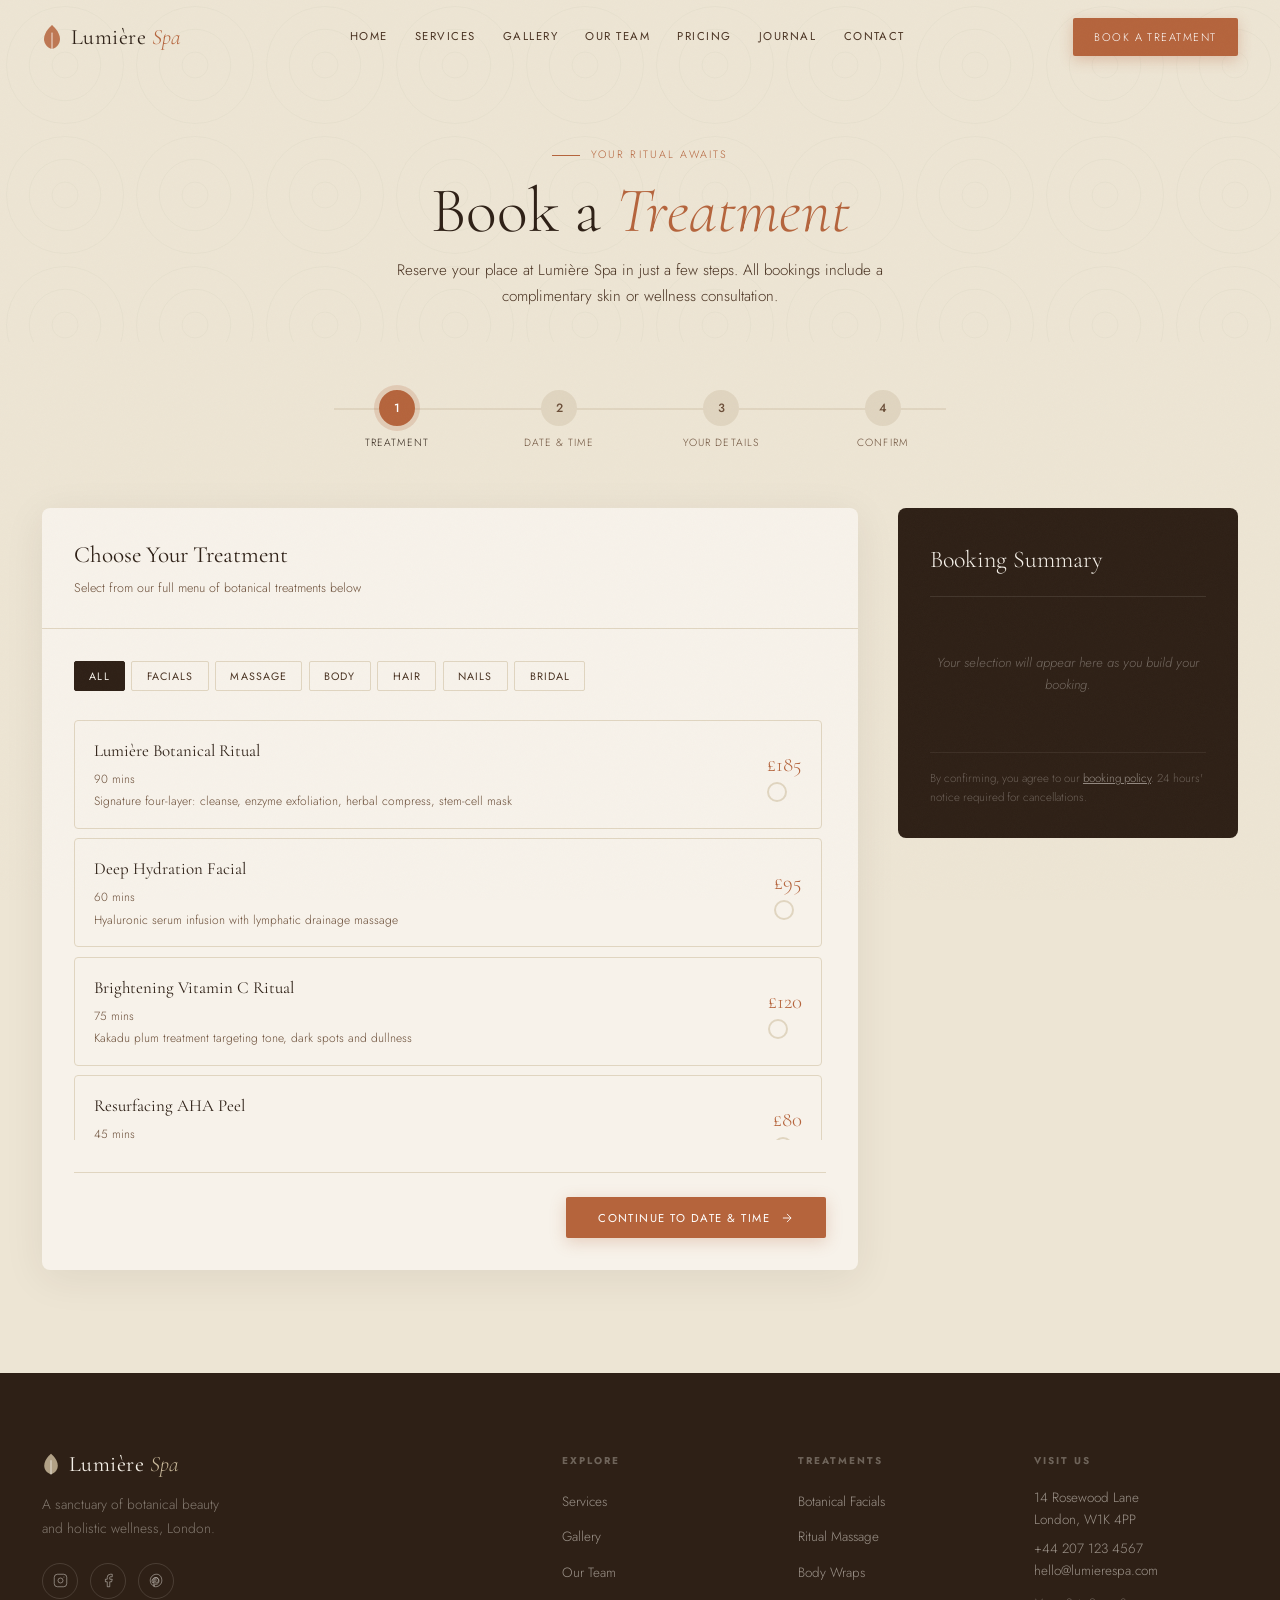
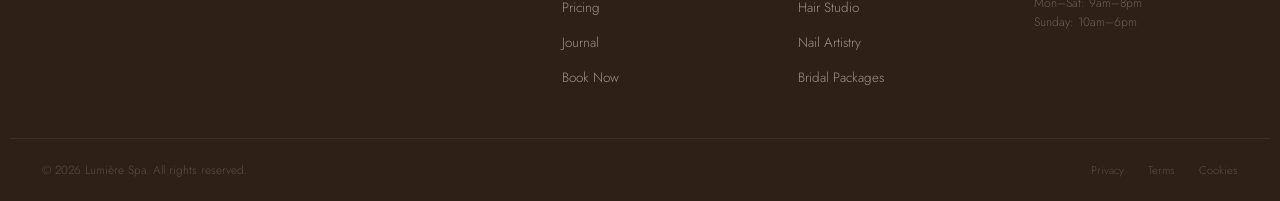
<file: booking.html>
<!DOCTYPE html>
<html lang="en">

<head>
  <meta charset="UTF-8">
  <meta name="viewport" content="width=device-width,initial-scale=1">
  <title>Book a Treatment — Lumière Spa</title>
  <link rel="stylesheet" href="style.css">
  <style>
    /* STEP INDICATOR */
    .step-bar {
      display: flex;
      align-items: center;
      max-width: 680px;
      margin: 0 auto 3rem;
      position: relative;
      padding: 0 1rem
    }

    .step-bar::before {
      content: '';
      position: absolute;
      top: 18px;
      left: calc(1rem + 18px);
      right: calc(1rem + 18px);
      height: 2px;
      background: var(--parchment);
      z-index: 0
    }

    .step-bar-fill {
      position: absolute;
      top: 18px;
      left: calc(1rem + 18px);
      height: 2px;
      background: var(--terra);
      z-index: 1;
      transition: width 0.5s var(--ease)
    }

    .step-item {
      display: flex;
      flex-direction: column;
      align-items: center;
      gap: .5rem;
      flex: 1;
      position: relative;
      z-index: 2
    }

    .step-circle {
      width: 36px;
      height: 36px;
      border-radius: 50%;
      background: var(--parchment);
      border: 2px solid var(--parchment);
      display: flex;
      align-items: center;
      justify-content: center;
      font-size: .75rem;
      font-weight: 500;
      color: var(--bark3);
      transition: .35s;
      font-family: var(--sans)
    }

    .step-item.done .step-circle {
      background: var(--moss);
      border-color: var(--moss);
      color: #fff
    }

    .step-item.active .step-circle {
      background: var(--terra);
      border-color: var(--terra);
      color: #fff;
      box-shadow: 0 0 0 5px rgba(181, 100, 60, .2)
    }

    .step-label {
      font-size: .65rem;
      letter-spacing: .1em;
      text-transform: uppercase;
      color: var(--bark3);
      transition: color .3s;
      white-space: nowrap
    }

    .step-item.active .step-label,
    .step-item.done .step-label {
      color: var(--bark)
    }

    /* LAYOUT */
    .booking-wrap {
      display: grid;
      grid-template-columns: 1fr 340px;
      gap: 2.5rem;
      align-items: start;
      padding-top: .5rem
    }

    .booking-panel {
      background: var(--cream);
      border-radius: 8px;
      box-shadow: 0 8px 40px rgba(46, 32, 22, .08);
      overflow: hidden
    }

    .bp-header {
      padding: 1.8rem 2rem;
      border-bottom: 1px solid var(--parchment);
      display: flex;
      align-items: center;
      gap: 1rem
    }

    .bp-header h3 {
      font-family: var(--serif);
      font-size: 1.45rem;
      font-weight: 400
    }

    .bp-header p {
      font-size: .78rem;
      color: var(--bark3);
      margin-top: .15rem
    }

    .bp-body {
      padding: 2rem
    }

    /* STEP 1 — TREATMENT */
    .treatment-cats {
      display: flex;
      gap: .4rem;
      flex-wrap: wrap;
      margin-bottom: 1.8rem
    }

    .tcat-btn {
      padding: .4rem .9rem;
      font-size: .67rem;
      letter-spacing: .1em;
      text-transform: uppercase;
      border: 1px solid var(--parchment);
      background: none;
      color: var(--bark2);
      border-radius: 2px;
      cursor: pointer;
      transition: .25s;
      font-family: var(--sans)
    }

    .tcat-btn:hover,
    .tcat-btn.active {
      background: var(--bark);
      border-color: var(--bark);
      color: var(--cream)
    }

    .treatment-list {
      display: flex;
      flex-direction: column;
      gap: .6rem;
      max-height: 420px;
      overflow-y: auto;
      padding-right: 4px
    }

    .treatment-list::-webkit-scrollbar {
      width: 4px
    }

    .treatment-list::-webkit-scrollbar-track {
      background: var(--cream2)
    }

    .treatment-list::-webkit-scrollbar-thumb {
      background: var(--sand);
      border-radius: 2px
    }

    .t-row {
      display: grid;
      grid-template-columns: 1fr auto;
      gap: 1rem;
      align-items: center;
      padding: 1rem 1.2rem;
      border: 1.5px solid var(--parchment);
      border-radius: 4px;
      cursor: pointer;
      transition: .25s;
      background: var(--cream)
    }

    .t-row:hover {
      border-color: var(--terra);
      background: rgba(181, 100, 60, .03)
    }

    .t-row.selected {
      border-color: var(--terra);
      background: rgba(181, 100, 60, .06)
    }

    .t-row-name {
      font-family: var(--serif);
      font-size: 1.06rem;
      font-weight: 400;
      color: var(--bark);
      transition: color .3s
    }

    .t-row:hover .t-row-name,
    .t-row.selected .t-row-name {
      color: var(--terra)
    }

    .t-row-meta {
      font-size: .74rem;
      color: var(--bark3);
      margin-top: .2rem;
      display: flex;
      gap: .8rem
    }

    .t-row-price {
      font-family: var(--serif);
      font-size: 1.3rem;
      font-weight: 300;
      color: var(--terra);
      white-space: nowrap;
      text-align: right
    }

    .t-row-dur {
      font-size: .68rem;
      color: var(--bark3);
      margin-top: .2rem;
      text-align: right
    }

    .t-row-sel {
      width: 20px;
      height: 20px;
      border-radius: 50%;
      border: 2px solid var(--parchment);
      display: flex;
      align-items: center;
      justify-content: center;
      flex-shrink: 0;
      transition: .25s;
      color: transparent
    }

    .t-row.selected .t-row-sel {
      background: var(--terra);
      border-color: var(--terra);
      color: #fff
    }

    /* STEP 2 — DATE & TIME */
    .month-nav {
      display: flex;
      justify-content: space-between;
      align-items: center;
      margin-bottom: 1.2rem
    }

    .month-nav button {
      width: 34px;
      height: 34px;
      border-radius: 50%;
      background: var(--cream2);
      border: 1px solid var(--parchment);
      color: var(--bark2);
      display: flex;
      align-items: center;
      justify-content: center;
      cursor: pointer;
      transition: .25s;
      font-family: var(--sans)
    }

    .month-nav button:hover {
      background: var(--terra);
      color: #fff;
      border-color: var(--terra)
    }

    .month-label {
      font-family: var(--serif);
      font-size: 1.2rem;
      font-weight: 400
    }

    .cal-header {
      display: grid;
      grid-template-columns: repeat(7, 1fr);
      gap: 2px;
      margin-bottom: .5rem
    }

    .cal-day-name {
      text-align: center;
      font-size: .63rem;
      letter-spacing: .1em;
      text-transform: uppercase;
      color: var(--bark3);
      padding: .4rem 0
    }

    .cal-grid {
      display: grid;
      grid-template-columns: repeat(7, 1fr);
      gap: 4px
    }

    .cal-btn {
      aspect-ratio: 1;
      display: flex;
      align-items: center;
      justify-content: center;
      border: 1px solid var(--parchment);
      border-radius: 3px;
      font-size: .8rem;
      cursor: pointer;
      transition: .25s;
      background: var(--cream);
      font-family: var(--sans)
    }

    .cal-btn:hover:not(.unavail) {
      border-color: var(--terra);
      color: var(--terra)
    }

    .cal-btn.selected {
      background: var(--terra);
      border-color: var(--terra);
      color: #fff
    }

    .cal-btn.today {
      font-weight: 600;
      color: var(--terra)
    }

    .cal-btn.unavail {
      opacity: .3;
      cursor: not-allowed;
      background: var(--cream2)
    }

    .cal-btn.empty {
      border: none;
      background: none;
      cursor: default
    }

    .time-section {
      margin-top: 1.8rem
    }

    .time-label {
      font-size: .7rem;
      letter-spacing: .14em;
      text-transform: uppercase;
      color: var(--bark3);
      margin-bottom: .8rem
    }

    .time-grid {
      display: grid;
      grid-template-columns: repeat(4, 1fr);
      gap: .5rem
    }

    .time-btn {
      padding: .55rem;
      background: var(--cream2);
      border: 1px solid var(--parchment);
      border-radius: 3px;
      font-size: .78rem;
      text-align: center;
      cursor: pointer;
      transition: .25s;
      font-family: var(--sans)
    }

    .time-btn:hover:not(.unavail) {
      border-color: var(--terra);
      color: var(--terra)
    }

    .time-btn.selected {
      background: var(--terra);
      border-color: var(--terra);
      color: #fff
    }

    .time-btn.unavail {
      opacity: .3;
      cursor: not-allowed
    }

    /* STEP 3 — DETAILS */
    .details-form {
      display: flex;
      flex-direction: column;
      gap: 1.2rem
    }

    .frow {
      display: grid;
      grid-template-columns: 1fr 1fr;
      gap: 1rem
    }

    .fgroup {
      display: flex;
      flex-direction: column;
      gap: .4rem
    }

    .flabel {
      font-size: .68rem;
      letter-spacing: .14em;
      text-transform: uppercase;
      color: var(--bark2);
      font-weight: 400
    }

    .finput,
    .fselect,
    .ftextarea {
      width: 100%;
      padding: .8rem 1rem;
      background: var(--cream2);
      border: 1px solid var(--parchment);
      border-radius: 3px;
      font-size: .87rem;
      font-weight: 300;
      color: var(--bark);
      transition: border-color .3s, background .3s;
      -webkit-appearance: none;
      appearance: none;
      font-family: var(--sans)
    }

    .finput:focus,
    .fselect:focus,
    .ftextarea:focus {
      outline: none;
      border-color: var(--terra);
      background: var(--cream)
    }

    .ftextarea {
      resize: vertical;
      min-height: 100px;
      line-height: 1.6
    }

    .extras-list {
      display: flex;
      flex-direction: column;
      gap: .5rem;
      margin-top: .3rem
    }

    .extra-item {
      display: flex;
      align-items: center;
      gap: .8rem;
      padding: .7rem;
      border: 1px solid var(--parchment);
      border-radius: 3px;
      cursor: pointer;
      transition: .25s
    }

    .extra-item:hover {
      border-color: var(--terra)
    }

    .extra-item.active {
      border-color: var(--terra);
      background: rgba(181, 100, 60, .04)
    }

    .extra-check {
      width: 20px;
      height: 20px;
      border-radius: 3px;
      border: 1.5px solid var(--parchment);
      flex-shrink: 0;
      display: flex;
      align-items: center;
      justify-content: center;
      transition: .25s
    }

    .extra-item.active .extra-check {
      background: var(--terra);
      border-color: var(--terra);
      color: #fff
    }

    .extra-name {
      font-size: .84rem;
      color: var(--bark);
      flex: 1
    }

    .extra-price {
      font-family: var(--serif);
      font-size: .95rem;
      color: var(--terra)
    }

    /* STEP 4 — CONFIRM */
    .confirm-box {
      background: linear-gradient(135deg, var(--bark) 0%, var(--bark2) 100%);
      border-radius: 6px;
      padding: 2rem;
      color: var(--cream);
      text-align: center;
      margin-bottom: 1.5rem
    }

    .confirm-icon {
      width: 64px;
      height: 64px;
      background: var(--moss);
      border-radius: 50%;
      display: flex;
      align-items: center;
      justify-content: center;
      margin: 0 auto 1.2rem
    }

    .confirm-box h3 {
      font-family: var(--serif);
      font-size: 2rem;
      font-weight: 300;
      margin-bottom: .5rem
    }

    .confirm-box p {
      font-size: .85rem;
      color: rgba(247, 242, 234, .65);
      line-height: 1.6
    }

    .confirm-details {
      display: flex;
      flex-direction: column;
      gap: .8rem
    }

    .confirm-row {
      display: flex;
      justify-content: space-between;
      align-items: flex-start;
      gap: 1rem;
      padding: .9rem 0;
      border-bottom: 1px solid var(--parchment);
      font-size: .85rem
    }

    .confirm-row:last-child {
      border-bottom: none
    }

    .confirm-key {
      color: var(--bark3);
      font-size: .7rem;
      letter-spacing: .1em;
      text-transform: uppercase
    }

    .confirm-val {
      color: var(--bark);
      font-weight: 400;
      text-align: right
    }

    .confirm-total {
      display: flex;
      justify-content: space-between;
      align-items: center;
      padding: 1rem 0;
      margin-top: .5rem;
      border-top: 2px solid var(--parchment)
    }

    .confirm-total-label {
      font-size: .8rem;
      font-weight: 500;
      letter-spacing: .08em;
      text-transform: uppercase;
      color: var(--bark)
    }

    .confirm-total-val {
      font-family: var(--serif);
      font-size: 2rem;
      font-weight: 300;
      color: var(--terra)
    }

    /* BOOKING SUMMARY (sidebar) */
    .summary-card {
      background: var(--bark);
      color: var(--cream);
      border-radius: 8px;
      padding: 2rem;
      position: sticky;
      top: calc(var(--nav) + 2rem)
    }

    .summary-title {
      font-family: var(--serif);
      font-size: 1.5rem;
      font-weight: 300;
      margin-bottom: 1.4rem;
      padding-bottom: 1rem;
      border-bottom: 1px solid rgba(247, 242, 234, .1)
    }

    .summary-item {
      display: flex;
      justify-content: space-between;
      align-items: flex-start;
      gap: .8rem;
      padding: .7rem 0;
      border-bottom: 1px solid rgba(247, 242, 234, .07);
      font-size: .83rem;
      color: rgba(247, 242, 234, .65)
    }

    .summary-item strong {
      color: var(--cream);
      font-weight: 400;
      text-align: right
    }

    .summary-total {
      display: flex;
      justify-content: space-between;
      align-items: center;
      padding: 1rem 0 0;
      margin-top: .5rem
    }

    .summary-total span {
      font-size: .8rem;
      font-weight: 500;
      text-transform: uppercase;
      letter-spacing: .1em;
      color: rgba(247, 242, 234, .55)
    }

    .summary-total-val {
      font-family: var(--serif);
      font-size: 2.2rem;
      font-weight: 300;
      color: var(--sand)
    }

    .summary-empty {
      font-size: .82rem;
      color: rgba(247, 242, 234, .35);
      font-style: italic;
      text-align: center;
      padding: 2rem 0
    }

    .summary-note {
      font-size: .72rem;
      color: rgba(247, 242, 234, .3);
      line-height: 1.6;
      margin-top: 1.5rem;
      padding-top: 1rem;
      border-top: 1px solid rgba(247, 242, 234, .07)
    }

    .summary-note a {
      color: rgba(247, 242, 234, .5);
      text-decoration: underline
    }

    .summary-note a:hover {
      color: var(--sand)
    }

    /* NAV BUTTONS */
    .booking-nav {
      display: flex;
      gap: .8rem;
      justify-content: space-between;
      margin-top: 2rem;
      padding-top: 1.5rem;
      border-top: 1px solid var(--parchment)
    }

    .booking-nav--end {
      justify-content: flex-end
    }

    .step-panel {
      display: none
    }

    .step-panel.active {
      display: block
    }

    @media(max-width:1000px) {
      .booking-wrap {
        grid-template-columns: 1fr
      }

      .summary-card {
        position: static
      }
    }

    @media(max-width:580px) {
      .frow {
        grid-template-columns: 1fr
      }

      .time-grid {
        grid-template-columns: repeat(3, 1fr)
      }
    }
  </style>
</head>

<body>
  <div id="nav-ph"></div>

  <div class="pg-hero" style="padding-bottom:2rem">
    <div class="pg-hero-inner wrap">
      <div class="label fu" style="justify-content:center">Your Ritual Awaits</div>
      <h1>Book a <em>Treatment</em></h1>
      <p>Reserve your place at Lumière Spa in just a few steps. All bookings include a complimentary skin or wellness
        consultation.</p>
    </div>
  </div>

  <main>
    <section class="sp" style="background:var(--cream2);padding-top:3rem">
      <div class="wrap">

        <!-- STEP INDICATOR -->
        <div class="step-bar" id="step-bar">
          <div class="step-bar-fill" id="step-fill" style="width:0%"></div>
          <div class="step-item active" data-step="1">
            <div class="step-circle">1</div>
            <div class="step-label">Treatment</div>
          </div>
          <div class="step-item" data-step="2">
            <div class="step-circle">2</div>
            <div class="step-label">Date & Time</div>
          </div>
          <div class="step-item" data-step="3">
            <div class="step-circle">3</div>
            <div class="step-label">Your Details</div>
          </div>
          <div class="step-item" data-step="4">
            <div class="step-circle">4</div>
            <div class="step-label">Confirm</div>
          </div>
        </div>

        <div class="booking-wrap">

          <!-- MAIN PANEL -->
          <div>
            <div class="booking-panel">

              <!-- STEP 1: CHOOSE TREATMENT -->
              <div class="step-panel active" id="panel-1">
                <div class="bp-header">
                  <div>
                    <h3>Choose Your Treatment</h3>
                    <p>Select from our full menu of botanical treatments below</p>
                  </div>
                </div>
                <div class="bp-body">
                  <div class="treatment-cats">
                    <button class="tcat-btn active" data-tcat="all">All</button>
                    <button class="tcat-btn" data-tcat="facial">Facials</button>
                    <button class="tcat-btn" data-tcat="massage">Massage</button>
                    <button class="tcat-btn" data-tcat="body">Body</button>
                    <button class="tcat-btn" data-tcat="hair">Hair</button>
                    <button class="tcat-btn" data-tcat="nails">Nails</button>
                    <button class="tcat-btn" data-tcat="bridal">Bridal</button>
                  </div>
                  <div class="treatment-list" id="treatment-list">
                    <!-- filled by JS -->
                  </div>
                  <div class="booking-nav booking-nav--end">
                    <button class="btn btn-fill" id="step1-next" disabled>Continue to Date &amp; Time <svg width="14"
                        height="14" viewBox="0 0 24 24" fill="none" stroke="currentColor" stroke-width="1.5">
                        <path d="M5 12h14M12 5l7 7-7 7" />
                      </svg></button>
                  </div>
                </div>
              </div>

              <!-- STEP 2: DATE & TIME -->
              <div class="step-panel" id="panel-2">
                <div class="bp-header">
                  <div>
                    <h3>Pick a Date & Time</h3>
                    <p>Select your preferred appointment date and time slot</p>
                  </div>
                </div>
                <div class="bp-body">
                  <div class="month-nav">
                    <button id="prev-month"><svg width="14" height="14" viewBox="0 0 24 24" fill="none"
                        stroke="currentColor" stroke-width="2">
                        <polyline points="15 18 9 12 15 6" />
                      </svg></button>
                    <div class="month-label" id="month-label"></div>
                    <button id="next-month"><svg width="14" height="14" viewBox="0 0 24 24" fill="none"
                        stroke="currentColor" stroke-width="2">
                        <polyline points="9 18 15 12 9 6" />
                      </svg></button>
                  </div>
                  <div class="cal-header">
                    <div class="cal-day-name">Sun</div>
                    <div class="cal-day-name">Mon</div>
                    <div class="cal-day-name">Tue</div>
                    <div class="cal-day-name">Wed</div>
                    <div class="cal-day-name">Thu</div>
                    <div class="cal-day-name">Fri</div>
                    <div class="cal-day-name">Sat</div>
                  </div>
                  <div class="cal-grid" id="cal-grid"></div>

                  <div class="time-section">
                    <div class="time-label">Available Times</div>
                    <div class="time-grid" id="time-grid">
                      <button class="time-btn" data-time="09:00">9:00 AM</button>
                      <button class="time-btn" data-time="09:30">9:30 AM</button>
                      <button class="time-btn unavail" data-time="10:00">10:00 AM</button>
                      <button class="time-btn" data-time="10:30">10:30 AM</button>
                      <button class="time-btn" data-time="11:00">11:00 AM</button>
                      <button class="time-btn unavail" data-time="11:30">11:30 AM</button>
                      <button class="time-btn" data-time="12:00">12:00 PM</button>
                      <button class="time-btn" data-time="13:00">1:00 PM</button>
                      <button class="time-btn unavail" data-time="13:30">1:30 PM</button>
                      <button class="time-btn" data-time="14:00">2:00 PM</button>
                      <button class="time-btn" data-time="14:30">2:30 PM</button>
                      <button class="time-btn" data-time="15:00">3:00 PM</button>
                      <button class="time-btn unavail" data-time="15:30">3:30 PM</button>
                      <button class="time-btn" data-time="16:00">4:00 PM</button>
                      <button class="time-btn" data-time="16:30">4:30 PM</button>
                      <button class="time-btn" data-time="17:00">5:00 PM</button>
                      <button class="time-btn" data-time="17:30">5:30 PM</button>
                      <button class="time-btn unavail" data-time="18:00">6:00 PM</button>
                      <button class="time-btn" data-time="18:30">6:30 PM</button>
                      <button class="time-btn" data-time="19:00">7:00 PM</button>
                    </div>
                  </div>
                  <div class="booking-nav">
                    <button class="btn btn-line" id="step2-back">← Back</button>
                    <button class="btn btn-fill" id="step2-next" disabled>Continue to Details <svg width="14"
                        height="14" viewBox="0 0 24 24" fill="none" stroke="currentColor" stroke-width="1.5">
                        <path d="M5 12h14M12 5l7 7-7 7" />
                      </svg></button>
                  </div>
                </div>
              </div>

              <!-- STEP 3: DETAILS -->
              <div class="step-panel" id="panel-3">
                <div class="bp-header">
                  <div>
                    <h3>Your Details</h3>
                    <p>Tell us about yourself and any preferences</p>
                  </div>
                </div>
                <div class="bp-body">
                  <div class="details-form">
                    <div class="frow">
                      <div class="fgroup"><label class="flabel">First Name *</label><input class="finput" id="b-fname"
                          type="text" placeholder="First name" required></div>
                      <div class="fgroup"><label class="flabel">Last Name *</label><input class="finput" id="b-lname"
                          type="text" placeholder="Last name" required></div>
                    </div>
                    <div class="frow">
                      <div class="fgroup"><label class="flabel">Email Address *</label><input class="finput"
                          id="b-email" type="email" placeholder="your@email.com" required></div>
                      <div class="fgroup"><label class="flabel">Phone Number *</label><input class="finput" id="b-phone"
                          type="tel" placeholder="+44 ___" required></div>
                    </div>
                    <div class="fgroup">
                      <label class="flabel">Therapist Preference</label>
                      <select class="fselect" id="b-therapist">
                        <option value="">No preference — any available therapist</option>
                        <option>Isabelle Laurent (Lead Aesthetician)</option>
                        <option>Maya Okafor (Massage Specialist)</option>
                        <option>Chloé Whitmore (Hair Master)</option>
                        <option>Ravi Sharma (Holistic Wellness)</option>
                        <option>Amelia Knox (Pregnancy & Body)</option>
                        <option>Sophie Durand (Nail Artist)</option>
                        <option>James Harrington (Men's Grooming)</option>
                        <option>Nina Petrova (Bridal Director)</option>
                      </select>
                    </div>
                    <div class="fgroup">
                      <label class="flabel">Skin / Health Notes</label>
                      <textarea class="ftextarea" id="b-notes"
                        placeholder="Any allergies, skin sensitivities, injuries or preferences we should know about…"></textarea>
                    </div>

                    <!-- OPTIONAL ADD-ONS -->
                    <div>
                      <div class="flabel" style="margin-bottom:.8rem">Optional Add-Ons</div>
                      <div class="extras-list">
                        <div class="extra-item" data-extra="Gua Sha Facial Lift" data-price="25">
                          <div class="extra-check"><svg width="10" height="10" viewBox="0 0 24 24" fill="none"
                              stroke="currentColor" stroke-width="2.5">
                              <polyline points="20 6 9 17 4 12" />
                            </svg></div>
                          <div class="extra-name">Gua Sha Facial Lift <span
                              style="font-size:.73rem;color:var(--bark3)">— 20 min</span></div>
                          <div class="extra-price">+£25</div>
                        </div>
                        <div class="extra-item" data-extra="LED Light Therapy" data-price="30">
                          <div class="extra-check"><svg width="10" height="10" viewBox="0 0 24 24" fill="none"
                              stroke="currentColor" stroke-width="2.5">
                              <polyline points="20 6 9 17 4 12" />
                            </svg></div>
                          <div class="extra-name">LED Light Therapy <span style="font-size:.73rem;color:var(--bark3)">—
                              20 min</span></div>
                          <div class="extra-price">+£30</div>
                        </div>
                        <div class="extra-item" data-extra="Champagne & Botanicals" data-price="28">
                          <div class="extra-check"><svg width="10" height="10" viewBox="0 0 24 24" fill="none"
                              stroke="currentColor" stroke-width="2.5">
                              <polyline points="20 6 9 17 4 12" />
                            </svg></div>
                          <div class="extra-name">Champagne & Botanicals <span
                              style="font-size:.73rem;color:var(--bark3)">— glass + fruit platter</span></div>
                          <div class="extra-price">+£28</div>
                        </div>
                        <div class="extra-item" data-extra="Scalp Massage" data-price="20">
                          <div class="extra-check"><svg width="10" height="10" viewBox="0 0 24 24" fill="none"
                              stroke="currentColor" stroke-width="2.5">
                              <polyline points="20 6 9 17 4 12" />
                            </svg></div>
                          <div class="extra-name">Scalp Massage <span style="font-size:.73rem;color:var(--bark3)">— 15
                              min botanical oil</span></div>
                          <div class="extra-price">+£20</div>
                        </div>
                      </div>
                    </div>

                    <label
                      style="display:flex;align-items:flex-start;gap:.7rem;cursor:pointer;font-size:.8rem;color:var(--bark2);font-weight:300;line-height:1.6">
                      <input type="checkbox" id="b-newclient" style="margin-top:3px;accent-color:var(--terra)">
                      This is my first visit to Lumière Spa (you'll receive a complimentary 15-min consultation)
                    </label>
                  </div>
                  <div class="booking-nav">
                    <button class="btn btn-line" id="step3-back">← Back</button>
                    <button class="btn btn-fill" id="step3-next">Review Booking <svg width="14" height="14"
                        viewBox="0 0 24 24" fill="none" stroke="currentColor" stroke-width="1.5">
                        <path d="M5 12h14M12 5l7 7-7 7" />
                      </svg></button>
                  </div>
                </div>
              </div>

              <!-- STEP 4: CONFIRM -->
              <div class="step-panel" id="panel-4">
                <div class="bp-header">
                  <div>
                    <h3>Review & Confirm</h3>
                    <p>Please check your booking details below</p>
                  </div>
                </div>
                <div class="bp-body" id="confirm-body">
                  <!-- filled by JS -->
                </div>
              </div>

              <!-- STEP 5: SUCCESS -->
              <div class="step-panel" id="panel-5">
                <div class="bp-body" style="text-align:center;padding:3rem 2rem">
                  <div
                    style="width:80px;height:80px;background:var(--moss);border-radius:50%;display:flex;align-items:center;justify-content:center;margin:0 auto 1.5rem;animation:float 3s ease-in-out infinite">
                    <svg width="38" height="38" viewBox="0 0 24 24" fill="none" stroke="white" stroke-width="1.8">
                      <polyline points="20 6 9 17 4 12" />
                    </svg>
                  </div>
                  <h2 class="h-sec" style="margin-bottom:.8rem">Booking <em>Confirmed!</em></h2>
                  <p style="font-size:.9rem;color:var(--bark2);max-width:420px;margin:0 auto 1.5rem;line-height:1.8">
                    Your treatment has been reserved. A confirmation email is on its way to <strong
                      id="success-email"></strong>. We can't wait to welcome you to Lumière.</p>
                  <div
                    style="background:var(--cream2);border-radius:6px;padding:1.5rem;margin:1.5rem auto;max-width:380px;text-align:left">
                    <div id="success-summary"
                      style="display:flex;flex-direction:column;gap:.7rem;font-size:.85rem;color:var(--bark2)"></div>
                  </div>
                  <p style="font-size:.78rem;color:var(--bark3);margin-bottom:2rem">Need to change or cancel? Call us on
                    <a href="tel:+442071234567" style="color:var(--terra)">+44 207 123 4567</a> or email <a
                      href="mailto:hello@lumierespa.com"
                      style="color:var(--terra)">hello@lumierespa.com</a>.<br>Cancellations require 24 hours' notice.
                  </p>
                  <div style="display:flex;gap:1rem;justify-content:center;flex-wrap:wrap">
                    <a href="index.html" class="btn btn-line">Return to Home</a>
                    <a href="services.html" class="btn btn-fill">Explore More Treatments <svg width="14" height="14"
                        viewBox="0 0 24 24" fill="none" stroke="currentColor" stroke-width="1.5">
                        <path d="M5 12h14M12 5l7 7-7 7" />
                      </svg></a>
                  </div>
                </div>
              </div>

            </div>
          </div>

          <!-- SUMMARY SIDEBAR -->
          <div>
            <div class="summary-card">
              <div class="summary-title">Booking Summary</div>
              <div id="summary-body">
                <div class="summary-empty">Your selection will appear here as you build your booking.</div>
              </div>
              <div class="summary-note">By confirming, you agree to our <a href="#">booking policy</a>. 24 hours' notice
                required for cancellations.</div>
            </div>
          </div>

        </div>
      </div>
    </section>
  </main>

  <div id="ft-ph"></div>
  <script src="shared.js"></script>
  <script>
    // =============================================
    // BOOKING SYSTEM DATA & LOGIC
    // =============================================

    const TREATMENTS = [
      // FACIALS
      { id: 1, cat: 'facial', name: 'Lumière Botanical Ritual', desc: 'Signature four-layer: cleanse, enzyme exfoliation, herbal compress, stem-cell mask', duration: '90 mins', price: 185 },
      { id: 2, cat: 'facial', name: 'Deep Hydration Facial', desc: 'Hyaluronic serum infusion with lymphatic drainage massage', duration: '60 mins', price: 95 },
      { id: 3, cat: 'facial', name: 'Brightening Vitamin C Ritual', desc: 'Kakadu plum treatment targeting tone, dark spots and dullness', duration: '75 mins', price: 120 },
      { id: 4, cat: 'facial', name: 'Resurfacing AHA Peel', desc: 'Lactic and glycolic acid blend with soothing botanical mask', duration: '45 mins', price: 80 },
      { id: 5, cat: 'facial', name: "Men's Botanical Facial", desc: 'Deep pore cleanse, ingrown-hair treatment, and barrier repair', duration: '60 mins', price: 90 },
      { id: 6, cat: 'facial', name: 'Express Radiance Facial', desc: 'Quick refresh: cleanse, micro-exfoliation, antioxidant mask', duration: '30 mins', price: 55 },
      // MASSAGE
      { id: 7, cat: 'massage', name: 'Swedish Botanical Massage', desc: 'Classic relaxation with warm botanical oil blend', duration: '60 mins', price: 85 },
      { id: 8, cat: 'massage', name: 'Deep Tissue Release', desc: 'Targeted deep-tissue work with hot botanical compress', duration: '90 mins', price: 140 },
      { id: 9, cat: 'massage', name: 'Hot Stone Ritual', desc: 'Volcanic basalt stones in botanical herb infusions', duration: '90 mins', price: 150 },
      { id: 10, cat: 'massage', name: 'Pregnancy Massage', desc: 'Gentle adapted massage using safe botanical oils', duration: '60 mins', price: 90 },
      { id: 11, cat: 'massage', name: 'Couples Ritual Massage', desc: 'Side-by-side massage in our private couples suite', duration: '90 mins', price: 280 },
      { id: 12, cat: 'massage', name: 'Aromatherapy Journey', desc: 'Personalised essential oil blend for your wellness goals', duration: '75 mins', price: 115 },
      // BODY
      { id: 13, cat: 'body', name: 'Seaweed Mineral Wrap', desc: 'Atlantic seaweed wrap reducing puffiness and hydrating deeply', duration: '75 mins', price: 130 },
      { id: 14, cat: 'body', name: 'Volcanic Clay Detox Wrap', desc: 'Bentonite clay wrap with warming spices to draw impurities', duration: '75 mins', price: 125 },
      { id: 15, cat: 'body', name: 'Botanical Sugar Scrub', desc: 'Full-body exfoliation with rosehip oil and botanical extracts', duration: '45 mins', price: 75 },
      { id: 16, cat: 'body', name: 'Coffee & Coconut Body Polish', desc: 'Arabica coffee grounds, coconut oil and vanilla — smooth and firm', duration: '45 mins', price: 70 },
      // HAIR
      { id: 17, cat: 'hair', name: 'Signature Cut & Blow-Dry', desc: 'Precision cut and full botanical blow-dry with heat protection', duration: '60–90 mins', price: 75 },
      { id: 18, cat: 'hair', name: 'Organic Colour', desc: 'Ammonia-free, PPD-free organic colour with botanical mask', duration: '90–150 mins', price: 90 },
      { id: 19, cat: 'hair', name: 'Botanical Keratin Treatment', desc: 'Formaldehyde-free smoothing for frizz-free glossy hair', duration: '120 mins', price: 185 },
      { id: 20, cat: 'hair', name: 'Scalp Revival Ritual', desc: 'Scalp analysis, treatment mask and restorative massage', duration: '60 mins', price: 95 },
      // NAILS
      { id: 21, cat: 'nails', name: 'Botanical Manicure', desc: 'Shaping, cuticle care, hand scrub, oil soak, massage, polish', duration: '45 mins', price: 50 },
      { id: 22, cat: 'nails', name: 'Botanical Pedicure', desc: 'Botanical foot soak, callus removal, leg massage and colour', duration: '60 mins', price: 65 },
      { id: 23, cat: 'nails', name: 'Gel Manicure', desc: 'Long-lasting gel polish in 200+ colours with full manicure', duration: '60 mins', price: 65 },
      { id: 24, cat: 'nails', name: 'Nail Art Session', desc: 'Bespoke nail art from botanical motifs to 3D embellishments', duration: '75 mins', price: 85 },
      { id: 25, cat: 'nails', name: 'Mani & Pedi Duo', desc: 'Complete manicure and pedicure at a combined price', duration: '100 mins', price: 105 },
      // BRIDAL
      { id: 26, cat: 'bridal', name: 'The Lumière Bride', desc: '3 facials + body wrap + hair styling + wedding-day makeup', duration: 'Multiple sessions', price: 650 },
      { id: 27, cat: 'bridal', name: 'Pre-Wedding Skin Programme', desc: '6-week bespoke skin plan with monthly facials and home kit', duration: '6 weeks', price: 380 },
      { id: 28, cat: 'bridal', name: 'Morning-of Spa Morning', desc: 'Champagne breakfast + facial + hair and makeup in private suite', duration: '4 hours', price: 295 },
    ];

    let booking = { treatment: null, date: null, time: null, extras: [], step: 1 };
    let currentMonth = new Date(); currentMonth.setDate(1);

    // RENDER TREATMENTS
    function renderTreatments(cat = 'all') {
      const list = document.getElementById('treatment-list');
      const filtered = cat === 'all' ? TREATMENTS : TREATMENTS.filter(t => t.cat === cat);
      list.innerHTML = filtered.map(t => `
    <div class="t-row${booking.treatment && booking.treatment.id === t.id ? ' selected' : ''}" data-id="${t.id}">
      <div>
        <div class="t-row-name">${t.name}</div>
        <div class="t-row-meta"><span>${t.duration}</span></div>
        <div style="font-size:.75rem;color:var(--bark3);margin-top:.15rem">${t.desc}</div>
      </div>
      <div style="text-align:right">
        <div class="t-row-price">£${t.price}</div>
        <div class="t-row-sel"><svg width="10" height="10" viewBox="0 0 24 24" fill="none" stroke="currentColor" stroke-width="2.5"><polyline points="20 6 9 17 4 12"/></svg></div>
      </div>
    </div>`).join('');
      list.querySelectorAll('.t-row').forEach(row => {
        row.addEventListener('click', () => {
          booking.treatment = TREATMENTS.find(t => t.id === parseInt(row.dataset.id));
          list.querySelectorAll('.t-row').forEach(r => r.classList.remove('selected'));
          row.classList.add('selected');
          document.getElementById('step1-next').disabled = false;
          updateSummary();
        });
      });
    }

    // CALENDAR
    function renderCalendar() {
      const months = ['January', 'February', 'March', 'April', 'May', 'June', 'July', 'August', 'September', 'October', 'November', 'December'];
      document.getElementById('month-label').textContent = `${months[currentMonth.getMonth()]} ${currentMonth.getFullYear()}`;
      const grid = document.getElementById('cal-grid');
      const today = new Date(); today.setHours(0, 0, 0, 0);
      const first = new Date(currentMonth.getFullYear(), currentMonth.getMonth(), 1);
      const lastDay = new Date(currentMonth.getFullYear(), currentMonth.getMonth() + 1, 0).getDate();
      const startDay = first.getDay();
      let html = '';
      for (let i = 0; i < startDay; i++) html += `<button class="cal-btn empty"></button>`;
      for (let d = 1; d <= lastDay; d++) {
        const dt = new Date(currentMonth.getFullYear(), currentMonth.getMonth(), d);
        const isPast = dt < today;
        const isSun = dt.getDay() === 0;
        const isToday = dt.toDateString() === today.toDateString();
        const isSel = booking.date && booking.date === dt.toDateString();
        const cls = `cal-btn${isPast || isSun ? ' unavail' : ''}${isToday ? ' today' : ''}${isSel ? ' selected' : ''}`;
        html += `<button class="${cls}" data-date="${dt.toDateString()}"${isPast || isSun ? ' disabled' : ''}>${d}</button>`;
      }
      grid.innerHTML = html;
      grid.querySelectorAll('.cal-btn:not(.unavail):not(.empty)').forEach(btn => {
        btn.addEventListener('click', () => {
          booking.date = btn.dataset.date;
          grid.querySelectorAll('.cal-btn').forEach(b => b.classList.remove('selected'));
          btn.classList.add('selected');
          randomiseTimeslots();
          updateSummary();
          checkStep2();
        });
      });
    }

    function randomiseTimeslots() {
      document.querySelectorAll('.time-btn:not(.unavail)').forEach(btn => {
        btn.classList.remove('selected');
        if (Math.random() < .25) { btn.classList.add('unavail'); }
        else { btn.classList.remove('unavail'); }
      });
    }

    function checkStep2() {
      document.getElementById('step2-next').disabled = !(booking.date && booking.time);
    }

    // TIME BUTTONS
    document.querySelectorAll('.time-btn').forEach(btn => {
      btn.addEventListener('click', () => {
        if (btn.classList.contains('unavail')) return;
        document.querySelectorAll('.time-btn').forEach(b => b.classList.remove('selected'));
        btn.classList.add('selected');
        booking.time = btn.dataset.time;
        updateSummary();
        checkStep2();
      });
    });

    // ADD-ONS
    document.querySelectorAll('.extra-item').forEach(item => {
      item.addEventListener('click', () => {
        item.classList.toggle('active');
        const name = item.dataset.extra, price = parseInt(item.dataset.price);
        if (item.classList.contains('active')) {
          booking.extras.push({ name, price });
        } else {
          booking.extras = booking.extras.filter(e => e.name !== name);
        }
        updateSummary();
      });
    });

    // SUMMARY
    function updateSummary() {
      const body = document.getElementById('summary-body');
      if (!booking.treatment) { body.innerHTML = '<div class="summary-empty">Your selection will appear here as you build your booking.</div>'; return; }
      let extrasTotal = booking.extras.reduce((s, e) => s + e.price, 0);
      let total = booking.treatment.price + extrasTotal;
      let html = `
    <div class="summary-item"><span>Treatment</span><strong>${booking.treatment.name}</strong></div>
    <div class="summary-item"><span>Duration</span><strong>${booking.treatment.duration}</strong></div>
    <div class="summary-item"><span>Price</span><strong>£${booking.treatment.price}</strong></div>`;
      if (booking.date) html += `<div class="summary-item"><span>Date</span><strong>${booking.date}</strong></div>`;
      if (booking.time) { const [h, m] = booking.time.split(':'); const hh = parseInt(h); html += `<div class="summary-item"><span>Time</span><strong>${hh > 12 ? hh - 12 : hh}:${m} ${hh >= 12 ? 'PM' : 'AM'}</strong></div>`; }
      booking.extras.forEach(e => { html += `<div class="summary-item"><span>${e.name}</span><strong>+£${e.price}</strong></div>`; });
      html += `<div class="summary-total"><span>Total</span><div class="summary-total-val">£${total}</div></div>`;
      body.innerHTML = html;
    }

    // TREATMENT CATEGORY FILTER
    document.querySelectorAll('.tcat-btn').forEach(btn => {
      btn.addEventListener('click', () => {
        document.querySelectorAll('.tcat-btn').forEach(b => b.classList.remove('active'));
        btn.classList.add('active');
        renderTreatments(btn.dataset.tcat);
      });
    });

    // MONTH NAV
    document.getElementById('prev-month').addEventListener('click', () => {
      const prev = new Date(currentMonth); prev.setMonth(prev.getMonth() - 1);
      const today = new Date(); today.setDate(1); today.setHours(0, 0, 0, 0);
      if (prev >= today) { currentMonth = prev; renderCalendar(); }
    });
    document.getElementById('next-month').addEventListener('click', () => {
      currentMonth.setMonth(currentMonth.getMonth() + 1); renderCalendar();
    });

    // STEP NAVIGATION
    function goToStep(n) {
      booking.step = n;
      document.querySelectorAll('.step-panel').forEach(p => p.classList.remove('active'));
      document.getElementById(`panel-${n}`).classList.add('active');
      // Update step bar
      document.querySelectorAll('.step-item').forEach(item => {
        const s = parseInt(item.dataset.step);
        item.classList.remove('active', 'done');
        if (s === n) item.classList.add('active');
        if (s < n) item.classList.add('done');
        item.querySelector('.step-circle').innerHTML = s < n
          ? `<svg width="12" height="12" viewBox="0 0 24 24" fill="none" stroke="white" stroke-width="2.5"><polyline points="20 6 9 17 4 12"/></svg>`
          : s;
      });
      const fills = [0, 0, 33, 66, 100];
      document.getElementById('step-fill').style.width = fills[n - 1] + '%';
      window.scrollTo({ top: 0, behavior: 'smooth' });
    }

    document.getElementById('step1-next').addEventListener('click', () => goToStep(2));
    document.getElementById('step2-back').addEventListener('click', () => goToStep(1));
    document.getElementById('step2-next').addEventListener('click', () => goToStep(3));
    document.getElementById('step3-back').addEventListener('click', () => goToStep(2));
    document.getElementById('step3-next').addEventListener('click', () => {
      const fname = document.getElementById('b-fname').value.trim();
      const email = document.getElementById('b-email').value.trim();
      const phone = document.getElementById('b-phone').value.trim();
      if (!fname || !email || !phone) {
        if (!fname) document.getElementById('b-fname').style.borderColor = 'var(--terra)';
        if (!email) document.getElementById('b-email').style.borderColor = 'var(--terra)';
        if (!phone) document.getElementById('b-phone').style.borderColor = 'var(--terra)';
        return;
      }
      booking.name = fname + ' ' + document.getElementById('b-lname').value.trim();
      booking.email = email;
      booking.phone = phone;
      booking.therapist = document.getElementById('b-therapist').value || 'No preference';
      booking.notes = document.getElementById('b-notes').value;
      renderConfirm();
      goToStep(4);
    });

    function renderConfirm() {
      let extrasTotal = booking.extras.reduce((s, e) => s + e.price, 0);
      let total = booking.treatment.price + extrasTotal;
      const body = document.getElementById('confirm-body');
      let extrasHtml = booking.extras.map(e => `<div class="confirm-row"><div class="confirm-key">Add-On</div><div class="confirm-val">${e.name} <span style="color:var(--terra)">+£${e.price}</span></div></div>`).join('');
      body.innerHTML = `
    <div class="confirm-box">
      <div class="confirm-icon"><svg width="32" height="32" viewBox="0 0 24 24" fill="none" stroke="white" stroke-width="1.5"><path d="M12 22s8-4 8-10V5l-8-3-8 3v7c0 6 8 10 8 10z"/></svg></div>
      <h3>Almost there!</h3>
      <p>Review your booking details below and confirm when you're ready.</p>
    </div>
    <div class="confirm-details">
      <div class="confirm-row"><div class="confirm-key">Client</div><div class="confirm-val">${booking.name}</div></div>
      <div class="confirm-row"><div class="confirm-key">Email</div><div class="confirm-val">${booking.email}</div></div>
      <div class="confirm-row"><div class="confirm-key">Phone</div><div class="confirm-val">${booking.phone}</div></div>
      <div class="confirm-row"><div class="confirm-key">Treatment</div><div class="confirm-val">${booking.treatment.name}</div></div>
      <div class="confirm-row"><div class="confirm-key">Duration</div><div class="confirm-val">${booking.treatment.duration}</div></div>
      <div class="confirm-row"><div class="confirm-key">Date</div><div class="confirm-val">${booking.date || '—'}</div></div>
      <div class="confirm-row"><div class="confirm-key">Time</div><div class="confirm-val">${booking.time || '—'}</div></div>
      <div class="confirm-row"><div class="confirm-key">Therapist</div><div class="confirm-val">${booking.therapist}</div></div>
      ${extrasHtml}
      ${booking.notes ? `<div class="confirm-row"><div class="confirm-key">Notes</div><div class="confirm-val" style="font-size:.82rem">${booking.notes}</div></div>` : ''}
    </div>
    <div class="confirm-total"><div class="confirm-total-label">Total</div><div class="confirm-total-val">£${total}</div></div>
    <div class="booking-nav">
      <button class="btn btn-line" onclick="goToStep(3)">← Edit Details</button>
      <button class="btn btn-fill" id="confirm-btn">Confirm Booking <svg width="14" height="14" viewBox="0 0 24 24" fill="none" stroke="currentColor" stroke-width="1.5"><path d="M5 12h14M12 5l7 7-7 7"/></svg></button>
    </div>`;
      document.getElementById('confirm-btn').addEventListener('click', () => {
        const btn = document.getElementById('confirm-btn');
        btn.textContent = 'Confirming…'; btn.disabled = true;
        setTimeout(() => {
          document.getElementById('success-email').textContent = booking.email;
          const s = document.getElementById('success-summary');
          let extrasTotal = booking.extras.reduce((a, e) => a + e.price, 0);
          s.innerHTML = `
        <div><strong>Treatment:</strong> ${booking.treatment.name}</div>
        <div><strong>Date:</strong> ${booking.date || '—'} at ${booking.time || '—'}</div>
        <div><strong>Therapist:</strong> ${booking.therapist}</div>
        <div><strong>Total Paid:</strong> £${booking.treatment.price + extrasTotal}</div>`;
          goToStep(5);
          document.querySelector('.step-bar').style.display = 'none';
        }, 1600);
      });
    }

    // INIT
    document.addEventListener('DOMContentLoaded', () => {
      renderTreatments();
      renderCalendar();
    });
  </script>
</body>

</html>
</file>
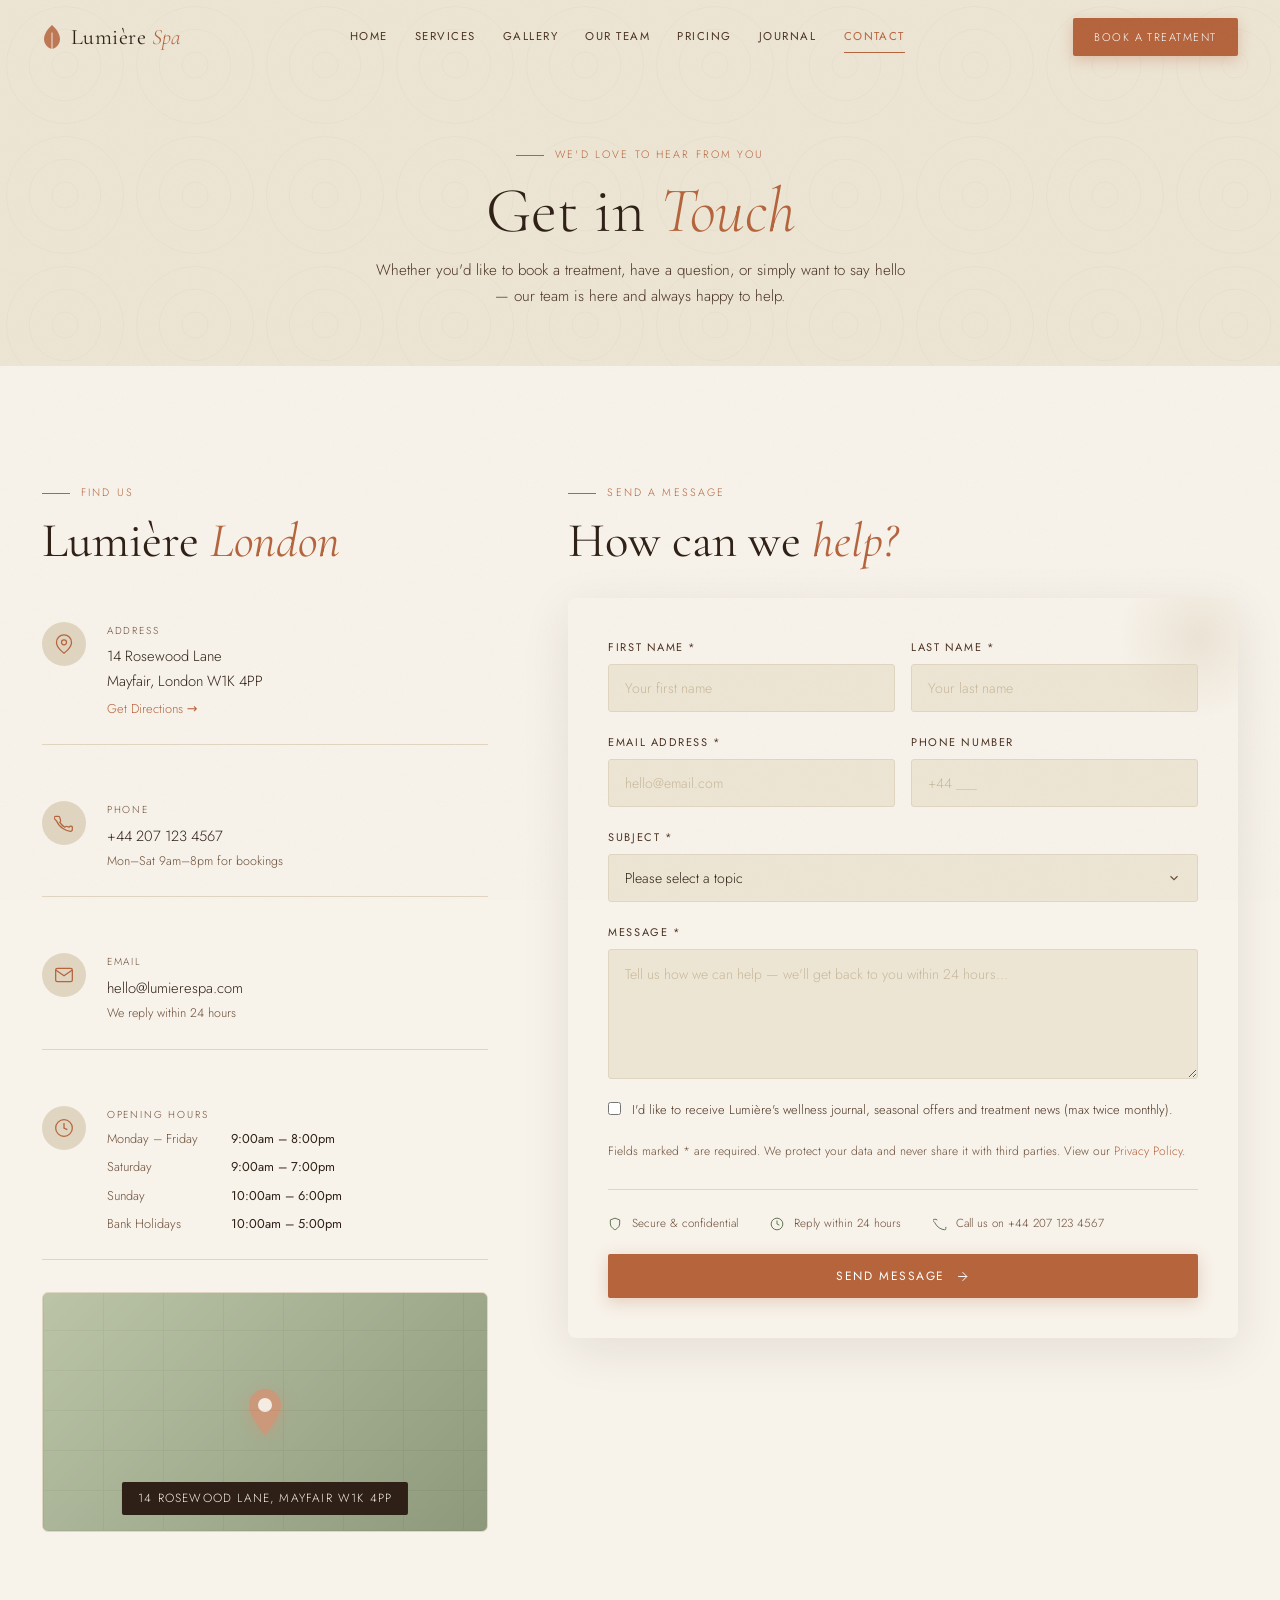
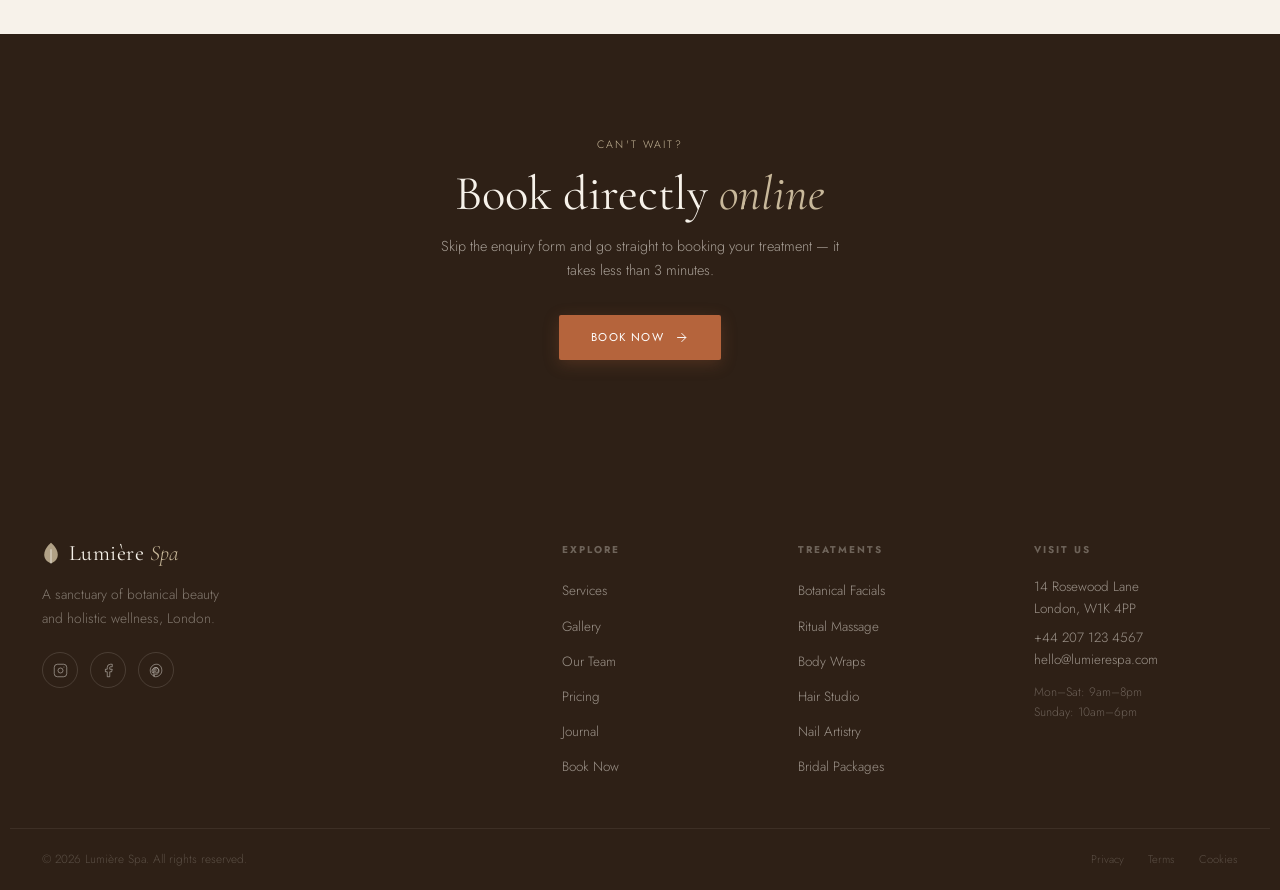
<file: contact.html>
<!DOCTYPE html>
<html lang="en">
<head>
<meta charset="UTF-8"><meta name="viewport" content="width=device-width,initial-scale=1">
<title>Contact — Lumière Spa</title>
<link rel="stylesheet" href="style.css">
<style>
.contact-layout{display:grid;grid-template-columns:1fr 1.5fr;gap:5rem;align-items:start;padding-top:1rem}
.contact-sticky{position:sticky;top:calc(var(--nav) + 2rem)}

/* INFO ITEMS */
.cinfo-item{display:flex;gap:1.3rem;padding:1.5rem 0;border-bottom:1px solid var(--parchment)}
.cinfo-item:first-child{padding-top:0}
.cinfo-item:last-child{border-bottom:none}
.cinfo-ico{width:44px;height:44px;background:var(--parchment);border-radius:50%;display:flex;align-items:center;justify-content:center;color:var(--terra);flex-shrink:0;transition:background .3s,transform .3s}
.cinfo-item:hover .cinfo-ico{background:var(--terra);color:#fff;transform:scale(1.1)}
.cinfo-lbl{font-size:.63rem;letter-spacing:.18em;text-transform:uppercase;color:var(--bark3);margin-bottom:.35rem}
.cinfo-val{font-size:.92rem;color:var(--bark);line-height:1.65}
.cinfo-val a:hover{color:var(--terra)}

/* HOURS */
.hours-grid{display:grid;grid-template-columns:1fr 1fr;gap:.4rem .8rem;margin-top:.3rem}
.hday{font-size:.8rem;color:var(--bark3)}
.htime{font-size:.8rem;color:var(--bark);font-weight:400}

/* MAP */
.map-wrap{width:100%;height:240px;border-radius:6px;overflow:hidden;margin-top:2rem;border:1px solid var(--parchment);position:relative;background:var(--cream2);display:flex;align-items:center;justify-content:center}
.map-inner{background:linear-gradient(135deg,var(--sage) 0%,var(--moss) 100%);width:100%;height:100%;display:flex;flex-direction:column;align-items:center;justify-content:center;gap:.8rem;opacity:.6}
.map-pin-icon{animation:float2 3s ease-in-out infinite;color:var(--terra);filter:drop-shadow(0 4px 8px rgba(181,100,60,.5))}
@keyframes float2{0%,100%{transform:translateY(0)}50%{transform:translateY(-8px)}}
.map-label{position:absolute;bottom:1rem;left:50%;transform:translateX(-50%);background:var(--bark);color:var(--cream);padding:.4rem 1rem;border-radius:2px;font-size:.74rem;letter-spacing:.1em;text-transform:uppercase;white-space:nowrap}
.map-grid-lines{position:absolute;inset:0;opacity:.08;background-image:repeating-linear-gradient(0deg,var(--bark) 0 1px,transparent 1px 40px),repeating-linear-gradient(90deg,var(--bark) 0 1px,transparent 1px 60px)}

/* FORM */
.cform{background:var(--cream);padding:2.5rem;border-radius:8px;box-shadow:0 12px 50px rgba(46,32,22,.09);display:flex;flex-direction:column;gap:1.3rem;position:relative;overflow:hidden}
.cform::before{content:'';position:absolute;top:-40px;right:-40px;width:160px;height:160px;border-radius:50%;background:radial-gradient(circle,var(--parchment),transparent 70%);opacity:.5;pointer-events:none}
.frow{display:grid;grid-template-columns:1fr 1fr;gap:1rem}
.fgroup{display:flex;flex-direction:column;gap:.45rem}
.flabel{font-size:.69rem;letter-spacing:.14em;text-transform:uppercase;color:var(--bark2);font-weight:400}
.finput,.fselect,.ftextarea{width:100%;padding:.82rem 1rem;background:var(--cream2);border:1px solid var(--parchment);border-radius:3px;font-size:.88rem;font-weight:300;color:var(--bark);transition:border-color .3s,background .3s,box-shadow .3s;-webkit-appearance:none;appearance:none}
.finput:focus,.fselect:focus,.ftextarea:focus{outline:none;border-color:var(--terra);background:var(--cream);box-shadow:0 0 0 3px rgba(181,100,60,.1)}
.finput::placeholder,.ftextarea::placeholder{color:var(--sand)}
.ftextarea{resize:vertical;min-height:130px;line-height:1.65}
.fselect{cursor:pointer;background-image:url("data:image/svg+xml,%3Csvg xmlns='http://www.w3.org/2000/svg' width='14' height='14' viewBox='0 0 24 24' fill='none' stroke='%236B4E38' stroke-width='2'%3E%3Cpolyline points='6 9 12 15 18 9'/%3E%3C/svg%3E");background-repeat:no-repeat;background-position:right 1rem center}
.fnote{font-size:.75rem;color:var(--bark3);line-height:1.5}
.form-success{display:none;text-align:center;padding:2rem 1rem}
.form-success-icon{width:60px;height:60px;background:var(--moss);border-radius:50%;display:flex;align-items:center;justify-content:center;margin:0 auto 1rem;color:#fff}
.form-success h4{font-family:var(--serif);font-size:1.6rem;font-weight:400;margin-bottom:.5rem}
.form-success p{font-size:.85rem;color:var(--bark2)}

/* TRUST BADGES */
.trust-row{display:flex;gap:2rem;flex-wrap:wrap;padding-top:1.5rem;border-top:1px solid var(--parchment);margin-top:.5rem}
.trust-item{display:flex;align-items:center;gap:.6rem;font-size:.73rem;color:var(--bark3)}
.trust-item svg{color:var(--moss);flex-shrink:0}

@media(max-width:1000px){.contact-layout{grid-template-columns:1fr;gap:3rem}.contact-sticky{position:static}}
@media(max-width:480px){.frow{grid-template-columns:1fr}}
</style>
</head>
<body>
<div id="nav-ph"></div>

<div class="pg-hero">
  <div class="pg-hero-inner wrap">
    <div class="label fu" style="justify-content:center">We'd Love to Hear From You</div>
    <h1>Get in <em>Touch</em></h1>
    <p>Whether you'd like to book a treatment, have a question, or simply want to say hello — our team is here and always happy to help.</p>
  </div>
</div>

<main>
<section class="sp" style="background:var(--cream)">
<div class="wrap">
  <div class="contact-layout">

    <!-- LEFT: INFO -->
    <div class="contact-sticky">
      <div class="label fu">Find Us</div>
      <h2 class="h-sec fu" style="margin-bottom:1.8rem">Lumière <em>London</em></h2>

      <div class="cinfo-item fu">
        <div class="cinfo-ico"><svg width="20" height="20" viewBox="0 0 24 24" fill="none" stroke="currentColor" stroke-width="1.5"><path d="M21 10c0 7-9 13-9 13s-9-6-9-13a9 9 0 0118 0z"/><circle cx="12" cy="10" r="3"/></svg></div>
        <div>
          <div class="cinfo-lbl">Address</div>
          <div class="cinfo-val">14 Rosewood Lane<br>Mayfair, London W1K 4PP<br><a href="https://maps.google.com" target="_blank" style="color:var(--terra);font-size:.8rem;margin-top:.3rem;display:inline-block">Get Directions →</a></div>
        </div>
      </div>

      <div class="cinfo-item fu">
        <div class="cinfo-ico"><svg width="20" height="20" viewBox="0 0 24 24" fill="none" stroke="currentColor" stroke-width="1.5"><path d="M22 16.92v3a2 2 0 01-2.18 2 19.79 19.79 0 01-8.63-3.07A19.5 19.5 0 013.07 9.69 19.79 19.79 0 01.1 6.12 2 2 0 012.11 4h3a2 2 0 012 1.72 12.84 12.84 0 00.7 2.81 2 2 0 01-.45 2.11L6.91 11a16 16 0 006.06 6.06l.42-.42a2 2 0 012.11-.45 12.84 12.84 0 002.81.7A2 2 0 0122 16.92z"/></svg></div>
        <div>
          <div class="cinfo-lbl">Phone</div>
          <div class="cinfo-val"><a href="tel:+442071234567">+44 207 123 4567</a><br><span style="font-size:.78rem;color:var(--bark3)">Mon–Sat 9am–8pm for bookings</span></div>
        </div>
      </div>

      <div class="cinfo-item fu">
        <div class="cinfo-ico"><svg width="20" height="20" viewBox="0 0 24 24" fill="none" stroke="currentColor" stroke-width="1.5"><path d="M4 4h16c1.1 0 2 .9 2 2v12c0 1.1-.9 2-2 2H4c-1.1 0-2-.9-2-2V6c0-1.1.9-2 2-2z"/><polyline points="22,6 12,13 2,6"/></svg></div>
        <div>
          <div class="cinfo-lbl">Email</div>
          <div class="cinfo-val"><a href="mailto:hello@lumierespa.com">hello@lumierespa.com</a><br><span style="font-size:.78rem;color:var(--bark3)">We reply within 24 hours</span></div>
        </div>
      </div>

      <div class="cinfo-item fu">
        <div class="cinfo-ico"><svg width="20" height="20" viewBox="0 0 24 24" fill="none" stroke="currentColor" stroke-width="1.5"><circle cx="12" cy="12" r="10"/><polyline points="12 6 12 12 16 14"/></svg></div>
        <div>
          <div class="cinfo-lbl">Opening Hours</div>
          <div class="hours-grid">
            <span class="hday">Monday – Friday</span><span class="htime">9:00am – 8:00pm</span>
            <span class="hday">Saturday</span><span class="htime">9:00am – 7:00pm</span>
            <span class="hday">Sunday</span><span class="htime">10:00am – 6:00pm</span>
            <span class="hday">Bank Holidays</span><span class="htime">10:00am – 5:00pm</span>
          </div>
        </div>
      </div>

      <!-- MAP -->
      <div class="map-wrap fu">
        <div class="map-grid-lines"></div>
        <div class="map-inner">
          <svg class="map-pin-icon" width="40" height="50" viewBox="0 0 40 50" fill="none">
            <path d="M20 2C11.2 2 4 9.2 4 18C4 30 20 48 20 48C20 48 36 30 36 18C36 9.2 28.8 2 20 2Z" fill="currentColor"/>
            <circle cx="20" cy="18" r="7" fill="white" opacity=".9"/>
          </svg>
        </div>
        <div class="map-label">14 Rosewood Lane, Mayfair W1K 4PP</div>
      </div>
    </div>

    <!-- RIGHT: FORM -->
    <div class="fu">
      <div class="label">Send a Message</div>
      <h2 class="h-sec" style="margin-bottom:1.8rem">How can we <em>help?</em></h2>

      <div class="cform" id="contact-form-wrap">
        <div id="form-fields">
          <div style="display:flex;flex-direction:column;gap:1.3rem">
            <div class="frow">
              <div class="fgroup">
                <label class="flabel" for="fname">First Name *</label>
                <input class="finput" id="fname" type="text" placeholder="Your first name" required>
              </div>
              <div class="fgroup">
                <label class="flabel" for="lname">Last Name *</label>
                <input class="finput" id="lname" type="text" placeholder="Your last name" required>
              </div>
            </div>
            <div class="frow">
              <div class="fgroup">
                <label class="flabel" for="femail">Email Address *</label>
                <input class="finput" id="femail" type="email" placeholder="hello@email.com" required>
              </div>
              <div class="fgroup">
                <label class="flabel" for="fphone">Phone Number</label>
                <input class="finput" id="fphone" type="tel" placeholder="+44 ___">
              </div>
            </div>
            <div class="fgroup">
              <label class="flabel" for="fsubject">Subject *</label>
              <select class="fselect" id="fsubject">
                <option value="" disabled selected>Please select a topic</option>
                <option>Book a Treatment</option>
                <option>Membership Enquiry</option>
                <option>Bridal Package Enquiry</option>
                <option>Gift Card Purchase</option>
                <option>Product Recommendation</option>
                <option>Careers at Lumière</option>
                <option>Press & Media</option>
                <option>Other Enquiry</option>
              </select>
            </div>
            <div class="fgroup">
              <label class="flabel" for="fmsg">Message *</label>
              <textarea class="ftextarea" id="fmsg" placeholder="Tell us how we can help — we'll get back to you within 24 hours…" required></textarea>
            </div>
            <div class="fgroup">
              <label style="display:flex;align-items:flex-start;gap:.65rem;cursor:pointer;font-size:.8rem;color:var(--bark2);font-weight:300">
                <input type="checkbox" id="foptin" style="margin-top:3px;accent-color:var(--terra)">
                I'd like to receive Lumière's wellness journal, seasonal offers and treatment news (max twice monthly).
              </label>
            </div>
            <p class="fnote">Fields marked * are required. We protect your data and never share it with third parties. View our <a href="#" style="color:var(--terra)">Privacy Policy</a>.</p>
            <div class="trust-row">
              <div class="trust-item"><svg width="14" height="14" viewBox="0 0 24 24" fill="none" stroke="currentColor" stroke-width="1.5"><path d="M12 22s8-4 8-10V5l-8-3-8 3v7c0 6 8 10 8 10z"/></svg>Secure & confidential</div>
              <div class="trust-item"><svg width="14" height="14" viewBox="0 0 24 24" fill="none" stroke="currentColor" stroke-width="1.5"><circle cx="12" cy="12" r="10"/><polyline points="12 6 12 12 16 14"/></svg>Reply within 24 hours</div>
              <div class="trust-item"><svg width="14" height="14" viewBox="0 0 24 24" fill="none" stroke="currentColor" stroke-width="1.5"><path d="M22 16.92v3a2 2 0 01-2.18 2 19.79 19.79 0 01-8.63-3.07A19.5 19.5 0 013.07 9.69 19.79 19.79 0 01.1 6.12 2 2 0 012.11 4h3a2 2 0 012 1.72"/></svg>Call us on +44 207 123 4567</div>
            </div>
            <button class="btn btn-fill" id="form-submit" style="justify-content:center;font-size:.75rem">
              Send Message <svg width="15" height="15" viewBox="0 0 24 24" fill="none" stroke="currentColor" stroke-width="1.5"><path d="M5 12h14M12 5l7 7-7 7"/></svg>
            </button>
          </div>
        </div>
        <div class="form-success" id="form-success">
          <div class="form-success-icon"><svg width="28" height="28" viewBox="0 0 24 24" fill="none" stroke="white" stroke-width="2"><polyline points="20 6 9 17 4 12"/></svg></div>
          <h4>Message Sent!</h4>
          <p>Thank you for reaching out to Lumière Spa. We'll be in touch within 24 hours. In the meantime, you can reach us by phone on +44 207 123 4567.</p>
        </div>
      </div>
    </div>

  </div>
</div>
</section>

<!-- BOTTOM CTA -->
<section class="sp bg-dark text-center">
  <div class="wrap-sm">
    <div class="label fu" style="justify-content:center">Can't Wait?</div>
    <h2 class="h-sec fu">Book directly <em>online</em></h2>
    <p class="fu" style="color:rgba(247,242,234,.6);font-size:.9rem;margin:.8rem auto 2rem;max-width:400px">Skip the enquiry form and go straight to booking your treatment — it takes less than 3 minutes.</p>
    <a href="booking.html" class="btn btn-fill fu">Book Now <svg width="15" height="15" viewBox="0 0 24 24" fill="none" stroke="currentColor" stroke-width="1.5"><path d="M5 12h14M12 5l7 7-7 7"/></svg></a>
  </div>
</section>

</main>
<div id="ft-ph"></div>
<script src="shared.js"></script>
<script>
document.addEventListener('DOMContentLoaded',()=>{
  const btn=document.getElementById('form-submit');
  const fields=document.getElementById('form-fields');
  const success=document.getElementById('form-success');
  if(!btn) return;
  btn.addEventListener('click',()=>{
    const fname=document.getElementById('fname').value.trim();
    const femail=document.getElementById('femail').value.trim();
    const fsubject=document.getElementById('fsubject').value;
    const fmsg=document.getElementById('fmsg').value.trim();
    if(!fname||!femail||!fsubject||!fmsg){
      [document.getElementById('fname'),document.getElementById('femail'),document.getElementById('fsubject'),document.getElementById('fmsg')].forEach(el=>{
        if(!el.value.trim()){el.style.borderColor='var(--terra)';el.style.background='rgba(181,100,60,.05)';}
        else{el.style.borderColor='';el.style.background='';}
      });
      return;
    }
    btn.textContent='Sending…';
    btn.disabled=true;
    setTimeout(()=>{
      fields.style.display='none';
      success.style.display='block';
    },1200);
  });
});
</script>
</body>
</html>
</file>
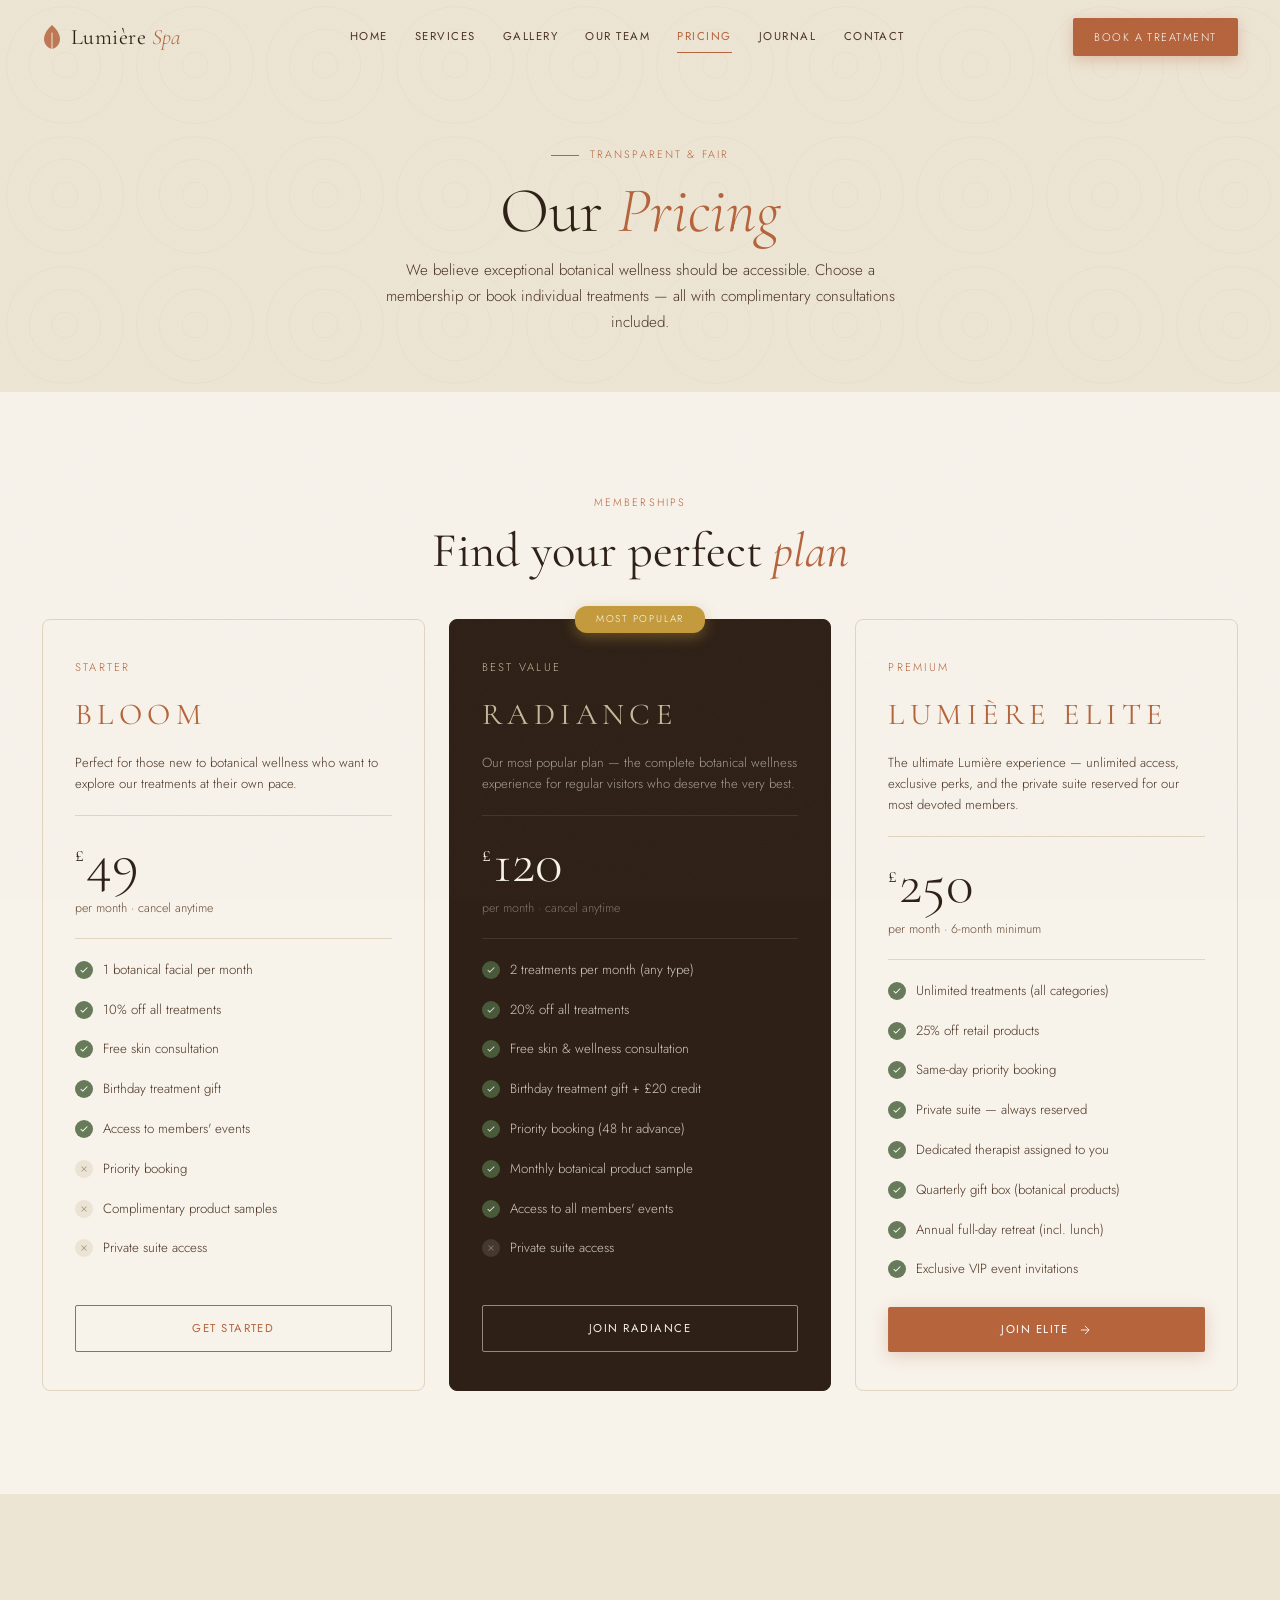
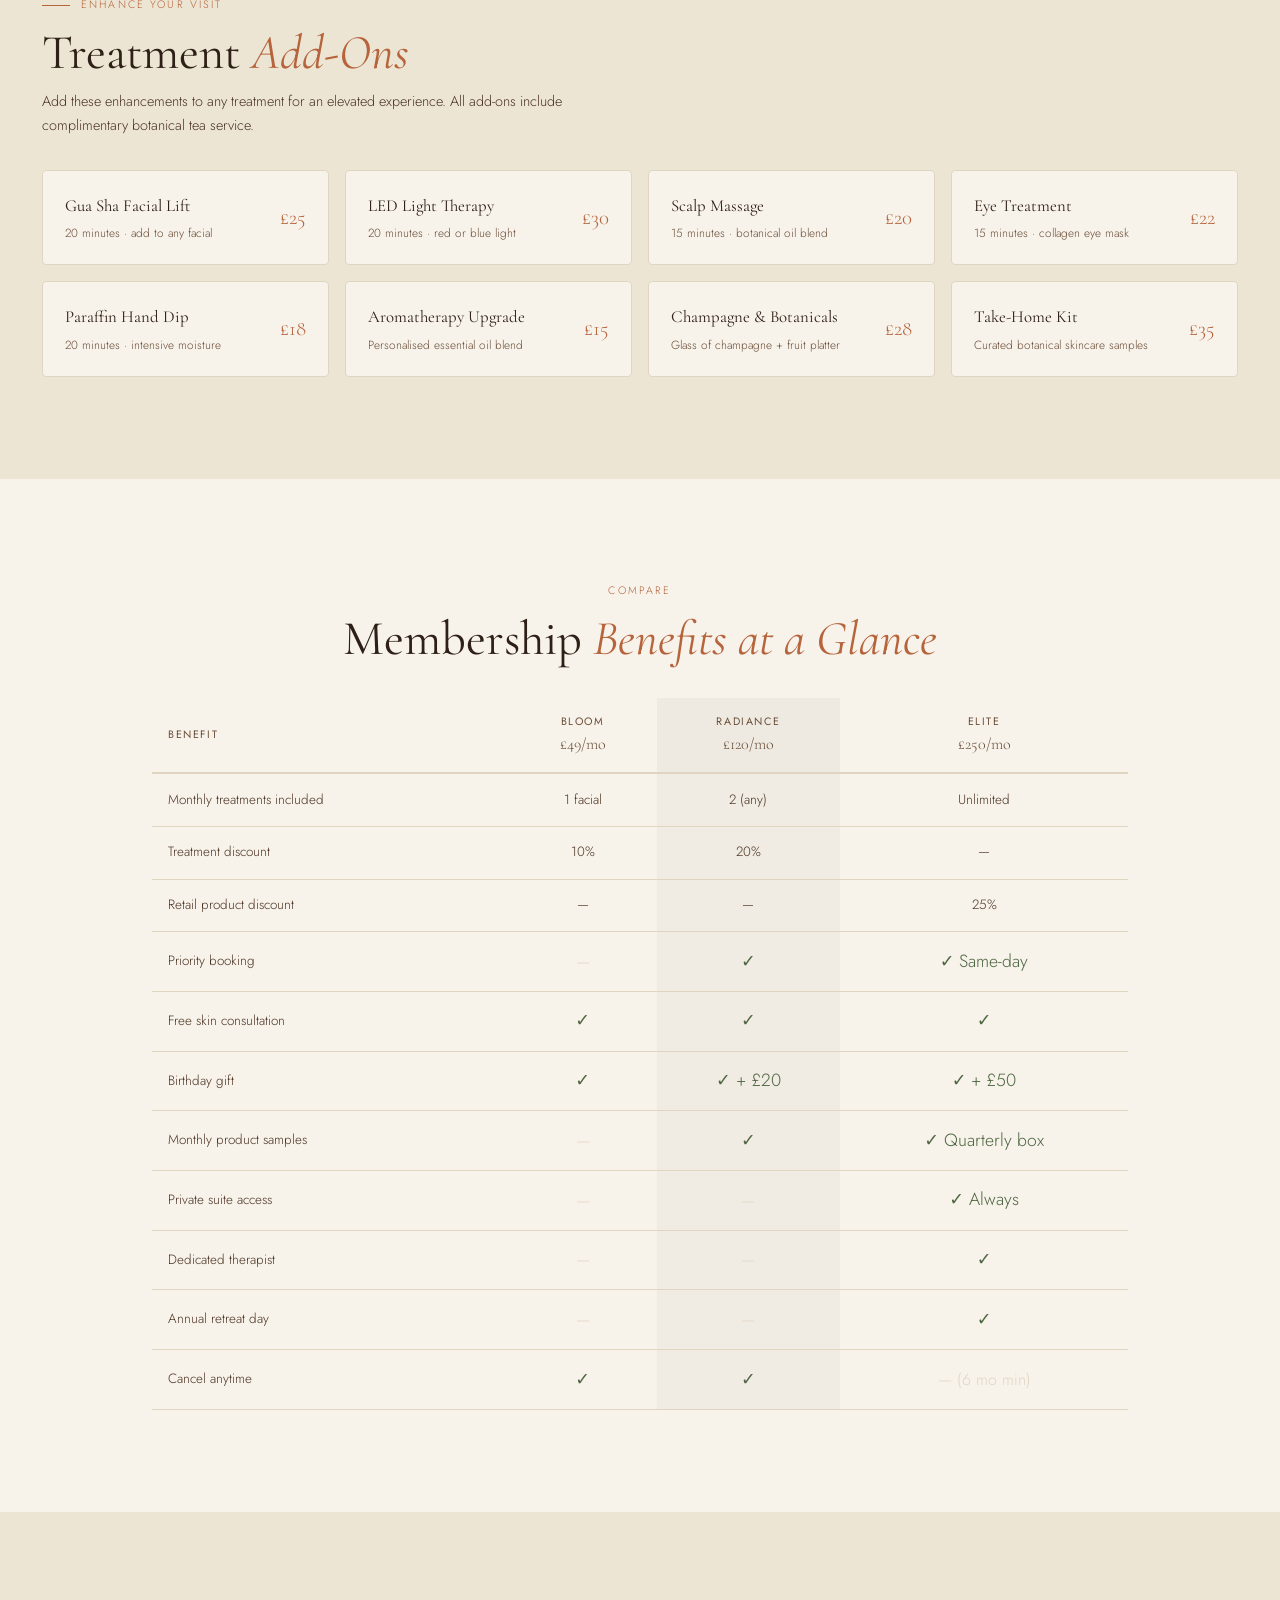
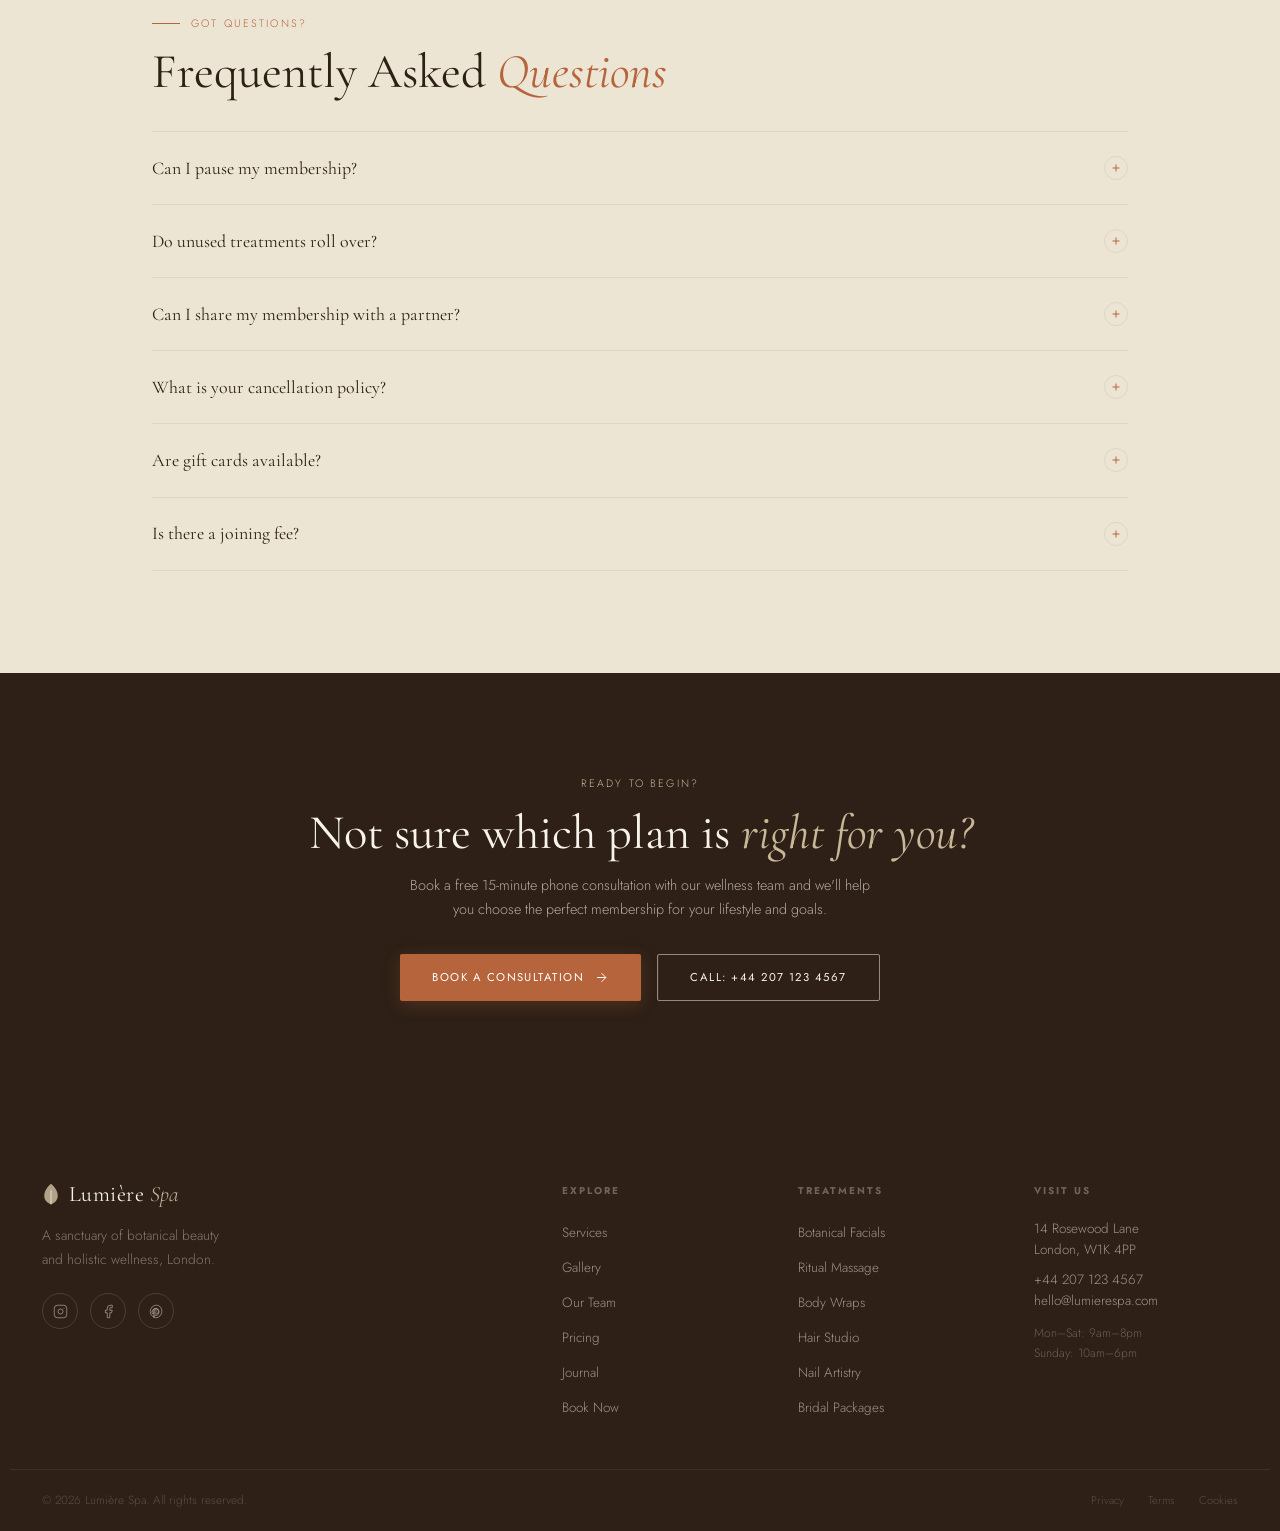
<file: pricing.html>
<!DOCTYPE html>
<html lang="en">
<head>
<meta charset="UTF-8"><meta name="viewport" content="width=device-width,initial-scale=1">
<title>Pricing — Lumière Spa</title>
<link rel="stylesheet" href="style.css">
<style>
/* PRICING CARDS */
.pricing-grid{display:grid;grid-template-columns:repeat(3,1fr);gap:1.5rem;margin-top:2.5rem}
.pcard{background:var(--cream);border:1px solid var(--parchment);border-radius:8px;padding:2.4rem 2rem;display:flex;flex-direction:column;gap:1.3rem;position:relative;transition:transform .4s,box-shadow .4s;transform-style:preserve-3d;cursor:default}
.pcard:hover{transform:perspective(900px) rotateX(-4deg) translateY(-10px);box-shadow:0 32px 80px rgba(46,32,22,.14)}
.pcard--feat{background:var(--bark);color:var(--cream);border-color:var(--bark)}
.pcard--feat:hover{box-shadow:0 32px 80px rgba(46,32,22,.4)}
.pbadge{position:absolute;top:-14px;left:50%;transform:translateX(-50%);background:var(--gold);color:#fff;padding:.32rem 1.3rem;font-size:.62rem;letter-spacing:.18em;text-transform:uppercase;border-radius:12px;white-space:nowrap;box-shadow:0 4px 14px rgba(196,154,60,.4)}
.p-tier{font-size:.7rem;letter-spacing:.2em;text-transform:uppercase;color:var(--terra)}
.pcard--feat .p-tier{color:var(--sand)}
.p-name{font-family:var(--serif);font-size:1.9rem;font-weight:400;line-height:1.1}
.p-desc{font-size:.82rem;color:var(--bark2);line-height:1.6}
.pcard--feat .p-desc{color:rgba(247,242,234,.6)}
.p-price-wrap{padding:1.2rem 0;border-top:1px solid var(--parchment);border-bottom:1px solid var(--parchment)}
.pcard--feat .p-price-wrap{border-color:rgba(247,242,234,.1)}
.p-price{font-family:var(--serif);font-size:3.6rem;font-weight:300;line-height:1;color:var(--bark)}
.pcard--feat .p-price{color:var(--cream)}
.p-price sup{font-size:1.3rem;vertical-align:super;margin-right:2px}
.p-period{font-size:.78rem;color:var(--bark3);margin-top:.3rem}
.pcard--feat .p-period{color:rgba(247,242,234,.4)}
.p-feats{display:flex;flex-direction:column;gap:.8rem;flex:1}
.pfeat{display:flex;align-items:flex-start;gap:10px;font-size:.83rem;color:var(--bark2);line-height:1.5}
.pcard--feat .pfeat{color:rgba(247,242,234,.82)}
.p-ico{width:18px;height:18px;border-radius:50%;display:flex;align-items:center;justify-content:center;flex-shrink:0;margin-top:1px}
.p-ico--yes{background:var(--moss)}
.p-ico--no{background:var(--parchment);opacity:.5}
.pcard--feat .p-ico--no{background:rgba(247,242,234,.15);opacity:.8}

/* ADDONS */
.addons-grid{display:grid;grid-template-columns:repeat(auto-fill,minmax(230px,1fr));gap:1rem;margin-top:2rem}
.addon{background:var(--cream);border:1px solid var(--parchment);border-radius:4px;padding:1.3rem 1.4rem;display:flex;justify-content:space-between;align-items:center;gap:1rem;transition:border-color .3s,transform .3s,box-shadow .3s}
.addon:hover{border-color:var(--terra);transform:translateY(-4px);box-shadow:0 10px 28px rgba(46,32,22,.1)}
.addon-name{font-family:var(--serif);font-size:1.05rem;font-weight:400}
.addon-sub{font-size:.74rem;color:var(--bark3);margin-top:.2rem}
.addon-price{font-family:var(--serif);font-size:1.3rem;font-weight:300;color:var(--terra);white-space:nowrap}

/* MEMBERSHIP BENEFITS TABLE */
.compare-table{width:100%;border-collapse:collapse;margin-top:2rem;font-size:.84rem}
.compare-table th{padding:.9rem 1rem;text-align:left;font-size:.67rem;letter-spacing:.15em;text-transform:uppercase;color:var(--bark3);border-bottom:2px solid var(--parchment);font-weight:400}
.compare-table th:not(:first-child){text-align:center}
.compare-table td{padding:.9rem 1rem;border-bottom:1px solid var(--parchment);color:var(--bark2);vertical-align:middle}
.compare-table td:not(:first-child){text-align:center}
.compare-table tr:hover td{background:rgba(181,100,60,.03)}
.compare-table .check{color:var(--moss);font-size:1.1rem}
.compare-table .dash{color:var(--parchment);font-size:1rem}
.compare-table .highlight-col{background:rgba(46,32,22,.03)}

/* FAQ */
.faq-list{display:flex;flex-direction:column;gap:0;margin-top:2rem;border-top:1px solid var(--parchment)}
.faq-item{border-bottom:1px solid var(--parchment)}
.faq-q{display:flex;justify-content:space-between;align-items:center;padding:1.3rem 0;cursor:pointer;font-family:var(--serif);font-size:1.12rem;font-weight:400;gap:1rem;transition:color .3s}
.faq-q:hover{color:var(--terra)}
.faq-icon{width:24px;height:24px;border:1px solid var(--parchment);border-radius:50%;display:flex;align-items:center;justify-content:center;flex-shrink:0;color:var(--terra);transition:transform .3s,background .3s}
.faq-item.open .faq-icon{transform:rotate(45deg);background:var(--terra);color:#fff;border-color:var(--terra)}
.faq-a{font-size:.87rem;color:var(--bark2);line-height:1.8;max-height:0;overflow:hidden;transition:max-height .4s var(--ease),padding .4s var(--ease)}
.faq-item.open .faq-a{max-height:300px;padding-bottom:1.3rem}

@media(max-width:1000px){.pricing-grid{grid-template-columns:1fr;max-width:480px;margin:2.5rem auto 0}}
@media(max-width:680px){.compare-table{font-size:.76rem}.compare-table th,.compare-table td{padding:.7rem .5rem}}
</style>
</head>
<body>
<div id="nav-ph"></div>

<div class="pg-hero">
  <div class="pg-hero-inner wrap">
    <div class="label fu" style="justify-content:center">Transparent & Fair</div>
    <h1>Our <em>Pricing</em></h1>
    <p>We believe exceptional botanical wellness should be accessible. Choose a membership or book individual treatments — all with complimentary consultations included.</p>
  </div>
</div>

<main>

<!-- PRICING TIERS -->
<section class="sp" style="background:var(--cream)">
  <div class="wrap">
    <div class="text-center">
      <div class="label fu" style="justify-content:center">Memberships</div>
      <h2 class="h-sec fu">Find your perfect <em>plan</em></h2>
    </div>

    <div class="pricing-grid">

      <!-- BLOOM -->
      <div class="pcard fu">
        <div class="p-tier">Starter</div>
        <div class="p-name">Bloom</div>
        <p class="p-desc">Perfect for those new to botanical wellness who want to explore our treatments at their own pace.</p>
        <div class="p-price-wrap">
          <div class="p-price"><sup>£</sup>49</div>
          <div class="p-period">per month · cancel anytime</div>
        </div>
        <div class="p-feats">
          <div class="pfeat"><span class="p-ico p-ico--yes"><svg width="10" height="10" viewBox="0 0 24 24" fill="none" stroke="white" stroke-width="2.5"><polyline points="20 6 9 17 4 12"/></svg></span>1 botanical facial per month</div>
          <div class="pfeat"><span class="p-ico p-ico--yes"><svg width="10" height="10" viewBox="0 0 24 24" fill="none" stroke="white" stroke-width="2.5"><polyline points="20 6 9 17 4 12"/></svg></span>10% off all treatments</div>
          <div class="pfeat"><span class="p-ico p-ico--yes"><svg width="10" height="10" viewBox="0 0 24 24" fill="none" stroke="white" stroke-width="2.5"><polyline points="20 6 9 17 4 12"/></svg></span>Free skin consultation</div>
          <div class="pfeat"><span class="p-ico p-ico--yes"><svg width="10" height="10" viewBox="0 0 24 24" fill="none" stroke="white" stroke-width="2.5"><polyline points="20 6 9 17 4 12"/></svg></span>Birthday treatment gift</div>
          <div class="pfeat"><span class="p-ico p-ico--yes"><svg width="10" height="10" viewBox="0 0 24 24" fill="none" stroke="white" stroke-width="2.5"><polyline points="20 6 9 17 4 12"/></svg></span>Access to members' events</div>
          <div class="pfeat"><span class="p-ico p-ico--no"><svg width="10" height="10" viewBox="0 0 24 24" fill="none" stroke="var(--bark3)" stroke-width="2.5"><line x1="18" y1="6" x2="6" y2="18"/><line x1="6" y1="6" x2="18" y2="18"/></svg></span>Priority booking</div>
          <div class="pfeat"><span class="p-ico p-ico--no"><svg width="10" height="10" viewBox="0 0 24 24" fill="none" stroke="var(--bark3)" stroke-width="2.5"><line x1="18" y1="6" x2="6" y2="18"/><line x1="6" y1="6" x2="18" y2="18"/></svg></span>Complimentary product samples</div>
          <div class="pfeat"><span class="p-ico p-ico--no"><svg width="10" height="10" viewBox="0 0 24 24" fill="none" stroke="var(--bark3)" stroke-width="2.5"><line x1="18" y1="6" x2="6" y2="18"/><line x1="6" y1="6" x2="18" y2="18"/></svg></span>Private suite access</div>
        </div>
        <a href="booking.html" class="btn btn-line" style="justify-content:center">Get Started</a>
      </div>

      <!-- RADIANCE (FEATURED) -->
      <div class="pcard pcard--feat fu">
        <div class="pbadge">Most Popular</div>
        <div class="p-tier">Best Value</div>
        <div class="p-name">Radiance</div>
        <p class="p-desc">Our most popular plan — the complete botanical wellness experience for regular visitors who deserve the very best.</p>
        <div class="p-price-wrap">
          <div class="p-price"><sup>£</sup>120</div>
          <div class="p-period">per month · cancel anytime</div>
        </div>
        <div class="p-feats">
          <div class="pfeat"><span class="p-ico p-ico--yes"><svg width="10" height="10" viewBox="0 0 24 24" fill="none" stroke="white" stroke-width="2.5"><polyline points="20 6 9 17 4 12"/></svg></span>2 treatments per month (any type)</div>
          <div class="pfeat"><span class="p-ico p-ico--yes"><svg width="10" height="10" viewBox="0 0 24 24" fill="none" stroke="white" stroke-width="2.5"><polyline points="20 6 9 17 4 12"/></svg></span>20% off all treatments</div>
          <div class="pfeat"><span class="p-ico p-ico--yes"><svg width="10" height="10" viewBox="0 0 24 24" fill="none" stroke="white" stroke-width="2.5"><polyline points="20 6 9 17 4 12"/></svg></span>Free skin & wellness consultation</div>
          <div class="pfeat"><span class="p-ico p-ico--yes"><svg width="10" height="10" viewBox="0 0 24 24" fill="none" stroke="white" stroke-width="2.5"><polyline points="20 6 9 17 4 12"/></svg></span>Birthday treatment gift + £20 credit</div>
          <div class="pfeat"><span class="p-ico p-ico--yes"><svg width="10" height="10" viewBox="0 0 24 24" fill="none" stroke="white" stroke-width="2.5"><polyline points="20 6 9 17 4 12"/></svg></span>Priority booking (48 hr advance)</div>
          <div class="pfeat"><span class="p-ico p-ico--yes"><svg width="10" height="10" viewBox="0 0 24 24" fill="none" stroke="white" stroke-width="2.5"><polyline points="20 6 9 17 4 12"/></svg></span>Monthly botanical product sample</div>
          <div class="pfeat"><span class="p-ico p-ico--yes"><svg width="10" height="10" viewBox="0 0 24 24" fill="none" stroke="white" stroke-width="2.5"><polyline points="20 6 9 17 4 12"/></svg></span>Access to all members' events</div>
          <div class="pfeat"><span class="p-ico p-ico--no"><svg width="10" height="10" viewBox="0 0 24 24" fill="none" stroke="rgba(247,242,234,.4)" stroke-width="2.5"><line x1="18" y1="6" x2="6" y2="18"/><line x1="6" y1="6" x2="18" y2="18"/></svg></span>Private suite access</div>
        </div>
        <a href="booking.html" class="btn btn-line-lt" style="justify-content:center">Join Radiance</a>
      </div>

      <!-- LUMIÈRE ELITE -->
      <div class="pcard fu">
        <div class="p-tier">Premium</div>
        <div class="p-name">Lumière Elite</div>
        <p class="p-desc">The ultimate Lumière experience — unlimited access, exclusive perks, and the private suite reserved for our most devoted members.</p>
        <div class="p-price-wrap">
          <div class="p-price"><sup>£</sup>250</div>
          <div class="p-period">per month · 6-month minimum</div>
        </div>
        <div class="p-feats">
          <div class="pfeat"><span class="p-ico p-ico--yes"><svg width="10" height="10" viewBox="0 0 24 24" fill="none" stroke="white" stroke-width="2.5"><polyline points="20 6 9 17 4 12"/></svg></span>Unlimited treatments (all categories)</div>
          <div class="pfeat"><span class="p-ico p-ico--yes"><svg width="10" height="10" viewBox="0 0 24 24" fill="none" stroke="white" stroke-width="2.5"><polyline points="20 6 9 17 4 12"/></svg></span>25% off retail products</div>
          <div class="pfeat"><span class="p-ico p-ico--yes"><svg width="10" height="10" viewBox="0 0 24 24" fill="none" stroke="white" stroke-width="2.5"><polyline points="20 6 9 17 4 12"/></svg></span>Same-day priority booking</div>
          <div class="pfeat"><span class="p-ico p-ico--yes"><svg width="10" height="10" viewBox="0 0 24 24" fill="none" stroke="white" stroke-width="2.5"><polyline points="20 6 9 17 4 12"/></svg></span>Private suite — always reserved</div>
          <div class="pfeat"><span class="p-ico p-ico--yes"><svg width="10" height="10" viewBox="0 0 24 24" fill="none" stroke="white" stroke-width="2.5"><polyline points="20 6 9 17 4 12"/></svg></span>Dedicated therapist assigned to you</div>
          <div class="pfeat"><span class="p-ico p-ico--yes"><svg width="10" height="10" viewBox="0 0 24 24" fill="none" stroke="white" stroke-width="2.5"><polyline points="20 6 9 17 4 12"/></svg></span>Quarterly gift box (botanical products)</div>
          <div class="pfeat"><span class="p-ico p-ico--yes"><svg width="10" height="10" viewBox="0 0 24 24" fill="none" stroke="white" stroke-width="2.5"><polyline points="20 6 9 17 4 12"/></svg></span>Annual full-day retreat (incl. lunch)</div>
          <div class="pfeat"><span class="p-ico p-ico--yes"><svg width="10" height="10" viewBox="0 0 24 24" fill="none" stroke="white" stroke-width="2.5"><polyline points="20 6 9 17 4 12"/></svg></span>Exclusive VIP event invitations</div>
        </div>
        <a href="booking.html" class="btn btn-fill" style="justify-content:center">Join Elite <svg width="14" height="14" viewBox="0 0 24 24" fill="none" stroke="currentColor" stroke-width="1.5"><path d="M5 12h14M12 5l7 7-7 7"/></svg></a>
      </div>
    </div>
  </div>
</section>

<!-- ADD-ONS -->
<section class="sp bg2">
  <div class="wrap">
    <div class="label fu">Enhance Your Visit</div>
    <h2 class="h-sec fu">Treatment <em>Add-Ons</em></h2>
    <p class="fu" style="color:var(--bark2);font-size:.9rem;max-width:560px;margin-top:.5rem">Add these enhancements to any treatment for an elevated experience. All add-ons include complimentary botanical tea service.</p>
    <div class="addons-grid">
      <div class="addon fu"><div><div class="addon-name">Gua Sha Facial Lift</div><div class="addon-sub">20 minutes · add to any facial</div></div><div class="addon-price">£25</div></div>
      <div class="addon fu"><div><div class="addon-name">LED Light Therapy</div><div class="addon-sub">20 minutes · red or blue light</div></div><div class="addon-price">£30</div></div>
      <div class="addon fu"><div><div class="addon-name">Scalp Massage</div><div class="addon-sub">15 minutes · botanical oil blend</div></div><div class="addon-price">£20</div></div>
      <div class="addon fu"><div><div class="addon-name">Eye Treatment</div><div class="addon-sub">15 minutes · collagen eye mask</div></div><div class="addon-price">£22</div></div>
      <div class="addon fu"><div><div class="addon-name">Paraffin Hand Dip</div><div class="addon-sub">20 minutes · intensive moisture</div></div><div class="addon-price">£18</div></div>
      <div class="addon fu"><div><div class="addon-name">Aromatherapy Upgrade</div><div class="addon-sub">Personalised essential oil blend</div></div><div class="addon-price">£15</div></div>
      <div class="addon fu"><div><div class="addon-name">Champagne & Botanicals</div><div class="addon-sub">Glass of champagne + fruit platter</div></div><div class="addon-price">£28</div></div>
      <div class="addon fu"><div><div class="addon-name">Take-Home Kit</div><div class="addon-sub">Curated botanical skincare samples</div></div><div class="addon-price">£35</div></div>
    </div>
  </div>
</section>

<!-- COMPARISON TABLE -->
<section class="sp" style="background:var(--cream)">
  <div class="wrap-md">
    <div class="text-center">
      <div class="label fu" style="justify-content:center">Compare</div>
      <h2 class="h-sec fu">Membership <em>Benefits at a Glance</em></h2>
    </div>
    <table class="compare-table fu">
      <thead>
        <tr>
          <th>Benefit</th>
          <th>Bloom<br><span style="font-family:var(--serif);font-size:1rem;font-weight:300;letter-spacing:0;text-transform:none">£49/mo</span></th>
          <th style="background:rgba(46,32,22,.04)">Radiance<br><span style="font-family:var(--serif);font-size:1rem;font-weight:300;letter-spacing:0;text-transform:none">£120/mo</span></th>
          <th>Elite<br><span style="font-family:var(--serif);font-size:1rem;font-weight:300;letter-spacing:0;text-transform:none">£250/mo</span></th>
        </tr>
      </thead>
      <tbody>
        <tr><td>Monthly treatments included</td><td>1 facial</td><td class="highlight-col">2 (any)</td><td>Unlimited</td></tr>
        <tr><td>Treatment discount</td><td>10%</td><td class="highlight-col">20%</td><td>—</td></tr>
        <tr><td>Retail product discount</td><td>—</td><td class="highlight-col">—</td><td>25%</td></tr>
        <tr><td>Priority booking</td><td class="dash">—</td><td class="highlight-col"><span class="check">✓</span></td><td><span class="check">✓ Same-day</span></td></tr>
        <tr><td>Free skin consultation</td><td><span class="check">✓</span></td><td class="highlight-col"><span class="check">✓</span></td><td><span class="check">✓</span></td></tr>
        <tr><td>Birthday gift</td><td><span class="check">✓</span></td><td class="highlight-col"><span class="check">✓ + £20</span></td><td><span class="check">✓ + £50</span></td></tr>
        <tr><td>Monthly product samples</td><td class="dash">—</td><td class="highlight-col"><span class="check">✓</span></td><td><span class="check">✓ Quarterly box</span></td></tr>
        <tr><td>Private suite access</td><td class="dash">—</td><td class="highlight-col dash">—</td><td><span class="check">✓ Always</span></td></tr>
        <tr><td>Dedicated therapist</td><td class="dash">—</td><td class="highlight-col dash">—</td><td><span class="check">✓</span></td></tr>
        <tr><td>Annual retreat day</td><td class="dash">—</td><td class="highlight-col dash">—</td><td><span class="check">✓</span></td></tr>
        <tr><td>Cancel anytime</td><td><span class="check">✓</span></td><td class="highlight-col"><span class="check">✓</span></td><td class="dash">— (6 mo min)</td></tr>
      </tbody>
    </table>
  </div>
</section>

<!-- FAQ -->
<section class="sp bg2">
  <div class="wrap-md">
    <div class="label fu">Got Questions?</div>
    <h2 class="h-sec fu">Frequently Asked <em>Questions</em></h2>
    <div class="faq-list">
      <div class="faq-item">
        <div class="faq-q">Can I pause my membership?<span class="faq-icon"><svg width="12" height="12" viewBox="0 0 24 24" fill="none" stroke="currentColor" stroke-width="2"><line x1="12" y1="5" x2="12" y2="19"/><line x1="5" y1="12" x2="19" y2="12"/></svg></span></div>
        <div class="faq-a">Yes — all memberships can be paused for up to 2 months per year, for any reason including holidays, illness, or new babies. Simply contact us at least 7 days before your next billing date and we'll handle the rest.</div>
      </div>
      <div class="faq-item">
        <div class="faq-q">Do unused treatments roll over?<span class="faq-icon"><svg width="12" height="12" viewBox="0 0 24 24" fill="none" stroke="currentColor" stroke-width="2"><line x1="12" y1="5" x2="12" y2="19"/><line x1="5" y1="12" x2="19" y2="12"/></svg></span></div>
        <div class="faq-a">Bloom and Radiance treatments roll over for one month if you miss them. After that they expire. Elite members can roll over up to 3 treatments in any given month. We recommend booking in advance to avoid losing any treatments.</div>
      </div>
      <div class="faq-item">
        <div class="faq-q">Can I share my membership with a partner?<span class="faq-icon"><svg width="12" height="12" viewBox="0 0 24 24" fill="none" stroke="currentColor" stroke-width="2"><line x1="12" y1="5" x2="12" y2="19"/><line x1="5" y1="12" x2="19" y2="12"/></svg></span></div>
        <div class="faq-a">Memberships are individual and non-transferable. However, we offer a Couples Membership add-on at a 15% discount — please call us to discuss your options. Our team will find the most cost-effective arrangement for you.</div>
      </div>
      <div class="faq-item">
        <div class="faq-q">What is your cancellation policy?<span class="faq-icon"><svg width="12" height="12" viewBox="0 0 24 24" fill="none" stroke="currentColor" stroke-width="2"><line x1="12" y1="5" x2="12" y2="19"/><line x1="5" y1="12" x2="19" y2="12"/></svg></span></div>
        <div class="faq-a">We ask for 24 hours' notice for appointment cancellations. Cancellations within 24 hours or no-shows will use one of your monthly treatment credits. We understand that emergencies happen and will always consider exceptional circumstances.</div>
      </div>
      <div class="faq-item">
        <div class="faq-q">Are gift cards available?<span class="faq-icon"><svg width="12" height="12" viewBox="0 0 24 24" fill="none" stroke="currentColor" stroke-width="2"><line x1="12" y1="5" x2="12" y2="19"/><line x1="5" y1="12" x2="19" y2="12"/></svg></span></div>
        <div class="faq-a">Absolutely. Lumière gift cards are available in any denomination from £25 to £500. They can be purchased in person, by phone, or via our website and are valid for 12 months. Physical cards with beautiful botanical packaging are available at no extra cost.</div>
      </div>
      <div class="faq-item">
        <div class="faq-q">Is there a joining fee?<span class="faq-icon"><svg width="12" height="12" viewBox="0 0 24 24" fill="none" stroke="currentColor" stroke-width="2"><line x1="12" y1="5" x2="12" y2="19"/><line x1="5" y1="12" x2="19" y2="12"/></svg></span></div>
        <div class="faq-a">There is no joining fee for Bloom or Radiance memberships. The Elite membership has a one-time £50 onboarding fee which includes your first dedicated therapist consultation, a full skin analysis, and a personalised treatment plan mapped out for the year ahead.</div>
      </div>
    </div>
  </div>
</section>

<!-- CTA -->
<section class="sp bg-dark text-center">
  <div class="wrap-sm">
    <div class="label fu" style="justify-content:center">Ready to Begin?</div>
    <h2 class="h-sec fu">Not sure which plan is <em>right for you?</em></h2>
    <p class="fu" style="color:rgba(247,242,234,.65);font-size:.9rem;margin:.8rem auto 2rem;max-width:460px">Book a free 15-minute phone consultation with our wellness team and we'll help you choose the perfect membership for your lifestyle and goals.</p>
    <div style="display:flex;gap:1rem;justify-content:center;flex-wrap:wrap" class="fu">
      <a href="booking.html" class="btn btn-fill">Book a Consultation <svg width="15" height="15" viewBox="0 0 24 24" fill="none" stroke="currentColor" stroke-width="1.5"><path d="M5 12h14M12 5l7 7-7 7"/></svg></a>
      <a href="tel:+442071234567" class="btn btn-line-lt">Call: +44 207 123 4567</a>
    </div>
  </div>
</section>

</main>
<div id="ft-ph"></div>
<script src="shared.js"></script>
<script>
document.addEventListener('DOMContentLoaded',()=>{
  document.querySelectorAll('.faq-q').forEach(q=>{
    q.addEventListener('click',()=>{
      const item=q.parentElement;
      const wasOpen=item.classList.contains('open');
      document.querySelectorAll('.faq-item').forEach(i=>i.classList.remove('open'));
      if(!wasOpen) item.classList.add('open');
    });
  });
});
</script>
</body>
</html>
</file>
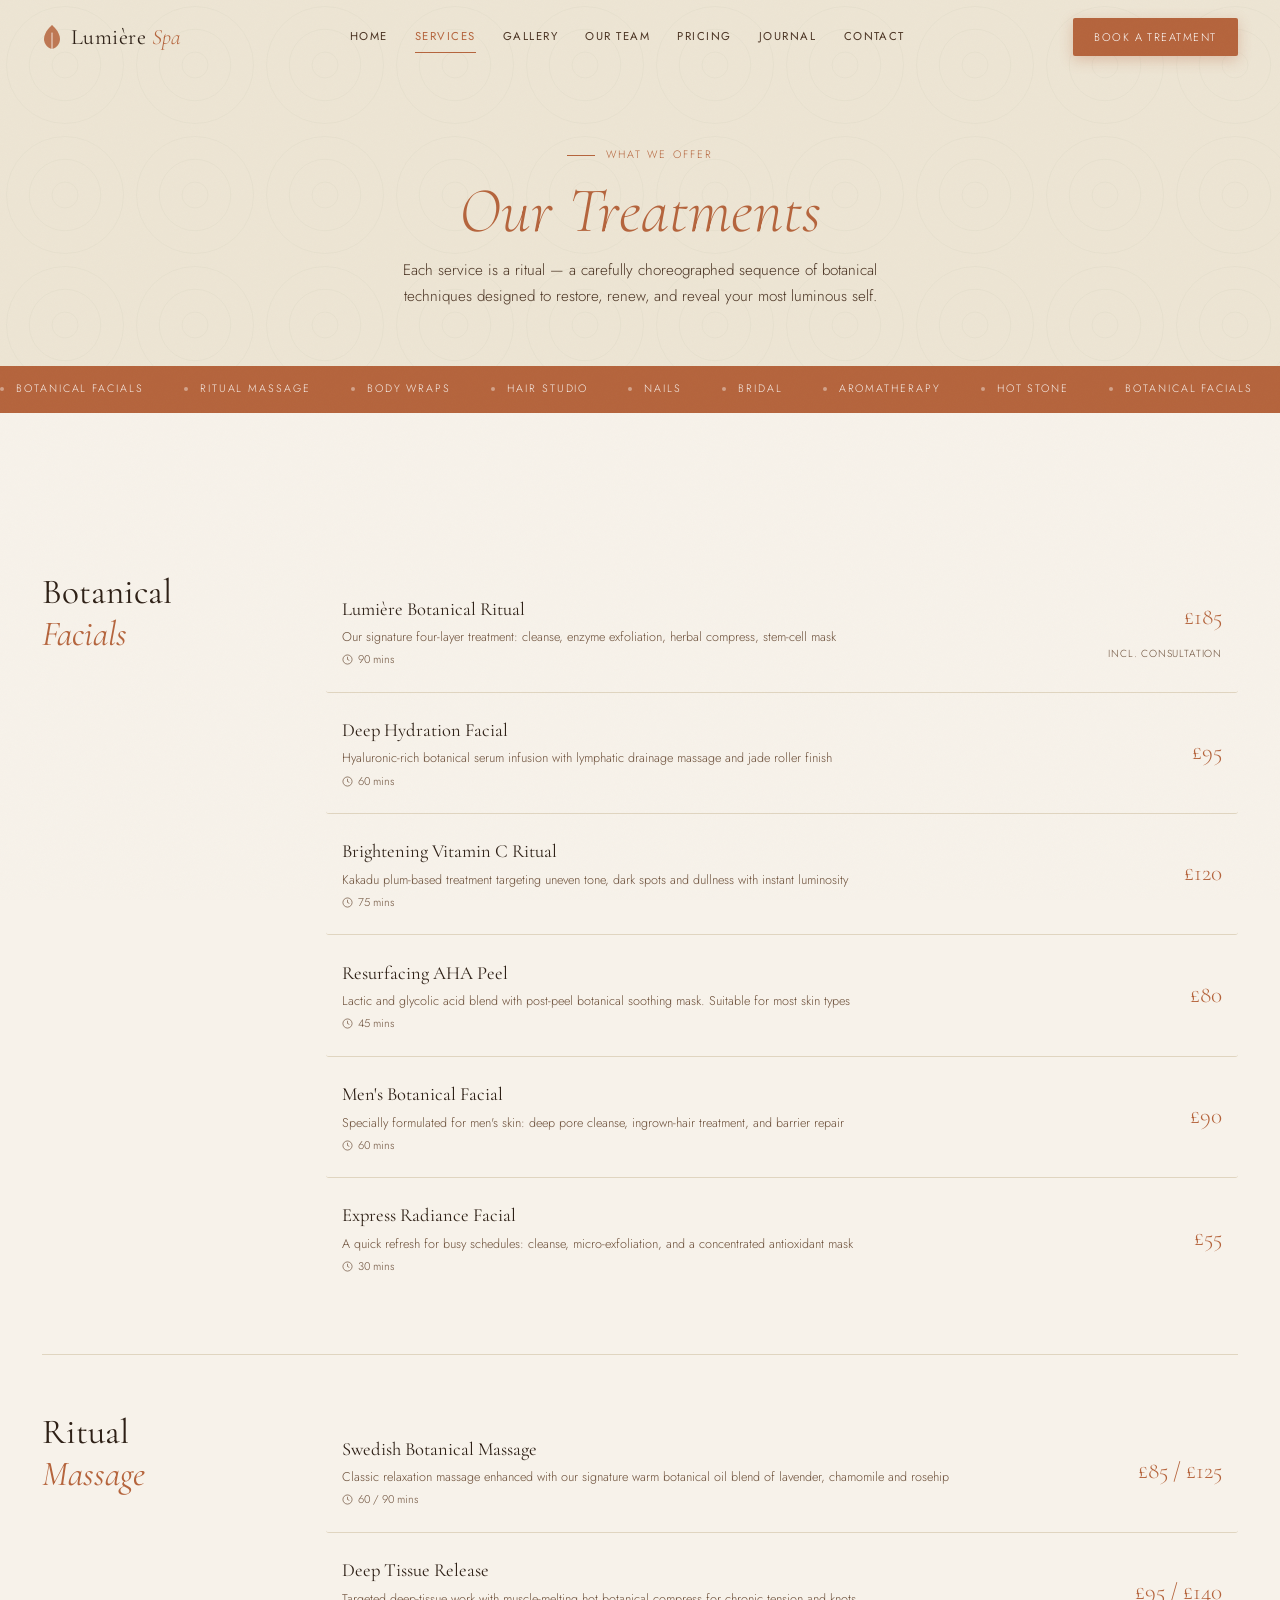
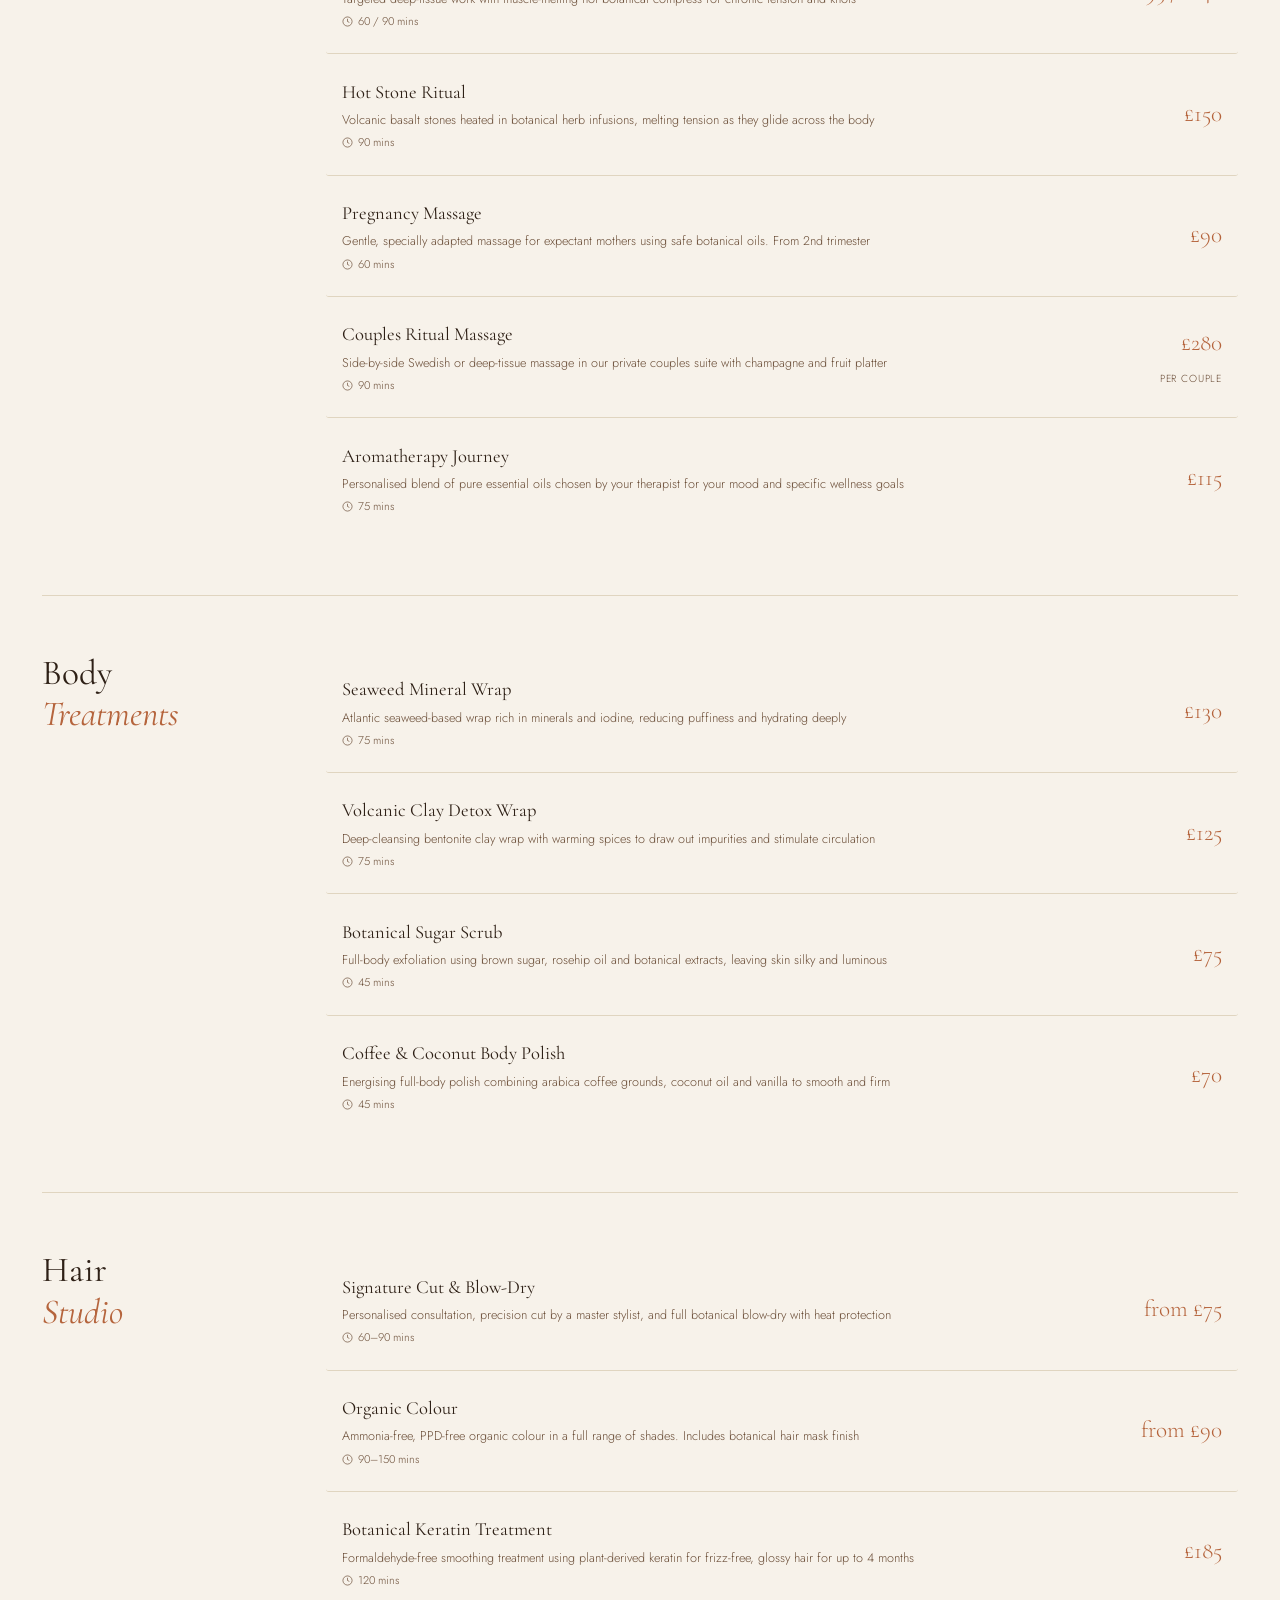
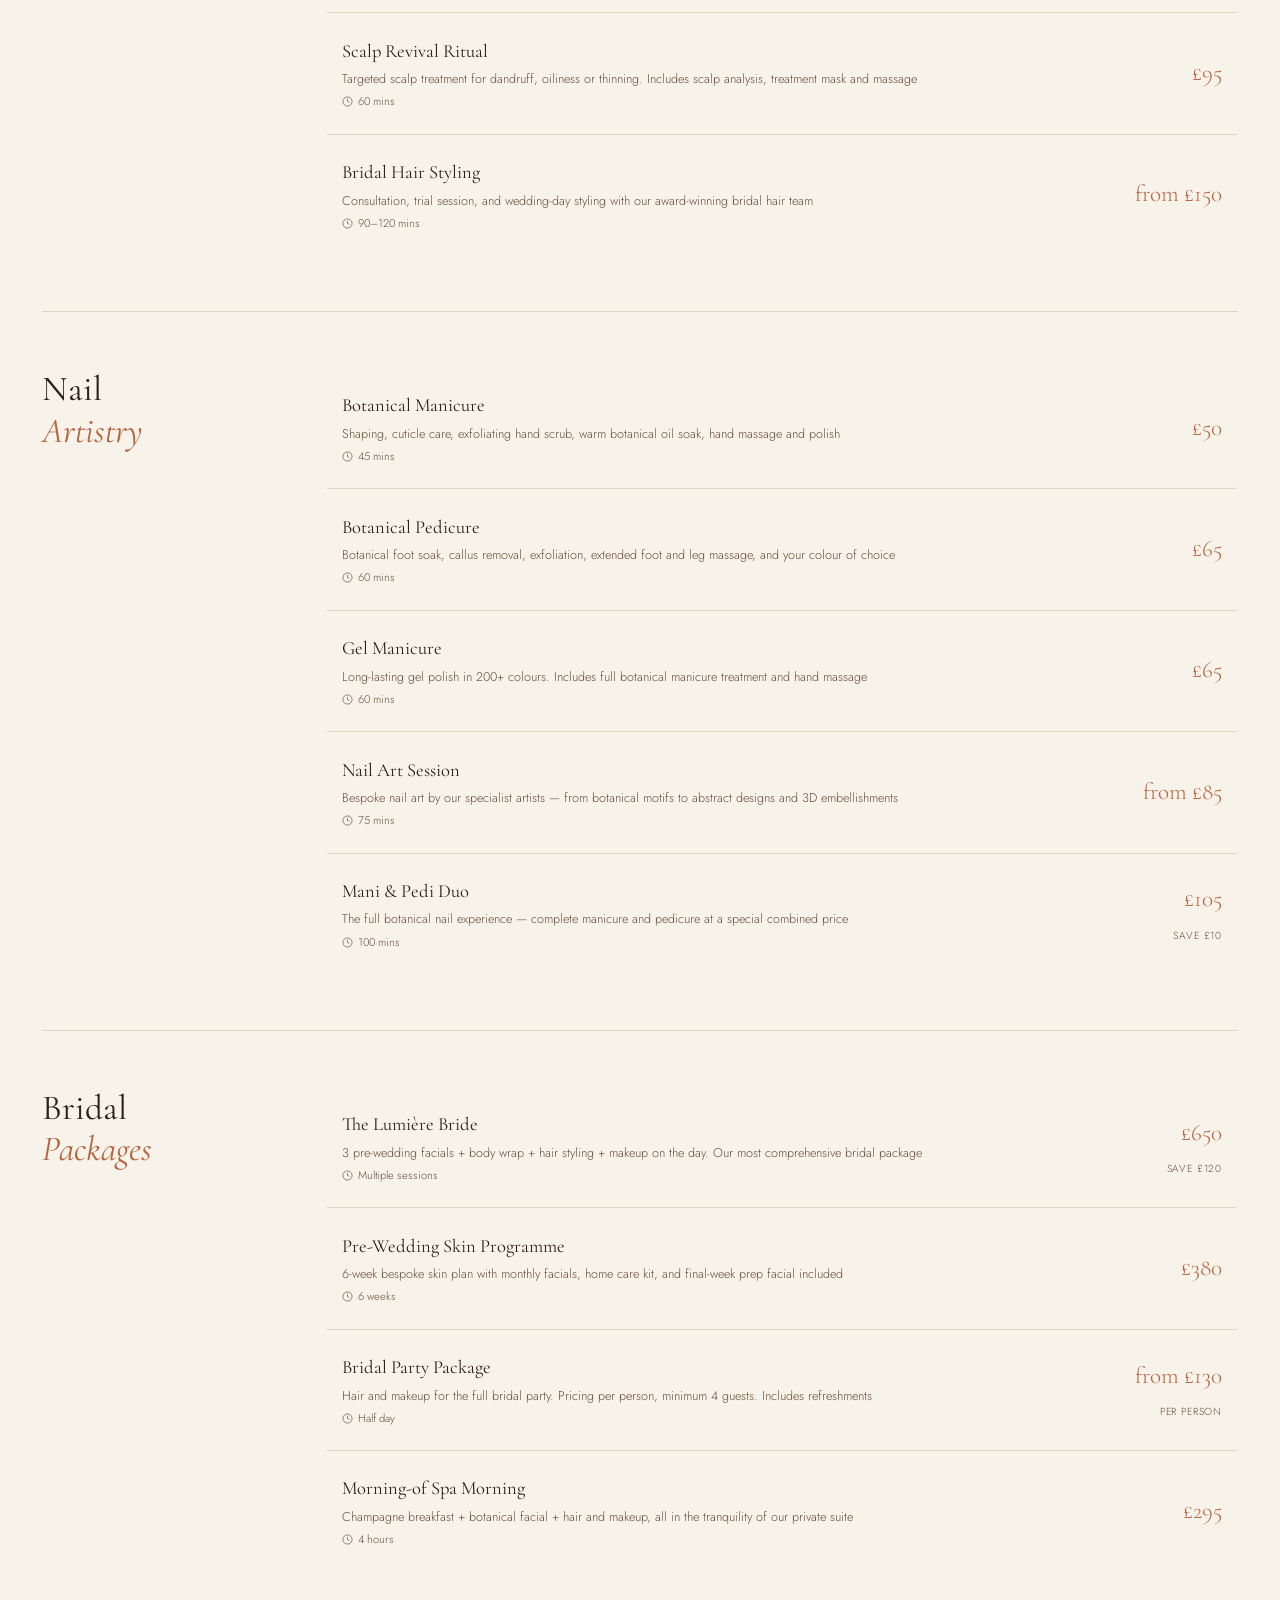
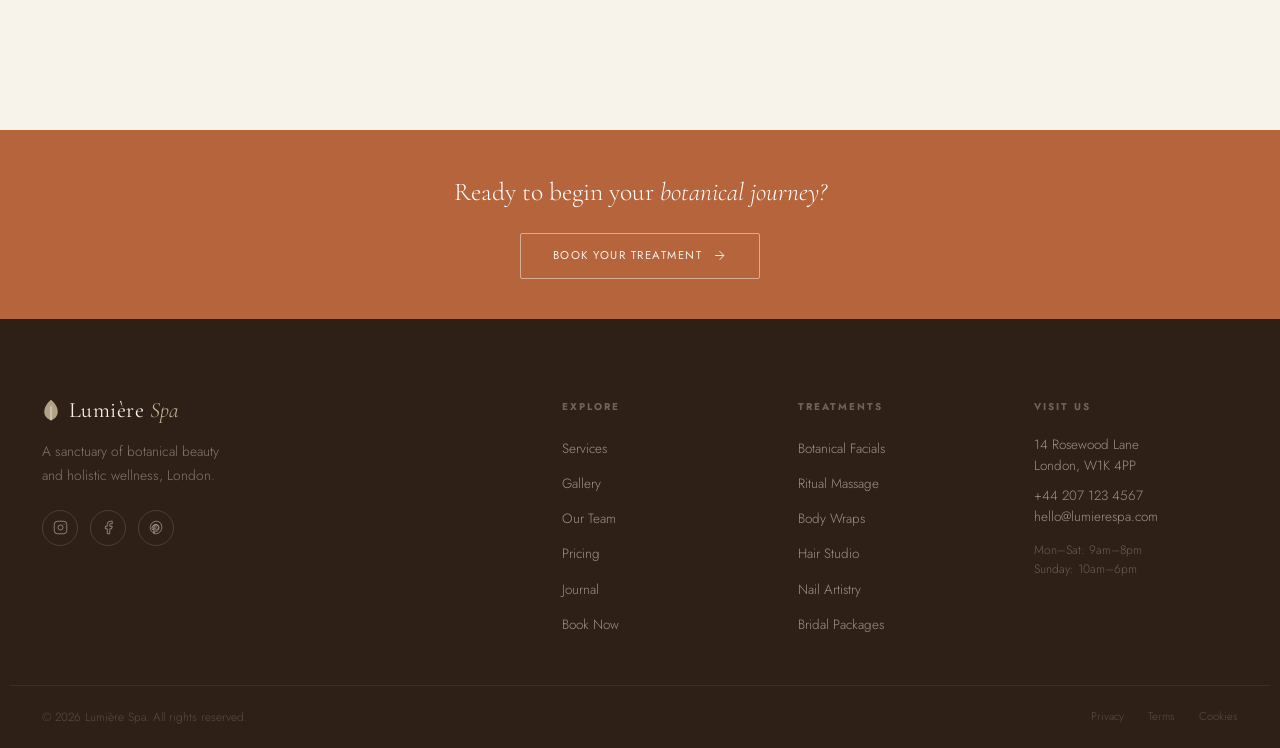
<file: services.html>
<!DOCTYPE html>
<html lang="en">
<head>
<meta charset="UTF-8"><meta name="viewport" content="width=device-width,initial-scale=1">
<title>Services — Lumière Spa</title>
<link rel="stylesheet" href="style.css">
<style>
.svc-cat{padding:3.5rem 0;border-bottom:1px solid var(--parchment)}
.svc-cat:last-child{border-bottom:none}
.svc-cat-hdr{display:grid;grid-template-columns:220px 1fr;gap:4rem;align-items:start}
.svc-cat-title{font-family:var(--serif);font-size:2.2rem;font-weight:400;line-height:1.18;position:sticky;top:calc(var(--nav) + 2rem)}
.svc-cat-title em{font-style:italic;color:var(--terra)}
.sitem{display:grid;grid-template-columns:1fr auto;gap:2rem;align-items:center;padding:1.4rem 1rem;border-bottom:1px solid var(--parchment);transition:padding-left .3s,background .3s;cursor:default;border-radius:3px}
.sitem:last-child{border-bottom:none}
.sitem:hover{padding-left:1.6rem;background:rgba(181,100,60,.04)}
.sitem-name{font-family:var(--serif);font-size:1.16rem;font-weight:400;color:var(--bark);margin-bottom:.18rem;transition:color .3s}
.sitem:hover .sitem-name{color:var(--terra)}
.sitem-desc{font-size:.79rem;color:var(--bark3);line-height:1.5}
.sitem-dur{font-size:.7rem;color:var(--bark3);margin-top:.2rem;display:flex;align-items:center;gap:5px}
.sitem-r{text-align:right}
.sitem-price{font-family:var(--serif);font-size:1.45rem;font-weight:300;color:var(--terra);white-space:nowrap;display:block}
.sitem-from{font-size:.64rem;letter-spacing:.08em;text-transform:uppercase;color:var(--bark3)}

.book-banner{background:var(--terra);color:#fff;padding:2.5rem 0;text-align:center}
.book-banner p{font-family:var(--serif);font-size:1.6rem;font-weight:300;margin-bottom:1.2rem}
.book-banner p em{font-style:italic}

@media(max-width:900px){.svc-cat-hdr{grid-template-columns:1fr;gap:1.5rem}.svc-cat-title{position:static}}
</style>
</head>
<body>
<div id="nav-ph"></div>

<div class="pg-hero">
  <div class="pg-hero-inner wrap">
    <div class="label fu" style="justify-content:center">What We Offer</div>
    <h1><em>Our Treatments</em></h1>
    <p>Each service is a ritual — a carefully choreographed sequence of botanical techniques designed to restore, renew, and reveal your most luminous self.</p>
  </div>
</div>

<div class="marquee-wrap" aria-hidden="true">
  <div class="mq-row"><div class="mq-track">
    <div class="mi"><span class="mi-dot"></span>Botanical Facials</div><div class="mi"><span class="mi-dot"></span>Ritual Massage</div><div class="mi"><span class="mi-dot"></span>Body Wraps</div><div class="mi"><span class="mi-dot"></span>Hair Studio</div><div class="mi"><span class="mi-dot"></span>Nails</div><div class="mi"><span class="mi-dot"></span>Bridal</div><div class="mi"><span class="mi-dot"></span>Aromatherapy</div><div class="mi"><span class="mi-dot"></span>Hot Stone</div><div class="mi"><span class="mi-dot"></span>Botanical Facials</div><div class="mi"><span class="mi-dot"></span>Ritual Massage</div><div class="mi"><span class="mi-dot"></span>Body Wraps</div><div class="mi"><span class="mi-dot"></span>Hair Studio</div><div class="mi"><span class="mi-dot"></span>Nails</div><div class="mi"><span class="mi-dot"></span>Bridal</div><div class="mi"><span class="mi-dot"></span>Aromatherapy</div><div class="mi"><span class="mi-dot"></span>Hot Stone</div>
  </div></div>
</div>

<main>
<section class="sp" style="background:var(--cream)">
<div class="wrap">

  <!-- FACIALS -->
  <div class="svc-cat" id="facials">
    <div class="svc-cat-hdr">
      <h2 class="svc-cat-title fu">Botanical<br><em>Facials</em></h2>
      <div class="sitem-list">
        <div class="sitem fu">
          <div><div class="sitem-name">Lumière Botanical Ritual</div><div class="sitem-desc">Our signature four-layer treatment: cleanse, enzyme exfoliation, herbal compress, stem-cell mask</div><div class="sitem-dur"><svg width="11" height="11" viewBox="0 0 24 24" fill="none" stroke="currentColor" stroke-width="1.5"><circle cx="12" cy="12" r="10"/><polyline points="12 6 12 12 16 14"/></svg> 90 mins</div></div>
          <div class="sitem-r"><span class="sitem-price">£185</span><span class="sitem-from">incl. consultation</span></div>
        </div>
        <div class="sitem fu">
          <div><div class="sitem-name">Deep Hydration Facial</div><div class="sitem-desc">Hyaluronic-rich botanical serum infusion with lymphatic drainage massage and jade roller finish</div><div class="sitem-dur"><svg width="11" height="11" viewBox="0 0 24 24" fill="none" stroke="currentColor" stroke-width="1.5"><circle cx="12" cy="12" r="10"/><polyline points="12 6 12 12 16 14"/></svg> 60 mins</div></div>
          <div class="sitem-r"><span class="sitem-price">£95</span></div>
        </div>
        <div class="sitem fu">
          <div><div class="sitem-name">Brightening Vitamin C Ritual</div><div class="sitem-desc">Kakadu plum-based treatment targeting uneven tone, dark spots and dullness with instant luminosity</div><div class="sitem-dur"><svg width="11" height="11" viewBox="0 0 24 24" fill="none" stroke="currentColor" stroke-width="1.5"><circle cx="12" cy="12" r="10"/><polyline points="12 6 12 12 16 14"/></svg> 75 mins</div></div>
          <div class="sitem-r"><span class="sitem-price">£120</span></div>
        </div>
        <div class="sitem fu">
          <div><div class="sitem-name">Resurfacing AHA Peel</div><div class="sitem-desc">Lactic and glycolic acid blend with post-peel botanical soothing mask. Suitable for most skin types</div><div class="sitem-dur"><svg width="11" height="11" viewBox="0 0 24 24" fill="none" stroke="currentColor" stroke-width="1.5"><circle cx="12" cy="12" r="10"/><polyline points="12 6 12 12 16 14"/></svg> 45 mins</div></div>
          <div class="sitem-r"><span class="sitem-price">£80</span></div>
        </div>
        <div class="sitem fu">
          <div><div class="sitem-name">Men's Botanical Facial</div><div class="sitem-desc">Specially formulated for men's skin: deep pore cleanse, ingrown-hair treatment, and barrier repair</div><div class="sitem-dur"><svg width="11" height="11" viewBox="0 0 24 24" fill="none" stroke="currentColor" stroke-width="1.5"><circle cx="12" cy="12" r="10"/><polyline points="12 6 12 12 16 14"/></svg> 60 mins</div></div>
          <div class="sitem-r"><span class="sitem-price">£90</span></div>
        </div>
        <div class="sitem fu">
          <div><div class="sitem-name">Express Radiance Facial</div><div class="sitem-desc">A quick refresh for busy schedules: cleanse, micro-exfoliation, and a concentrated antioxidant mask</div><div class="sitem-dur"><svg width="11" height="11" viewBox="0 0 24 24" fill="none" stroke="currentColor" stroke-width="1.5"><circle cx="12" cy="12" r="10"/><polyline points="12 6 12 12 16 14"/></svg> 30 mins</div></div>
          <div class="sitem-r"><span class="sitem-price">£55</span></div>
        </div>
      </div>
    </div>
  </div>

  <!-- MASSAGE -->
  <div class="svc-cat" id="massage">
    <div class="svc-cat-hdr">
      <h2 class="svc-cat-title fu">Ritual<br><em>Massage</em></h2>
      <div>
        <div class="sitem fu">
          <div><div class="sitem-name">Swedish Botanical Massage</div><div class="sitem-desc">Classic relaxation massage enhanced with our signature warm botanical oil blend of lavender, chamomile and rosehip</div><div class="sitem-dur"><svg width="11" height="11" viewBox="0 0 24 24" fill="none" stroke="currentColor" stroke-width="1.5"><circle cx="12" cy="12" r="10"/><polyline points="12 6 12 12 16 14"/></svg> 60 / 90 mins</div></div>
          <div class="sitem-r"><span class="sitem-price">£85 / £125</span></div>
        </div>
        <div class="sitem fu">
          <div><div class="sitem-name">Deep Tissue Release</div><div class="sitem-desc">Targeted deep-tissue work with muscle-melting hot botanical compress for chronic tension and knots</div><div class="sitem-dur"><svg width="11" height="11" viewBox="0 0 24 24" fill="none" stroke="currentColor" stroke-width="1.5"><circle cx="12" cy="12" r="10"/><polyline points="12 6 12 12 16 14"/></svg> 60 / 90 mins</div></div>
          <div class="sitem-r"><span class="sitem-price">£95 / £140</span></div>
        </div>
        <div class="sitem fu">
          <div><div class="sitem-name">Hot Stone Ritual</div><div class="sitem-desc">Volcanic basalt stones heated in botanical herb infusions, melting tension as they glide across the body</div><div class="sitem-dur"><svg width="11" height="11" viewBox="0 0 24 24" fill="none" stroke="currentColor" stroke-width="1.5"><circle cx="12" cy="12" r="10"/><polyline points="12 6 12 12 16 14"/></svg> 90 mins</div></div>
          <div class="sitem-r"><span class="sitem-price">£150</span></div>
        </div>
        <div class="sitem fu">
          <div><div class="sitem-name">Pregnancy Massage</div><div class="sitem-desc">Gentle, specially adapted massage for expectant mothers using safe botanical oils. From 2nd trimester</div><div class="sitem-dur"><svg width="11" height="11" viewBox="0 0 24 24" fill="none" stroke="currentColor" stroke-width="1.5"><circle cx="12" cy="12" r="10"/><polyline points="12 6 12 12 16 14"/></svg> 60 mins</div></div>
          <div class="sitem-r"><span class="sitem-price">£90</span></div>
        </div>
        <div class="sitem fu">
          <div><div class="sitem-name">Couples Ritual Massage</div><div class="sitem-desc">Side-by-side Swedish or deep-tissue massage in our private couples suite with champagne and fruit platter</div><div class="sitem-dur"><svg width="11" height="11" viewBox="0 0 24 24" fill="none" stroke="currentColor" stroke-width="1.5"><circle cx="12" cy="12" r="10"/><polyline points="12 6 12 12 16 14"/></svg> 90 mins</div></div>
          <div class="sitem-r"><span class="sitem-price">£280</span><span class="sitem-from">per couple</span></div>
        </div>
        <div class="sitem fu">
          <div><div class="sitem-name">Aromatherapy Journey</div><div class="sitem-desc">Personalised blend of pure essential oils chosen by your therapist for your mood and specific wellness goals</div><div class="sitem-dur"><svg width="11" height="11" viewBox="0 0 24 24" fill="none" stroke="currentColor" stroke-width="1.5"><circle cx="12" cy="12" r="10"/><polyline points="12 6 12 12 16 14"/></svg> 75 mins</div></div>
          <div class="sitem-r"><span class="sitem-price">£115</span></div>
        </div>
      </div>
    </div>
  </div>

  <!-- BODY -->
  <div class="svc-cat" id="body">
    <div class="svc-cat-hdr">
      <h2 class="svc-cat-title fu">Body<br><em>Treatments</em></h2>
      <div>
        <div class="sitem fu">
          <div><div class="sitem-name">Seaweed Mineral Wrap</div><div class="sitem-desc">Atlantic seaweed-based wrap rich in minerals and iodine, reducing puffiness and hydrating deeply</div><div class="sitem-dur"><svg width="11" height="11" viewBox="0 0 24 24" fill="none" stroke="currentColor" stroke-width="1.5"><circle cx="12" cy="12" r="10"/><polyline points="12 6 12 12 16 14"/></svg> 75 mins</div></div>
          <div class="sitem-r"><span class="sitem-price">£130</span></div>
        </div>
        <div class="sitem fu">
          <div><div class="sitem-name">Volcanic Clay Detox Wrap</div><div class="sitem-desc">Deep-cleansing bentonite clay wrap with warming spices to draw out impurities and stimulate circulation</div><div class="sitem-dur"><svg width="11" height="11" viewBox="0 0 24 24" fill="none" stroke="currentColor" stroke-width="1.5"><circle cx="12" cy="12" r="10"/><polyline points="12 6 12 12 16 14"/></svg> 75 mins</div></div>
          <div class="sitem-r"><span class="sitem-price">£125</span></div>
        </div>
        <div class="sitem fu">
          <div><div class="sitem-name">Botanical Sugar Scrub</div><div class="sitem-desc">Full-body exfoliation using brown sugar, rosehip oil and botanical extracts, leaving skin silky and luminous</div><div class="sitem-dur"><svg width="11" height="11" viewBox="0 0 24 24" fill="none" stroke="currentColor" stroke-width="1.5"><circle cx="12" cy="12" r="10"/><polyline points="12 6 12 12 16 14"/></svg> 45 mins</div></div>
          <div class="sitem-r"><span class="sitem-price">£75</span></div>
        </div>
        <div class="sitem fu">
          <div><div class="sitem-name">Coffee & Coconut Body Polish</div><div class="sitem-desc">Energising full-body polish combining arabica coffee grounds, coconut oil and vanilla to smooth and firm</div><div class="sitem-dur"><svg width="11" height="11" viewBox="0 0 24 24" fill="none" stroke="currentColor" stroke-width="1.5"><circle cx="12" cy="12" r="10"/><polyline points="12 6 12 12 16 14"/></svg> 45 mins</div></div>
          <div class="sitem-r"><span class="sitem-price">£70</span></div>
        </div>
      </div>
    </div>
  </div>

  <!-- HAIR -->
  <div class="svc-cat" id="hair">
    <div class="svc-cat-hdr">
      <h2 class="svc-cat-title fu">Hair<br><em>Studio</em></h2>
      <div>
        <div class="sitem fu"><div><div class="sitem-name">Signature Cut & Blow-Dry</div><div class="sitem-desc">Personalised consultation, precision cut by a master stylist, and full botanical blow-dry with heat protection</div><div class="sitem-dur"><svg width="11" height="11" viewBox="0 0 24 24" fill="none" stroke="currentColor" stroke-width="1.5"><circle cx="12" cy="12" r="10"/><polyline points="12 6 12 12 16 14"/></svg> 60–90 mins</div></div><div class="sitem-r"><span class="sitem-price">from £75</span></div></div>
        <div class="sitem fu"><div><div class="sitem-name">Organic Colour</div><div class="sitem-desc">Ammonia-free, PPD-free organic colour in a full range of shades. Includes botanical hair mask finish</div><div class="sitem-dur"><svg width="11" height="11" viewBox="0 0 24 24" fill="none" stroke="currentColor" stroke-width="1.5"><circle cx="12" cy="12" r="10"/><polyline points="12 6 12 12 16 14"/></svg> 90–150 mins</div></div><div class="sitem-r"><span class="sitem-price">from £90</span></div></div>
        <div class="sitem fu"><div><div class="sitem-name">Botanical Keratin Treatment</div><div class="sitem-desc">Formaldehyde-free smoothing treatment using plant-derived keratin for frizz-free, glossy hair for up to 4 months</div><div class="sitem-dur"><svg width="11" height="11" viewBox="0 0 24 24" fill="none" stroke="currentColor" stroke-width="1.5"><circle cx="12" cy="12" r="10"/><polyline points="12 6 12 12 16 14"/></svg> 120 mins</div></div><div class="sitem-r"><span class="sitem-price">£185</span></div></div>
        <div class="sitem fu"><div><div class="sitem-name">Scalp Revival Ritual</div><div class="sitem-desc">Targeted scalp treatment for dandruff, oiliness or thinning. Includes scalp analysis, treatment mask and massage</div><div class="sitem-dur"><svg width="11" height="11" viewBox="0 0 24 24" fill="none" stroke="currentColor" stroke-width="1.5"><circle cx="12" cy="12" r="10"/><polyline points="12 6 12 12 16 14"/></svg> 60 mins</div></div><div class="sitem-r"><span class="sitem-price">£95</span></div></div>
        <div class="sitem fu"><div><div class="sitem-name">Bridal Hair Styling</div><div class="sitem-desc">Consultation, trial session, and wedding-day styling with our award-winning bridal hair team</div><div class="sitem-dur"><svg width="11" height="11" viewBox="0 0 24 24" fill="none" stroke="currentColor" stroke-width="1.5"><circle cx="12" cy="12" r="10"/><polyline points="12 6 12 12 16 14"/></svg> 90–120 mins</div></div><div class="sitem-r"><span class="sitem-price">from £150</span></div></div>
      </div>
    </div>
  </div>

  <!-- NAILS -->
  <div class="svc-cat" id="nails">
    <div class="svc-cat-hdr">
      <h2 class="svc-cat-title fu">Nail<br><em>Artistry</em></h2>
      <div>
        <div class="sitem fu"><div><div class="sitem-name">Botanical Manicure</div><div class="sitem-desc">Shaping, cuticle care, exfoliating hand scrub, warm botanical oil soak, hand massage and polish</div><div class="sitem-dur"><svg width="11" height="11" viewBox="0 0 24 24" fill="none" stroke="currentColor" stroke-width="1.5"><circle cx="12" cy="12" r="10"/><polyline points="12 6 12 12 16 14"/></svg> 45 mins</div></div><div class="sitem-r"><span class="sitem-price">£50</span></div></div>
        <div class="sitem fu"><div><div class="sitem-name">Botanical Pedicure</div><div class="sitem-desc">Botanical foot soak, callus removal, exfoliation, extended foot and leg massage, and your colour of choice</div><div class="sitem-dur"><svg width="11" height="11" viewBox="0 0 24 24" fill="none" stroke="currentColor" stroke-width="1.5"><circle cx="12" cy="12" r="10"/><polyline points="12 6 12 12 16 14"/></svg> 60 mins</div></div><div class="sitem-r"><span class="sitem-price">£65</span></div></div>
        <div class="sitem fu"><div><div class="sitem-name">Gel Manicure</div><div class="sitem-desc">Long-lasting gel polish in 200+ colours. Includes full botanical manicure treatment and hand massage</div><div class="sitem-dur"><svg width="11" height="11" viewBox="0 0 24 24" fill="none" stroke="currentColor" stroke-width="1.5"><circle cx="12" cy="12" r="10"/><polyline points="12 6 12 12 16 14"/></svg> 60 mins</div></div><div class="sitem-r"><span class="sitem-price">£65</span></div></div>
        <div class="sitem fu"><div><div class="sitem-name">Nail Art Session</div><div class="sitem-desc">Bespoke nail art by our specialist artists — from botanical motifs to abstract designs and 3D embellishments</div><div class="sitem-dur"><svg width="11" height="11" viewBox="0 0 24 24" fill="none" stroke="currentColor" stroke-width="1.5"><circle cx="12" cy="12" r="10"/><polyline points="12 6 12 12 16 14"/></svg> 75 mins</div></div><div class="sitem-r"><span class="sitem-price">from £85</span></div></div>
        <div class="sitem fu"><div><div class="sitem-name">Mani &amp; Pedi Duo</div><div class="sitem-desc">The full botanical nail experience — complete manicure and pedicure at a special combined price</div><div class="sitem-dur"><svg width="11" height="11" viewBox="0 0 24 24" fill="none" stroke="currentColor" stroke-width="1.5"><circle cx="12" cy="12" r="10"/><polyline points="12 6 12 12 16 14"/></svg> 100 mins</div></div><div class="sitem-r"><span class="sitem-price">£105</span><span class="sitem-from">save £10</span></div></div>
      </div>
    </div>
  </div>

  <!-- BRIDAL -->
  <div class="svc-cat" id="bridal">
    <div class="svc-cat-hdr">
      <h2 class="svc-cat-title fu">Bridal<br><em>Packages</em></h2>
      <div>
        <div class="sitem fu"><div><div class="sitem-name">The Lumière Bride</div><div class="sitem-desc">3 pre-wedding facials + body wrap + hair styling + makeup on the day. Our most comprehensive bridal package</div><div class="sitem-dur"><svg width="11" height="11" viewBox="0 0 24 24" fill="none" stroke="currentColor" stroke-width="1.5"><circle cx="12" cy="12" r="10"/><polyline points="12 6 12 12 16 14"/></svg> Multiple sessions</div></div><div class="sitem-r"><span class="sitem-price">£650</span><span class="sitem-from">save £120</span></div></div>
        <div class="sitem fu"><div><div class="sitem-name">Pre-Wedding Skin Programme</div><div class="sitem-desc">6-week bespoke skin plan with monthly facials, home care kit, and final-week prep facial included</div><div class="sitem-dur"><svg width="11" height="11" viewBox="0 0 24 24" fill="none" stroke="currentColor" stroke-width="1.5"><circle cx="12" cy="12" r="10"/><polyline points="12 6 12 12 16 14"/></svg> 6 weeks</div></div><div class="sitem-r"><span class="sitem-price">£380</span></div></div>
        <div class="sitem fu"><div><div class="sitem-name">Bridal Party Package</div><div class="sitem-desc">Hair and makeup for the full bridal party. Pricing per person, minimum 4 guests. Includes refreshments</div><div class="sitem-dur"><svg width="11" height="11" viewBox="0 0 24 24" fill="none" stroke="currentColor" stroke-width="1.5"><circle cx="12" cy="12" r="10"/><polyline points="12 6 12 12 16 14"/></svg> Half day</div></div><div class="sitem-r"><span class="sitem-price">from £130</span><span class="sitem-from">per person</span></div></div>
        <div class="sitem fu"><div><div class="sitem-name">Morning-of Spa Morning</div><div class="sitem-desc">Champagne breakfast + botanical facial + hair and makeup, all in the tranquility of our private suite</div><div class="sitem-dur"><svg width="11" height="11" viewBox="0 0 24 24" fill="none" stroke="currentColor" stroke-width="1.5"><circle cx="12" cy="12" r="10"/><polyline points="12 6 12 12 16 14"/></svg> 4 hours</div></div><div class="sitem-r"><span class="sitem-price">£295</span></div></div>
      </div>
    </div>
  </div>

</div>
</section>

<!-- BOOK BANNER -->
<div class="book-banner">
  <div class="wrap text-center">
    <p>Ready to begin your <em>botanical journey?</em></p>
    <a href="booking.html" class="btn btn-line-lt">Book Your Treatment <svg width="15" height="15" viewBox="0 0 24 24" fill="none" stroke="currentColor" stroke-width="1.5"><path d="M5 12h14M12 5l7 7-7 7"/></svg></a>
  </div>
</div>

</main>
<div id="ft-ph"></div>
<script src="shared.js"></script>
</body>
</html>
</file>
<file: style.css>
@import url("https://fonts.googleapis.com/css2?family=Cormorant+Garamond:ital,wght@0,300;0,400;0,500;0,600;1,300;1,400;1,500&family=Jost:wght@300;400;500;600&display=swap");

:root {
  --cream: #f7f2ea;
  --cream2: #ede5d4;
  --parchment: #e0d5c0;
  --sand: #c8b89a;
  --terra: #b5643c;
  --terra-d: #8c4628;
  --terra-l: #cc7e56;
  --moss: #4e6641;
  --moss-l: #6a8a5a;
  --sage: #9aae8a;
  --bark: #2e2016;
  --bark2: #4a3322;
  --bark3: #6b4e38;
  --gold: #c49a3c;
  --gold2: #d4aa50;
  --serif: "Cormorant Garamond", Georgia, serif;
  --sans: "Jost", system-ui, sans-serif;
  --nav: 74px;
  --max: 1260px;
  --sp: clamp(4rem, 8vw, 7rem);
  --ease: cubic-bezier(0.4, 0, 0.2, 1);
}
*,
*::before,
*::after {
  box-sizing: border-box;
  margin: 0;
  padding: 0;
}
html {
  scroll-behavior: smooth;
}
body {
  font-family: var(--sans);
  background: var(--cream);
  color: var(--bark);
  font-weight: 300;
  line-height: 1.7;
  overflow-x: hidden;
}
img {
  display: block;
  max-width: 100%;
  height: auto;
}
a {
  color: inherit;
  text-decoration: none;
}
ul,
ol {
  list-style: none;
}
address {
  font-style: normal;
}
button {
  cursor: pointer;
  border: none;
  background: none;
  font-family: inherit;
  color: inherit;
}
input,
select,
textarea {
  font-family: inherit;
}

/* GRAIN OVERLAY */
body::after {
  content: "";
  position: fixed;
  inset: 0;
  pointer-events: none;
  z-index: 9999;
  opacity: 0.025;
  background-image: url("data:image/svg+xml,%3Csvg viewBox='0 0 512 512' xmlns='http://www.w3.org/2000/svg'%3E%3Cfilter id='n'%3E%3CfeTurbulence type='fractalNoise' baseFrequency='.85' numOctaves='4' stitchTiles='stitch'/%3E%3C/filter%3E%3Crect width='100%25' height='100%25' filter='url(%23n)'/%3E%3C/svg%3E");
  background-size: 220px;
}

/* ============================
   NAVIGATION
============================= */
.nav {
  position: fixed;
  top: 0;
  left: 0;
  right: 0;
  height: var(--nav);
  z-index: 500;
  transition:
    background 0.4s var(--ease),
    box-shadow 0.4s var(--ease);
}
.nav.solid {
  background: rgba(247, 242, 234, 0.96);
  backdrop-filter: blur(16px);
  -webkit-backdrop-filter: blur(16px);
  box-shadow: 0 1px 0 rgba(46, 32, 22, 0.09);
}
.nav-inner {
  max-width: var(--max);
  margin: 0 auto;
  padding: 0 2rem;
  height: 100%;
  display: flex;
  align-items: center;
  gap: 1.5rem;
}
.logo {
  display: flex;
  align-items: center;
  gap: 9px;
  flex-shrink: 0;
  transition: transform 0.3s;
}
.logo:hover {
  transform: scale(1.03);
}
.logo-icon {
  color: var(--terra);
  display: flex;
  transition: transform 0.4s;
}
.logo:hover .logo-icon {
  transform: rotate(15deg);
}
.logo-name {
  font-family: var(--serif);
  font-size: 1.38rem;
  font-weight: 400;
  letter-spacing: 0.02em;
  line-height: 1;
  color: var(--bark);
}
.logo-name em {
  font-style: italic;
  color: var(--terra);
  font-weight: 300;
}
.nav-links {
  flex: 1;
  display: flex;
  justify-content: center;
}
.nav-links a {
  display: block;
  padding: 0.5rem 0.85rem;
  font-size: 0.71rem;
  font-weight: 400;
  letter-spacing: 0.13em;
  text-transform: uppercase;
  color: var(--bark2);
  position: relative;
  transition: color 0.3s;
}
.nav-links a::after {
  content: "";
  position: absolute;
  bottom: 2px;
  left: 0.85rem;
  right: 0.85rem;
  height: 1px;
  background: var(--terra);
  transform: scaleX(0);
  transform-origin: left;
  transition: transform 0.35s var(--ease);
}
.nav-links a:hover,
.nav-links a.active {
  color: var(--terra);
}
.nav-links a:hover::after,
.nav-links a.active::after {
  transform: scaleX(1);
}
.nav-cta {
  flex-shrink: 0;
  padding: 0.58rem 1.35rem;
  background: var(--terra);
  color: #fff;
  font-size: 0.69rem;
  letter-spacing: 0.13em;
  text-transform: uppercase;
  border-radius: 2px;
  transition:
    background 0.3s,
    transform 0.3s,
    box-shadow 0.3s;
  white-space: nowrap;
  box-shadow: 0 4px 14px rgba(181, 100, 60, 0.3);
}
.nav-cta:hover {
  background: var(--terra-d);
  transform: translateY(-2px);
  box-shadow: 0 8px 20px rgba(181, 100, 60, 0.4);
}
.burger {
  display: none;
  flex-direction: column;
  gap: 5px;
  padding: 8px;
  margin-left: auto;
}
.burger span {
  display: block;
  width: 22px;
  height: 1.5px;
  background: var(--bark);
  transition: 0.35s var(--ease);
  transform-origin: center;
}
.burger.open span:nth-child(1) {
  transform: translateY(6.5px) rotate(45deg);
}
.burger.open span:nth-child(2) {
  opacity: 0;
  transform: scaleX(0);
}
.burger.open span:nth-child(3) {
  transform: translateY(-6.5px) rotate(-45deg);
}
.mob-nav {
  position: fixed;
  inset: 0;
  background: var(--bark);
  z-index: 490;
  display: flex;
  flex-direction: column;
  align-items: center;
  justify-content: center;
  gap: 0.3rem;
  transform: translateX(100%);
  transition: transform 0.55s cubic-bezier(0.76, 0, 0.24, 1);
}
.mob-nav.open {
  transform: none;
}
.mob-nav a {
  font-family: var(--serif);
  font-size: 2.6rem;
  font-weight: 300;
  color: var(--cream);
  padding: 0.3rem 0;
  display: block;
  transition:
    color 0.3s,
    letter-spacing 0.3s;
  letter-spacing: 0.02em;
  opacity: 0;
  transform: translateX(30px);
}
.mob-nav.open a {
  opacity: 1;
  transform: none;
}
.mob-nav.open a:nth-child(1) {
  transition-delay: 0.05s;
}
.mob-nav.open a:nth-child(2) {
  transition-delay: 0.1s;
}
.mob-nav.open a:nth-child(3) {
  transition-delay: 0.15s;
}
.mob-nav.open a:nth-child(4) {
  transition-delay: 0.2s;
}
.mob-nav.open a:nth-child(5) {
  transition-delay: 0.25s;
}
.mob-nav.open a:nth-child(6) {
  transition-delay: 0.3s;
}
.mob-nav.open a:nth-child(7) {
  transition-delay: 0.35s;
}
.mob-nav a {
  transition:
    color 0.3s,
    opacity 0.4s,
    transform 0.4s;
}
.mob-nav a:hover {
  color: var(--sand);
}
.mob-cta {
  margin-top: 1.5rem !important;
  padding: 0.7rem 2.5rem !important;
  border: 1px solid var(--sand) !important;
  color: var(--sand) !important;
  font-family: var(--sans) !important;
  font-size: 0.72rem !important;
  letter-spacing: 0.14em !important;
  text-transform: uppercase !important;
  border-radius: 2px;
  transition: 0.3s !important;
  font-size: 0.72rem !important;
}
.mob-cta:hover {
  background: var(--sand) !important;
  color: var(--bark) !important;
}

/* ============================
   LAYOUT & UTILITIES
============================= */
.wrap {
  max-width: var(--max);
  margin: 0 auto;
  padding: 0 2rem;
}
.wrap-sm {
  max-width: 820px;
  margin: 0 auto;
  padding: 0 2rem;
}
.wrap-md {
  max-width: 1040px;
  margin: 0 auto;
  padding: 0 2rem;
}
section.sp {
  padding: var(--sp) 0;
}
.bg2 {
  background: var(--cream2);
}
.bg-p {
  background: var(--parchment);
}
.bg-dark {
  background: var(--bark);
  color: var(--cream);
}
.text-center {
  text-align: center;
}

.label {
  display: flex;
  align-items: center;
  gap: 11px;
  font-size: 0.67rem;
  letter-spacing: 0.2em;
  text-transform: uppercase;
  color: var(--terra);
  margin-bottom: 0.75rem;
}
.label::before {
  content: "";
  width: 28px;
  height: 1px;
  background: var(--terra);
  flex-shrink: 0;
}
.bg-dark .label {
  color: var(--sand);
}
.bg-dark .label::before {
  background: var(--sand);
}
.text-center .label {
  justify-content: center;
}
.text-center .label::before {
  display: none;
}

.h-hero {
  font-family: var(--serif);
  font-size: clamp(3.2rem, 6vw, 6.5rem);
  font-weight: 300;
  line-height: 1.02;
  letter-spacing: -0.02em;
}
.h-hero em {
  font-style: italic;
  color: var(--terra);
}
.h-sec {
  font-family: var(--serif);
  font-size: clamp(2rem, 3.8vw, 3.4rem);
  font-weight: 400;
  line-height: 1.12;
}
.h-sec em {
  font-style: italic;
  color: var(--terra);
}
.bg-dark .h-sec em {
  color: var(--sand);
}

.btn {
  display: inline-flex;
  align-items: center;
  gap: 10px;
  padding: 0.8rem 2rem;
  font-family: var(--sans);
  font-size: 0.71rem;
  letter-spacing: 0.13em;
  text-transform: uppercase;
  border-radius: 2px;
  transition: 0.35s var(--ease);
  font-weight: 400;
  position: relative;
  overflow: hidden;
}
.btn::before {
  content: "";
  position: absolute;
  inset: 0;
  background: rgba(255, 255, 255, 0.12);
  transform: translateX(-100%);
  transition: transform 0.4s var(--ease);
}
.btn:hover::before {
  transform: translateX(0);
}
.btn-fill {
  background: var(--terra);
  color: #fff;
  box-shadow: 0 4px 16px rgba(181, 100, 60, 0.25);
}
.btn-fill:hover {
  background: var(--terra-d);
  transform: translateY(-2px);
  box-shadow: 0 8px 24px rgba(181, 100, 60, 0.4);
  gap: 14px;
}
.btn-line {
  border: 1.5px solid var(--terra);
  color: var(--terra);
}
.btn-line:hover {
  background: var(--terra);
  color: #fff;
  transform: translateY(-2px);
}
.btn-line-lt {
  border: 1.5px solid rgba(247, 242, 234, 0.5);
  color: var(--cream);
}
.btn-line-lt:hover {
  background: var(--cream);
  color: var(--bark);
  transform: translateY(-2px);
}
.btn svg {
  transition: transform 0.3s;
  flex-shrink: 0;
}
.btn:hover svg {
  transform: translateX(4px);
}

/* PAGE HERO */
.pg-hero {
  padding: calc(var(--nav) + 4.5rem) 0 3.5rem;
  background: var(--cream2);
  text-align: center;
  position: relative;
  overflow: hidden;
}
.pg-hero::before {
  content: "";
  position: absolute;
  inset: 0;
  opacity: 0.04;
  background-image: url("data:image/svg+xml,%3Csvg width='80' height='80' viewBox='0 0 80 80' xmlns='http://www.w3.org/2000/svg'%3E%3Ccircle cx='40' cy='40' r='36' fill='none' stroke='%234E6641' stroke-width='.6'/%3E%3Ccircle cx='40' cy='40' r='22' fill='none' stroke='%234E6641' stroke-width='.6'/%3E%3Ccircle cx='40' cy='40' r='8' fill='none' stroke='%234E6641' stroke-width='.6'/%3E%3C/svg%3E");
  background-size: 130px;
}
.pg-hero-inner {
  position: relative;
  z-index: 1;
}
.pg-hero h1 {
  font-family: var(--serif);
  font-size: clamp(2.6rem, 5vw, 4.8rem);
  font-weight: 300;
  line-height: 1.08;
  margin: 0.6rem 0 0.8rem;
}
.pg-hero h1 em {
  font-style: italic;
  color: var(--terra);
}
.pg-hero p {
  font-size: 0.95rem;
  color: var(--bark2);
  max-width: 540px;
  margin: 0 auto;
}

/* MARQUEE */
.marquee-wrap {
  background: var(--terra);
  overflow: hidden;
  padding: 0.9rem 0;
}
.mq-row {
  display: flex;
  gap: 0;
}
.mq-track {
  display: flex;
  gap: 2.5rem;
  animation: marq 30s linear infinite;
  width: max-content;
}
.mq-track:nth-child(2) {
  animation-delay: -15s;
}
.mi {
  display: flex;
  align-items: center;
  gap: 0.75rem;
  font-size: 0.67rem;
  letter-spacing: 0.18em;
  text-transform: uppercase;
  color: rgba(255, 255, 255, 0.9);
  white-space: nowrap;
}
.mi-dot {
  width: 4px;
  height: 4px;
  border-radius: 50%;
  background: rgba(255, 255, 255, 0.4);
  flex-shrink: 0;
}
@keyframes marq {
  from {
    transform: translateX(0);
  }
  to {
    transform: translateX(-50%);
  }
}

/* LEAF DIVIDER */
.leaf-div {
  display: flex;
  align-items: center;
  gap: 1rem;
  margin: 1.5rem 0;
  color: var(--terra);
  opacity: 0.45;
}
.leaf-div::before,
.leaf-div::after {
  content: "";
  flex: 1;
  height: 1px;
  background: currentColor;
}

/* FADE UP */
.fu {
  opacity: 0;
  transform: translateY(30px);
  transition:
    opacity 0.75s var(--ease),
    transform 0.75s var(--ease);
}
.fu.vis {
  opacity: 1;
  transform: none;
}

/* 3D TILT CARDS */
.tilt {
  transform-style: preserve-3d;
  transition:
    transform 0.12s linear,
    box-shadow 0.3s;
}
.tilt:hover {
  box-shadow: 0 24px 60px rgba(46, 32, 22, 0.18);
}

/* ============================
   FOOTER
============================= */
footer {
  background: var(--bark);
  color: var(--cream);
}
.ft-top {
  max-width: var(--max);
  margin: 0 auto;
  padding: 5rem 2rem 3rem;
  display: grid;
  grid-template-columns: 1.3fr 2fr;
  gap: 5rem;
}
.ft-tagline {
  font-size: 0.86rem;
  color: rgba(247, 242, 234, 0.42);
  margin: 1.1rem 0 1.4rem;
  line-height: 1.75;
}
.ft-social {
  display: flex;
  gap: 0.75rem;
}
.ft-social a {
  width: 36px;
  height: 36px;
  border: 1px solid rgba(247, 242, 234, 0.14);
  border-radius: 50%;
  display: flex;
  align-items: center;
  justify-content: center;
  color: rgba(247, 242, 234, 0.48);
  transition: 0.3s;
}
.ft-social a:hover {
  border-color: var(--sand);
  color: var(--sand);
  transform: translateY(-2px);
}
.ft-cols {
  display: grid;
  grid-template-columns: repeat(3, 1fr);
  gap: 2rem;
}
.ft-col h5 {
  font-size: 0.62rem;
  letter-spacing: 0.2em;
  text-transform: uppercase;
  color: rgba(247, 242, 234, 0.32);
  margin-bottom: 1.1rem;
}
.ft-col ul {
  display: flex;
  flex-direction: column;
  gap: 0.5rem;
}
.ft-col a,
.ft-col p {
  font-size: 0.84rem;
  color: rgba(247, 242, 234, 0.55);
  transition: color 0.3s;
  line-height: 1.6;
}
.ft-col a:hover {
  color: var(--sand);
}
.ft-bottom {
  max-width: var(--max);
  margin: 0 auto;
  padding: 1.3rem 2rem;
  border-top: 1px solid rgba(247, 242, 234, 0.07);
  display: flex;
  justify-content: space-between;
  align-items: center;
  flex-wrap: wrap;
  gap: 0.8rem;
}
.ft-copy {
  font-size: 0.74rem;
  color: rgba(247, 242, 234, 0.22);
}
.ft-legal {
  display: flex;
  gap: 1.5rem;
}
.ft-legal a {
  font-size: 0.7rem;
  color: rgba(247, 242, 234, 0.22);
  transition: color 0.3s;
}
.ft-legal a:hover {
  color: rgba(247, 242, 234, 0.5);
}

/* ============================
   HOME PAGE
============================= */
/* HERO */
.hero {
  min-height: 100svh;
  padding-top: var(--nav);
  display: grid;
  grid-template-columns: 1fr 1.08fr;
  position: relative;
  overflow: hidden;
}
.hero-l {
  display: flex;
  flex-direction: column;
  justify-content: center;
  padding: 5rem 3.5rem 5rem 2rem;
  max-width: 650px;
  margin-left: auto;
  position: relative;
  z-index: 2;
}
.h-hero {
  margin: 1.2rem 0 1.3rem;
}
.hero-sub {
  font-size: 1rem;
  color: var(--bark2);
  max-width: 380px;
  line-height: 1.85;
  margin-bottom: 2.5rem;
}
.hero-btns {
  display: flex;
  gap: 1rem;
  flex-wrap: wrap;
}
.hero-scroll {
  margin-top: 3.5rem;
  display: flex;
  align-items: center;
  gap: 12px;
  font-size: 0.64rem;
  letter-spacing: 0.2em;
  text-transform: uppercase;
  color: var(--bark3);
  opacity: 0.65;
}
.hero-line {
  width: 1px;
  height: 44px;
  background: var(--bark3);
  animation: pulse 2s ease-in-out infinite;
}
@keyframes pulse {
  0%,
  100% {
    transform: scaleY(1);
    opacity: 0.4;
  }
  50% {
    transform: scaleY(1.5);
    opacity: 1;
  }
}
.hero-r {
  position: relative;
  overflow: hidden;
  perspective: 1000px;
}
.hero-r img {
  width: 100%;
  height: 100%;
  object-fit: cover;
  transition: transform 8s ease;
}
.hero-r:hover img {
  transform: scale(1.04);
}
.hero-fade {
  position: absolute;
  inset: 0;
  background: linear-gradient(90deg, var(--cream) 0%, transparent 20%);
}
.hero-badge {
  position: absolute;
  bottom: 2.5rem;
  right: 2rem;
  width: 112px;
  height: 112px;
  background: var(--terra);
  border-radius: 50%;
  display: flex;
  flex-direction: column;
  align-items: center;
  justify-content: center;
  color: #fff;
  text-align: center;
  cursor: default;
  box-shadow: 0 8px 30px rgba(181, 100, 60, 0.45);
  animation: float 4s ease-in-out infinite;
}
.hero-badge strong {
  font-family: var(--serif);
  font-size: 2.2rem;
  font-weight: 300;
  line-height: 1;
  display: block;
}
.hero-badge small {
  font-size: 0.56rem;
  letter-spacing: 0.09em;
  text-transform: uppercase;
  opacity: 0.85;
  max-width: 65px;
  line-height: 1.3;
  display: block;
  margin-top: 0.2rem;
}
@keyframes float {
  0%,
  100% {
    transform: translateY(0);
  }
  50% {
    transform: translateY(-10px);
  }
}

/* STATS STRIP */
.stats {
  padding: 2.2rem 0;
  background: var(--cream2);
  border-top: 1px solid var(--parchment);
  border-bottom: 1px solid var(--parchment);
}
.stats-grid {
  display: grid;
  grid-template-columns: repeat(4, 1fr);
  text-align: center;
}
.stat {
  padding: 0.8rem;
  border-right: 1px solid var(--parchment);
}
.stat:last-child {
  border-right: none;
}
.stat-num {
  font-family: var(--serif);
  font-size: 3.2rem;
  font-weight: 300;
  color: var(--terra);
  line-height: 1;
  display: block;
  transition: transform 0.3s;
}
.stat:hover .stat-num {
  transform: scale(1.1);
}
.stat-lbl {
  font-size: 0.67rem;
  letter-spacing: 0.15em;
  text-transform: uppercase;
  color: var(--bark3);
  margin-top: 0.25rem;
  display: block;
}

/* PHILOSOPHY */
.phil {
  display: grid;
  grid-template-columns: 1fr 1.4fr;
  gap: 6rem;
  align-items: center;
}
.phil-imgs {
  position: relative;
}
.phil-main {
  width: 100%;
  aspect-ratio: 3/4;
  object-fit: cover;
  border-radius: 4px;
  box-shadow: 0 20px 60px rgba(46, 32, 22, 0.2);
}
.phil-accent {
  position: absolute;
  bottom: -2rem;
  right: -2rem;
  width: 52%;
  aspect-ratio: 1;
  object-fit: cover;
  border-radius: 4px;
  border: 8px solid var(--cream);
  box-shadow: 0 12px 35px rgba(46, 32, 22, 0.15);
}
.phil-yr {
  position: absolute;
  top: 2rem;
  left: -2rem;
  background: var(--moss);
  color: #fff;
  padding: 1.3rem 1.2rem;
  text-align: center;
  border-radius: 3px;
  box-shadow: 0 8px 24px rgba(78, 102, 65, 0.35);
}
.phil-yr strong {
  font-family: var(--serif);
  font-size: 2.8rem;
  font-weight: 300;
  display: block;
  line-height: 1;
}
.phil-yr span {
  font-size: 0.59rem;
  letter-spacing: 0.14em;
  text-transform: uppercase;
  opacity: 0.8;
}
.phil-lead {
  font-family: var(--serif);
  font-size: 1.15rem;
  font-weight: 300;
  line-height: 1.75;
  color: var(--bark2);
  margin: 1.2rem 0 1.8rem;
}
.pillars {
  display: grid;
  grid-template-columns: 1fr 1fr;
  gap: 1.1rem;
  margin: 1.6rem 0;
}
.pillar {
  padding: 1.2rem;
  background: var(--cream2);
  border-radius: 3px;
  border-left: 2px solid var(--terra);
  transition:
    transform 0.3s,
    box-shadow 0.3s;
}
.pillar:hover {
  transform: translateY(-3px);
  box-shadow: 0 8px 24px rgba(46, 32, 22, 0.08);
}
.p-ico {
  color: var(--terra);
  margin-bottom: 0.5rem;
  opacity: 0.85;
}
.pillar h4 {
  font-family: var(--serif);
  font-size: 1.08rem;
  font-weight: 500;
  margin-bottom: 0.3rem;
}
.pillar p {
  font-size: 0.8rem;
  color: var(--bark2);
  line-height: 1.6;
}

/* SERVICES PREVIEW */
.svc-grid {
  display: grid;
  grid-template-columns: repeat(3, 1fr);
  gap: 1px;
  background: var(--parchment);
  border-radius: 4px;
  overflow: hidden;
  margin-top: 2.5rem;
}
.svc-card {
  background: var(--cream);
  padding: 2.1rem 1.8rem;
  display: flex;
  flex-direction: column;
  gap: 0.85rem;
  transition:
    background 0.3s,
    transform 0.3s;
  position: relative;
  overflow: hidden;
  cursor: pointer;
}
.svc-card::after {
  content: "";
  position: absolute;
  bottom: 0;
  left: 0;
  right: 0;
  height: 2px;
  background: var(--terra);
  transform: scaleX(0);
  transform-origin: left;
  transition: transform 0.35s var(--ease);
}
.svc-card:hover {
  background: var(--cream2);
  transform: translateY(-4px);
}
.svc-card:hover::after {
  transform: scaleX(1);
}
.svc-ico {
  width: 46px;
  height: 46px;
  background: var(--parchment);
  border-radius: 50%;
  display: flex;
  align-items: center;
  justify-content: center;
  color: var(--terra);
  transition:
    background 0.3s,
    transform 0.3s;
}
.svc-card:hover .svc-ico {
  background: var(--terra);
  color: #fff;
  transform: rotate(10deg) scale(1.1);
}
.svc-card h3 {
  font-family: var(--serif);
  font-size: 1.22rem;
  font-weight: 400;
}
.svc-card p {
  font-size: 0.8rem;
  color: var(--bark2);
  flex: 1;
  line-height: 1.65;
}
.svc-lnk {
  font-size: 0.67rem;
  letter-spacing: 0.13em;
  text-transform: uppercase;
  color: var(--terra);
  display: flex;
  align-items: center;
  gap: 7px;
  transition: gap 0.3s;
}
.svc-card:hover .svc-lnk {
  gap: 11px;
}

/* FEATURED TREATMENT */
.feat-grid {
  display: grid;
  grid-template-columns: 1fr 1fr;
  gap: 5rem;
  align-items: center;
}
.feat-img {
  position: relative;
  aspect-ratio: 4/5;
  overflow: hidden;
  border-radius: 4px;
  box-shadow: 0 24px 70px rgba(46, 32, 22, 0.35);
  transform-style: preserve-3d;
}
.feat-img img {
  width: 100%;
  height: 100%;
  object-fit: cover;
  transition: transform 0.6s ease;
}
.feat-img:hover img {
  transform: scale(1.04);
}
.feat-tag {
  position: absolute;
  top: 1.5rem;
  left: 1.5rem;
  background: var(--gold);
  color: #fff;
  padding: 0.32rem 0.9rem;
  font-size: 0.61rem;
  letter-spacing: 0.17em;
  text-transform: uppercase;
  border-radius: 2px;
}
.feat-price {
  font-family: var(--serif);
  font-size: 3.5rem;
  font-weight: 300;
  color: var(--sand);
  margin: 1.1rem 0;
  line-height: 1;
}
.feat-price sup {
  font-size: 1.1rem;
  vertical-align: super;
}
.feat-dur {
  font-size: 0.74rem;
  letter-spacing: 0.07em;
  color: var(--bark3);
  margin-bottom: 1.1rem;
  display: flex;
  align-items: center;
  gap: 6px;
}
.feat-desc {
  font-size: 0.88rem;
  color: rgba(247, 242, 234, 0.68);
  line-height: 1.82;
  margin-bottom: 1.7rem;
}
.feat-list {
  display: flex;
  flex-direction: column;
  gap: 0.5rem;
  margin-bottom: 2rem;
}
.feat-list li {
  display: flex;
  align-items: center;
  gap: 10px;
  font-size: 0.82rem;
  color: rgba(247, 242, 234, 0.78);
}
.feat-list li::before {
  content: "";
  width: 18px;
  height: 1px;
  background: var(--gold);
  flex-shrink: 0;
}

/* TESTIMONIALS */
.testi-head {
  display: flex;
  justify-content: space-between;
  align-items: flex-end;
  margin-bottom: 2.5rem;
  flex-wrap: wrap;
  gap: 1.5rem;
}
.testi-grid {
  display: grid;
  grid-template-columns: repeat(3, 1fr);
  gap: 1.4rem;
}
.tcard {
  background: var(--cream);
  border-radius: 4px;
  padding: 1.8rem;
  display: flex;
  flex-direction: column;
  gap: 1rem;
  border: 1px solid transparent;
  transition:
    border-color 0.3s,
    transform 0.4s,
    box-shadow 0.4s;
  transform-style: preserve-3d;
}
.tcard:hover {
  border-color: var(--parchment);
  transform: perspective(800px) rotateX(4deg) translateY(-6px);
  box-shadow: 0 20px 50px rgba(46, 32, 22, 0.12);
}
.stars {
  color: var(--gold);
  font-size: 0.9rem;
  letter-spacing: 2px;
}
.testi-q {
  font-family: var(--serif);
  font-size: 1.06rem;
  font-weight: 300;
  font-style: italic;
  line-height: 1.65;
  color: var(--bark2);
  flex: 1;
}
.testi-q::before {
  content: "\201C";
  color: var(--terra);
}
.testi-q::after {
  content: "\201D";
  color: var(--terra);
}
.testi-who {
  display: flex;
  align-items: center;
  gap: 10px;
}
.testi-av {
  width: 38px;
  height: 38px;
  border-radius: 50%;
  background: var(--parchment);
  display: flex;
  align-items: center;
  justify-content: center;
  font-family: var(--serif);
  font-size: 0.95rem;
  color: var(--terra);
  flex-shrink: 0;
}
.testi-name {
  font-size: 0.86rem;
  font-weight: 400;
  color: var(--bark);
  display: block;
}
.testi-role {
  font-size: 0.71rem;
  color: var(--bark3);
}

/* JOURNAL PREVIEW */
.jrnl-grid {
  display: grid;
  grid-template-columns: 1.5fr 1fr 1fr;
  gap: 1.4rem;
  margin-top: 2.5rem;
}
.jcard {
  display: flex;
  flex-direction: column;
  gap: 0.85rem;
  transition: transform 0.3s;
}
.jcard:hover {
  transform: translateY(-6px);
}
.jcard-img {
  overflow: hidden;
  border-radius: 4px;
  background: var(--parchment);
  box-shadow: 0 8px 24px rgba(46, 32, 22, 0.1);
}
.jcard-img img {
  width: 100%;
  height: 100%;
  object-fit: cover;
  transition: transform 0.6s ease;
}
.jcard:hover .jcard-img img {
  transform: scale(1.06);
}
.jcard--big .jcard-img {
  aspect-ratio: 3/4;
}
.jcard:not(.jcard--big) .jcard-img {
  aspect-ratio: 4/3;
}
.jcat {
  font-size: 0.63rem;
  letter-spacing: 0.18em;
  text-transform: uppercase;
  color: var(--terra);
}
.jcard h3 {
  font-family: var(--serif);
  font-size: 1.22rem;
  font-weight: 400;
  line-height: 1.3;
  transition: color 0.3s;
}
.jcard:hover h3 {
  color: var(--terra);
}
.jcard p {
  font-size: 0.8rem;
  color: var(--bark2);
  line-height: 1.6;
}
.jmeta {
  font-size: 0.7rem;
  color: var(--bark3);
}

/* CTA */
.cta-sec {
  text-align: center;
  position: relative;
  overflow: hidden;
}
.cta-glow {
  position: absolute;
  top: 50%;
  left: 50%;
  transform: translate(-50%, -50%);
  width: 700px;
  height: 700px;
  border-radius: 50%;
  background: radial-gradient(circle, var(--parchment) 0%, transparent 70%);
  opacity: 0.55;
}
.cta-sec > * {
  position: relative;
  z-index: 1;
}
.cta-sec .h-hero {
  margin: 0.8rem 0 1.1rem;
}
.cta-sec > p {
  font-size: 0.93rem;
  color: var(--bark2);
  max-width: 480px;
  margin: 0 auto 2.2rem;
}
.cta-btns {
  display: flex;
  gap: 1rem;
  justify-content: center;
  flex-wrap: wrap;
}

/* ============================
   SERVICES PAGE
============================= */
.svc-cat {
  padding: 3.5rem 0;
  border-bottom: 1px solid var(--parchment);
}
.svc-cat:last-child {
  border-bottom: none;
}
.svc-cat-hdr {
  display: grid;
  grid-template-columns: 220px 1fr;
  gap: 4rem;
  align-items: start;
}
.svc-cat-title {
  font-family: var(--serif);
  font-size: 2.2rem;
  font-weight: 400;
  line-height: 1.18;
  position: sticky;
  top: calc(var(--nav) + 2rem);
}
.svc-cat-title em {
  font-style: italic;
  color: var(--terra);
}
.svc-items {
  display: flex;
  flex-direction: column;
}
.sitem {
  display: grid;
  grid-template-columns: 1fr auto;
  gap: 2rem;
  align-items: center;
  padding: 1.4rem 0;
  border-bottom: 1px solid var(--parchment);
  transition:
    padding-left 0.3s,
    background 0.3s;
  border-radius: 2px;
  padding-left: 0;
}
.sitem:last-child {
  border-bottom: none;
}
.sitem:hover {
  padding-left: 1rem;
  background: rgba(181, 100, 60, 0.03);
}
.sitem-name {
  font-family: var(--serif);
  font-size: 1.18rem;
  font-weight: 400;
  color: var(--bark);
  margin-bottom: 0.2rem;
  transition: color 0.3s;
}
.sitem:hover .sitem-name {
  color: var(--terra);
}
.sitem-desc {
  font-size: 0.8rem;
  color: var(--bark3);
}
.sitem-dur {
  font-size: 0.73rem;
  color: var(--bark3);
  margin-top: 0.2rem;
}
.sitem-price {
  font-family: var(--serif);
  font-size: 1.45rem;
  font-weight: 300;
  color: var(--terra);
  white-space: nowrap;
}

/* ============================
   GALLERY PAGE
============================= */
.gal-filters {
  display: flex;
  gap: 0.5rem;
  flex-wrap: wrap;
  margin-bottom: 2.2rem;
}
.gf-btn {
  padding: 0.45rem 1.15rem;
  font-size: 0.7rem;
  letter-spacing: 0.12em;
  text-transform: uppercase;
  border: 1px solid var(--parchment);
  background: none;
  color: var(--bark2);
  border-radius: 2px;
  transition: 0.3s;
  cursor: pointer;
}
.gf-btn:hover,
.gf-btn.active {
  background: var(--terra);
  border-color: var(--terra);
  color: #fff;
}
.gallery-masonry {
  columns: 3;
  column-gap: 1rem;
}
.gal-item {
  break-inside: avoid;
  margin-bottom: 1rem;
  overflow: hidden;
  border-radius: 4px;
  position: relative;
  cursor: pointer;
  transition:
    transform 0.3s,
    box-shadow 0.3s;
}
.gal-item:hover {
  transform: scale(1.02);
  box-shadow: 0 16px 40px rgba(46, 32, 22, 0.2);
}
.gal-item img {
  width: 100%;
  display: block;
  transition: transform 0.6s ease;
}
.gal-item:hover img {
  transform: scale(1.08);
}
.gal-overlay {
  position: absolute;
  inset: 0;
  background: rgba(46, 32, 22, 0);
  display: flex;
  align-items: flex-end;
  padding: 1.2rem;
  transition: background 0.3s;
}
.gal-lbl {
  color: #fff;
  font-size: 0.76rem;
  letter-spacing: 0.1em;
  text-transform: uppercase;
  transform: translateY(10px);
  opacity: 0;
  transition: 0.3s;
}
.gal-item:hover .gal-overlay {
  background: rgba(46, 32, 22, 0.42);
}
.gal-item:hover .gal-lbl {
  transform: none;
  opacity: 1;
}

/* ============================
   TEAM PAGE
============================= */
.team-grid {
  display: grid;
  grid-template-columns: repeat(auto-fill, minmax(270px, 1fr));
  gap: 2rem;
  margin-top: 2.5rem;
}
.tcard-wrap {
  perspective: 1000px;
}
.team-card {
  display: flex;
  flex-direction: column;
  gap: 1.1rem;
  border-radius: 4px;
  overflow: hidden;
  background: var(--cream);
  transition:
    transform 0.4s,
    box-shadow 0.4s;
  transform-style: preserve-3d;
}
.team-card:hover {
  transform: perspective(800px) rotateY(-4deg) translateY(-6px);
  box-shadow: 0 24px 60px rgba(46, 32, 22, 0.18);
}
.team-photo {
  aspect-ratio: 3/4;
  overflow: hidden;
  background: var(--parchment);
  position: relative;
}
.team-photo img {
  width: 100%;
  height: 100%;
  object-fit: cover;
  transition: transform 0.6s ease;
}
.team-card:hover .team-photo img {
  transform: scale(1.05);
}
.team-overlay {
  position: absolute;
  inset: 0;
  background: linear-gradient(
    to top,
    rgba(46, 32, 22, 0.6) 0%,
    transparent 50%
  );
  opacity: 0;
  transition: opacity 0.4s;
  display: flex;
  align-items: flex-end;
  padding: 1.4rem;
}
.team-card:hover .team-overlay {
  opacity: 1;
}
.team-overlay-text {
  color: #fff;
  font-family: var(--serif);
  font-size: 1.5rem;
  font-weight: 300;
  font-style: italic;
}
.team-body {
  padding: 0.5rem 1.4rem 1.4rem;
  display: flex;
  flex-direction: column;
  gap: 0.7rem;
}
.team-role {
  font-size: 0.63rem;
  letter-spacing: 0.2em;
  text-transform: uppercase;
  color: var(--terra);
}
.team-name {
  font-family: var(--serif);
  font-size: 1.5rem;
  font-weight: 400;
  line-height: 1.2;
}
.team-bio {
  font-size: 0.8rem;
  color: var(--bark2);
  line-height: 1.65;
}
.team-tags {
  display: flex;
  flex-wrap: wrap;
  gap: 0.35rem;
}
.tag {
  padding: 0.28rem 0.7rem;
  background: var(--cream2);
  border-radius: 2px;
  font-size: 0.67rem;
  letter-spacing: 0.07em;
  color: var(--bark2);
}

/* ============================
   PRICING PAGE
============================= */
.pricing-grid {
  display: grid;
  grid-template-columns: repeat(3, 1fr);
  gap: 1.5rem;
  margin-top: 2.5rem;
}
.pcard {
  background: var(--cream);
  border: 1px solid var(--parchment);
  border-radius: 6px;
  padding: 2.4rem 2rem;
  display: flex;
  flex-direction: column;
  gap: 1.4rem;
  position: relative;
  transition:
    transform 0.4s,
    box-shadow 0.4s;
  transform-style: preserve-3d;
}
.pcard:hover {
  transform: perspective(800px) rotateX(-3deg) translateY(-8px);
  box-shadow: 0 28px 70px rgba(46, 32, 22, 0.14);
}
.pcard--feat {
  background: var(--bark);
  color: var(--cream);
  border-color: var(--bark);
}
.pcard--feat:hover {
  box-shadow: 0 28px 70px rgba(46, 32, 22, 0.35);
}
.pbadge {
  position: absolute;
  top: -13px;
  left: 50%;
  transform: translateX(-50%);
  background: var(--gold);
  color: #fff;
  padding: 0.3rem 1.2rem;
  font-size: 0.62rem;
  letter-spacing: 0.18em;
  text-transform: uppercase;
  border-radius: 12px;
  white-space: nowrap;
  box-shadow: 0 4px 12px rgba(196, 154, 60, 0.4);
}
.p-name {
  font-size: 0.7rem;
  letter-spacing: 0.18em;
  text-transform: uppercase;
  color: var(--terra);
}
.pcard--feat .p-name {
  color: var(--sand);
}
.p-price {
  font-family: var(--serif);
  font-size: 3.2rem;
  font-weight: 300;
  line-height: 1;
  color: var(--bark);
}
.pcard--feat .p-price {
  color: var(--cream);
}
.p-price sup {
  font-size: 1.1rem;
  vertical-align: super;
}
.p-period {
  font-size: 0.78rem;
  color: var(--bark3);
  margin-top: 0.2rem;
}
.pcard--feat .p-period {
  color: rgba(247, 242, 234, 0.45);
}
.p-desc {
  font-size: 0.83rem;
  color: var(--bark2);
  line-height: 1.6;
}
.pcard--feat .p-desc {
  color: rgba(247, 242, 234, 0.62);
}
.p-feats {
  display: flex;
  flex-direction: column;
  gap: 0.7rem;
  flex: 1;
}
.pfeat {
  display: flex;
  align-items: flex-start;
  gap: 9px;
  font-size: 0.82rem;
  color: var(--bark2);
}
.pcard--feat .pfeat {
  color: rgba(247, 242, 234, 0.8);
}
.p-check {
  width: 16px;
  height: 16px;
  border-radius: 50%;
  background: var(--moss);
  display: flex;
  align-items: center;
  justify-content: center;
  flex-shrink: 0;
  margin-top: 2px;
}
.p-cross {
  width: 16px;
  height: 16px;
  border-radius: 50%;
  background: var(--parchment);
  display: flex;
  align-items: center;
  justify-content: center;
  flex-shrink: 0;
  margin-top: 2px;
  opacity: 0.5;
}

/* ADD-ONS */
.addons-grid {
  display: grid;
  grid-template-columns: repeat(auto-fill, minmax(220px, 1fr));
  gap: 1rem;
  margin-top: 2rem;
}
.addon {
  background: var(--cream);
  border: 1px solid var(--parchment);
  border-radius: 4px;
  padding: 1.3rem;
  display: flex;
  justify-content: space-between;
  align-items: center;
  gap: 1rem;
  transition:
    border-color 0.3s,
    transform 0.3s;
}
.addon:hover {
  border-color: var(--terra);
  transform: translateY(-3px);
}
.addon-name {
  font-family: var(--serif);
  font-size: 1rem;
  font-weight: 400;
}
.addon-price {
  font-family: var(--serif);
  font-size: 1.2rem;
  font-weight: 300;
  color: var(--terra);
  white-space: nowrap;
}

/* ============================
   BLOG PAGE
============================= */
.blog-featured {
  display: grid;
  grid-template-columns: 1.4fr 1fr;
  gap: 3rem;
  margin-bottom: 3rem;
  align-items: center;
}
.bf-img {
  aspect-ratio: 4/3;
  overflow: hidden;
  border-radius: 4px;
  box-shadow: 0 16px 48px rgba(46, 32, 22, 0.16);
}
.bf-img img {
  width: 100%;
  height: 100%;
  object-fit: cover;
  transition: transform 0.6s ease;
}
.bf-img:hover img {
  transform: scale(1.04);
}
.bf-cat {
  font-size: 0.63rem;
  letter-spacing: 0.18em;
  text-transform: uppercase;
  color: var(--terra);
  margin-bottom: 0.6rem;
}
.bf-title {
  font-family: var(--serif);
  font-size: clamp(1.6rem, 2.8vw, 2.4rem);
  font-weight: 400;
  line-height: 1.25;
  margin-bottom: 0.9rem;
}
.bf-title:hover {
  color: var(--terra);
}
.bf-exc {
  font-size: 0.87rem;
  color: var(--bark2);
  line-height: 1.7;
  margin-bottom: 1.2rem;
}
.bf-meta {
  font-size: 0.72rem;
  color: var(--bark3);
}
.blog-grid {
  display: grid;
  grid-template-columns: repeat(3, 1fr);
  gap: 1.8rem;
}
.bcard {
  display: flex;
  flex-direction: column;
  gap: 0.85rem;
  background: var(--cream);
  border-radius: 4px;
  overflow: hidden;
  border: 1px solid transparent;
  transition:
    border-color 0.3s,
    transform 0.4s,
    box-shadow 0.4s;
}
.bcard:hover {
  border-color: var(--parchment);
  transform: translateY(-5px);
  box-shadow: 0 16px 40px rgba(46, 32, 22, 0.1);
}
.bcard-img {
  aspect-ratio: 16/10;
  overflow: hidden;
  background: var(--parchment);
}
.bcard-img img {
  width: 100%;
  height: 100%;
  object-fit: cover;
  transition: transform 0.6s ease;
}
.bcard:hover .bcard-img img {
  transform: scale(1.06);
}
.bcard-body {
  padding: 1.1rem 1.3rem 1.4rem;
  display: flex;
  flex-direction: column;
  gap: 0.75rem;
  flex: 1;
}
.bcat {
  font-size: 0.63rem;
  letter-spacing: 0.18em;
  text-transform: uppercase;
  color: var(--terra);
}
.bcard h3 {
  font-family: var(--serif);
  font-size: 1.2rem;
  font-weight: 400;
  line-height: 1.3;
  transition: color 0.3s;
}
.bcard:hover h3 {
  color: var(--terra);
}
.bcard p {
  font-size: 0.8rem;
  color: var(--bark2);
  line-height: 1.6;
  flex: 1;
}
.bmeta {
  font-size: 0.7rem;
  color: var(--bark3);
}

/* ============================
   CONTACT PAGE
============================= */
.contact-grid {
  display: grid;
  grid-template-columns: 1fr 1.6fr;
  gap: 5rem;
  align-items: start;
  padding: var(--sp) 0;
}
.contact-info {
  position: sticky;
  top: calc(var(--nav) + 2.5rem);
}
.cinfo-item {
  display: flex;
  gap: 1.4rem;
  margin-bottom: 2rem;
  padding-bottom: 2rem;
  border-bottom: 1px solid var(--parchment);
}
.cinfo-item:last-of-type {
  border-bottom: none;
}
.cinfo-ico {
  width: 44px;
  height: 44px;
  background: var(--parchment);
  border-radius: 50%;
  display: flex;
  align-items: center;
  justify-content: center;
  color: var(--terra);
  flex-shrink: 0;
  transition:
    background 0.3s,
    transform 0.3s;
}
.cinfo-item:hover .cinfo-ico {
  background: var(--terra);
  color: #fff;
  transform: scale(1.1);
}
.cinfo-lbl {
  font-size: 0.63rem;
  letter-spacing: 0.18em;
  text-transform: uppercase;
  color: var(--bark3);
  margin-bottom: 0.3rem;
}
.cinfo-val {
  font-size: 0.92rem;
  color: var(--bark);
  line-height: 1.6;
}
.cinfo-val a:hover {
  color: var(--terra);
}
.hours-grid {
  display: grid;
  grid-template-columns: 1fr 1fr;
  gap: 0.3rem 0.5rem;
  margin-top: 0.5rem;
}
.hrow {
  display: contents;
}
.hday {
  font-size: 0.78rem;
  color: var(--bark3);
}
.htime {
  font-size: 0.78rem;
  color: var(--bark);
}
.cform {
  display: flex;
  flex-direction: column;
  gap: 1.4rem;
  background: var(--cream);
  padding: 2.5rem;
  border-radius: 6px;
  box-shadow: 0 12px 40px rgba(46, 32, 22, 0.08);
  transform-style: preserve-3d;
}
.frow {
  display: grid;
  grid-template-columns: 1fr 1fr;
  gap: 1rem;
}
.fgroup {
  display: flex;
  flex-direction: column;
  gap: 0.4rem;
}
.flabel {
  font-size: 0.69rem;
  letter-spacing: 0.14em;
  text-transform: uppercase;
  color: var(--bark2);
  font-weight: 400;
}
.finput,
.fselect,
.ftextarea {
  width: 100%;
  padding: 0.8rem 1rem;
  background: var(--cream2);
  border: 1px solid var(--parchment);
  border-radius: 2px;
  font-size: 0.88rem;
  font-weight: 300;
  color: var(--bark);
  transition:
    border-color 0.3s,
    background 0.3s;
  -webkit-appearance: none;
  appearance: none;
}
.finput:focus,
.fselect:focus,
.ftextarea:focus {
  outline: none;
  border-color: var(--terra);
  background: var(--cream);
  box-shadow: 0 0 0 3px rgba(181, 100, 60, 0.08);
}
.ftextarea {
  resize: vertical;
  min-height: 130px;
  line-height: 1.6;
}
.fnote {
  font-size: 0.76rem;
  color: var(--bark3);
}

/* MAP PLACEHOLDER */
.map-placeholder {
  width: 100%;
  height: 280px;
  background: var(--cream2);
  border-radius: 4px;
  overflow: hidden;
  position: relative;
  margin-top: 2rem;
  border: 1px solid var(--parchment);
}
.map-placeholder img {
  width: 100%;
  height: 100%;
  object-fit: cover;
  opacity: 0.7;
}
.map-pin {
  position: absolute;
  top: 50%;
  left: 50%;
  transform: translate(-50%, -100%);
  color: var(--terra);
  filter: drop-shadow(0 4px 8px rgba(181, 100, 60, 0.5));
  animation: float 3s ease-in-out infinite;
}

/* BOOKING PAGE */
.booking-grid {
  display: grid;
  grid-template-columns: 1fr 1fr;
  gap: 4rem;
  align-items: start;
  padding-top: 2rem;
}
.booking-summary {
  position: sticky;
  top: calc(var(--nav) + 2rem);
  background: var(--bark);
  color: var(--cream);
  border-radius: 6px;
  padding: 2rem;
  box-shadow: 0 20px 60px rgba(46, 32, 22, 0.3);
}
.bs-title {
  font-family: var(--serif);
  font-size: 1.6rem;
  font-weight: 300;
  margin-bottom: 1.5rem;
  padding-bottom: 1rem;
  border-bottom: 1px solid rgba(247, 242, 234, 0.1);
}
.bs-item {
  display: flex;
  justify-content: space-between;
  align-items: center;
  padding: 0.8rem 0;
  border-bottom: 1px solid rgba(247, 242, 234, 0.07);
  font-size: 0.85rem;
  color: rgba(247, 242, 234, 0.7);
}
.bs-item strong {
  color: var(--cream);
  font-weight: 400;
}
.bs-total {
  display: flex;
  justify-content: space-between;
  align-items: center;
  padding: 1rem 0 0;
  font-size: 1rem;
}
.bs-total-val {
  font-family: var(--serif);
  font-size: 2rem;
  font-weight: 300;
  color: var(--sand);
}
.steps {
  display: flex;
  gap: 0;
  margin-bottom: 2.5rem;
  border-radius: 4px;
  overflow: hidden;
  background: var(--cream2);
}
.step {
  flex: 1;
  padding: 0.7rem;
  text-align: center;
  font-size: 0.68rem;
  letter-spacing: 0.1em;
  text-transform: uppercase;
  color: var(--bark3);
  transition: 0.3s;
  position: relative;
}
.step.active {
  background: var(--terra);
  color: #fff;
}
.step-num {
  display: block;
  font-family: var(--serif);
  font-size: 1.1rem;
  margin-bottom: 0.1rem;
}
.booking-form {
  display: flex;
  flex-direction: column;
  gap: 1.4rem;
}
.date-grid {
  display: grid;
  grid-template-columns: repeat(7, 1fr);
  gap: 0.4rem;
}
.date-btn {
  aspect-ratio: 1;
  display: flex;
  flex-direction: column;
  align-items: center;
  justify-content: center;
  background: var(--cream2);
  border: 1px solid var(--parchment);
  border-radius: 3px;
  font-size: 0.7rem;
  cursor: pointer;
  transition: 0.3s;
  gap: 0.1rem;
}
.date-btn:hover {
  border-color: var(--terra);
  color: var(--terra);
}
.date-btn.sel {
  background: var(--terra);
  border-color: var(--terra);
  color: #fff;
}
.date-btn.unavail {
  opacity: 0.35;
  cursor: not-allowed;
}
.date-day {
  font-size: 0.58rem;
  letter-spacing: 0.05em;
  opacity: 0.7;
}
.time-grid {
  display: grid;
  grid-template-columns: repeat(4, 1fr);
  gap: 0.6rem;
  margin-top: 0.5rem;
}
.time-btn {
  padding: 0.6rem;
  background: var(--cream2);
  border: 1px solid var(--parchment);
  border-radius: 3px;
  font-size: 0.76rem;
  text-align: center;
  cursor: pointer;
  transition: 0.3s;
}
.time-btn:hover {
  border-color: var(--terra);
  color: var(--terra);
}
.time-btn.sel {
  background: var(--terra);
  border-color: var(--terra);
  color: #fff;
}
.time-btn.unavail {
  opacity: 0.35;
  cursor: not-allowed;
}

/* ============================
   RESPONSIVE
============================= */
@media (max-width: 1080px) {
  .nav-links,
  .nav-cta {
    display: none;
  }
  .burger {
    display: flex;
  }
  .hero {
    grid-template-columns: 1fr;
  }
  .hero-r {
    display: none;
  }
  .hero-l {
    max-width: 100%;
    padding: 4rem 2rem;
  }
  .phil {
    grid-template-columns: 1fr;
    gap: 3rem;
  }
  .phil-imgs {
    max-width: 480px;
  }
  .svc-grid {
    grid-template-columns: 1fr 1fr;
  }
  .feat-grid {
    grid-template-columns: 1fr;
  }
  .testi-grid {
    grid-template-columns: 1fr 1fr;
  }
  .jrnl-grid {
    grid-template-columns: 1fr 1fr;
  }
  .pricing-grid {
    grid-template-columns: 1fr;
    max-width: 460px;
    margin: 2.5rem auto 0;
  }
  .blog-grid {
    grid-template-columns: 1fr 1fr;
  }
  .blog-featured {
    grid-template-columns: 1fr;
  }
  .contact-grid {
    grid-template-columns: 1fr;
  }
  .contact-info {
    position: static;
  }
  .booking-grid {
    grid-template-columns: 1fr;
  }
  .stats-grid {
    grid-template-columns: 1fr 1fr;
  }
  .gallery-masonry {
    columns: 2;
  }
  .ft-top {
    grid-template-columns: 1fr;
    gap: 2.5rem;
  }
  .ft-cols {
    grid-template-columns: 1fr 1fr;
  }
}
@media (max-width: 680px) {
  .svc-grid,
  .testi-grid,
  .jrnl-grid,
  .blog-grid {
    grid-template-columns: 1fr;
  }
  .gallery-masonry {
    columns: 2;
  }
  .team-grid {
    grid-template-columns: 1fr 1fr;
  }
  .frow {
    grid-template-columns: 1fr;
  }
  .ft-cols {
    grid-template-columns: 1fr 1fr;
  }
  .ft-bottom {
    flex-direction: column;
    text-align: center;
  }
  .pillars {
    grid-template-columns: 1fr;
  }
  .svc-cat-hdr {
    grid-template-columns: 1fr;
  }
  .date-grid {
    grid-template-columns: repeat(4, 1fr);
  }
  .time-grid {
    grid-template-columns: repeat(3, 1fr);
  }
}
@media (max-width: 480px) {
  .team-grid {
    grid-template-columns: 1fr;
  }
  .gallery-masonry {
    columns: 1;
  }
  .stats-grid {
    grid-template-columns: 1fr 1fr;
  }
}
.fselect {
  background-image: url("data:image/svg+xml;utf8,<svg xmlns='http://www.w3.org/2000/svg' width='14' height='14' viewBox='0 0 24 24' fill='none' stroke='%236B4E38' stroke-width='2'><polyline points='6 9 12 15 18 9'/></svg>");
  background-repeat: no-repeat;
  background-position: right 1rem center;
  appearance: none;
}
</file>
